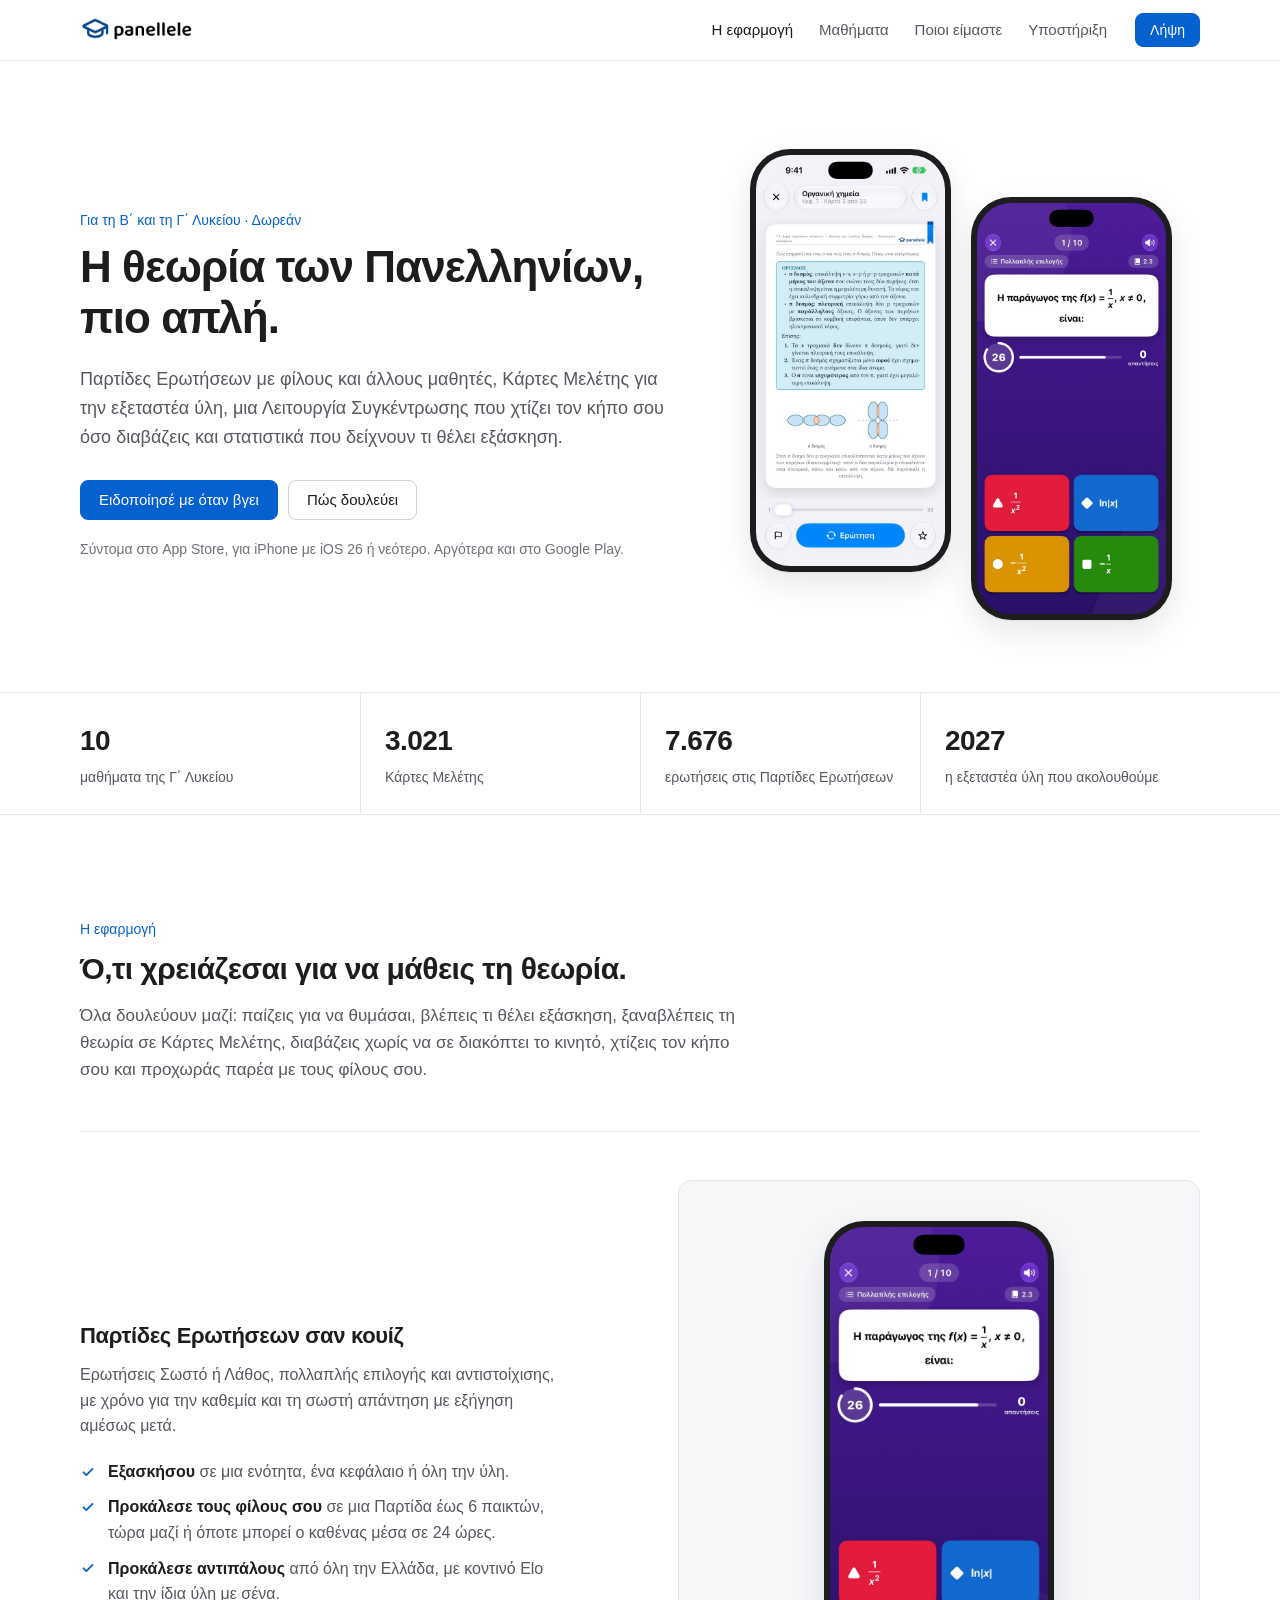
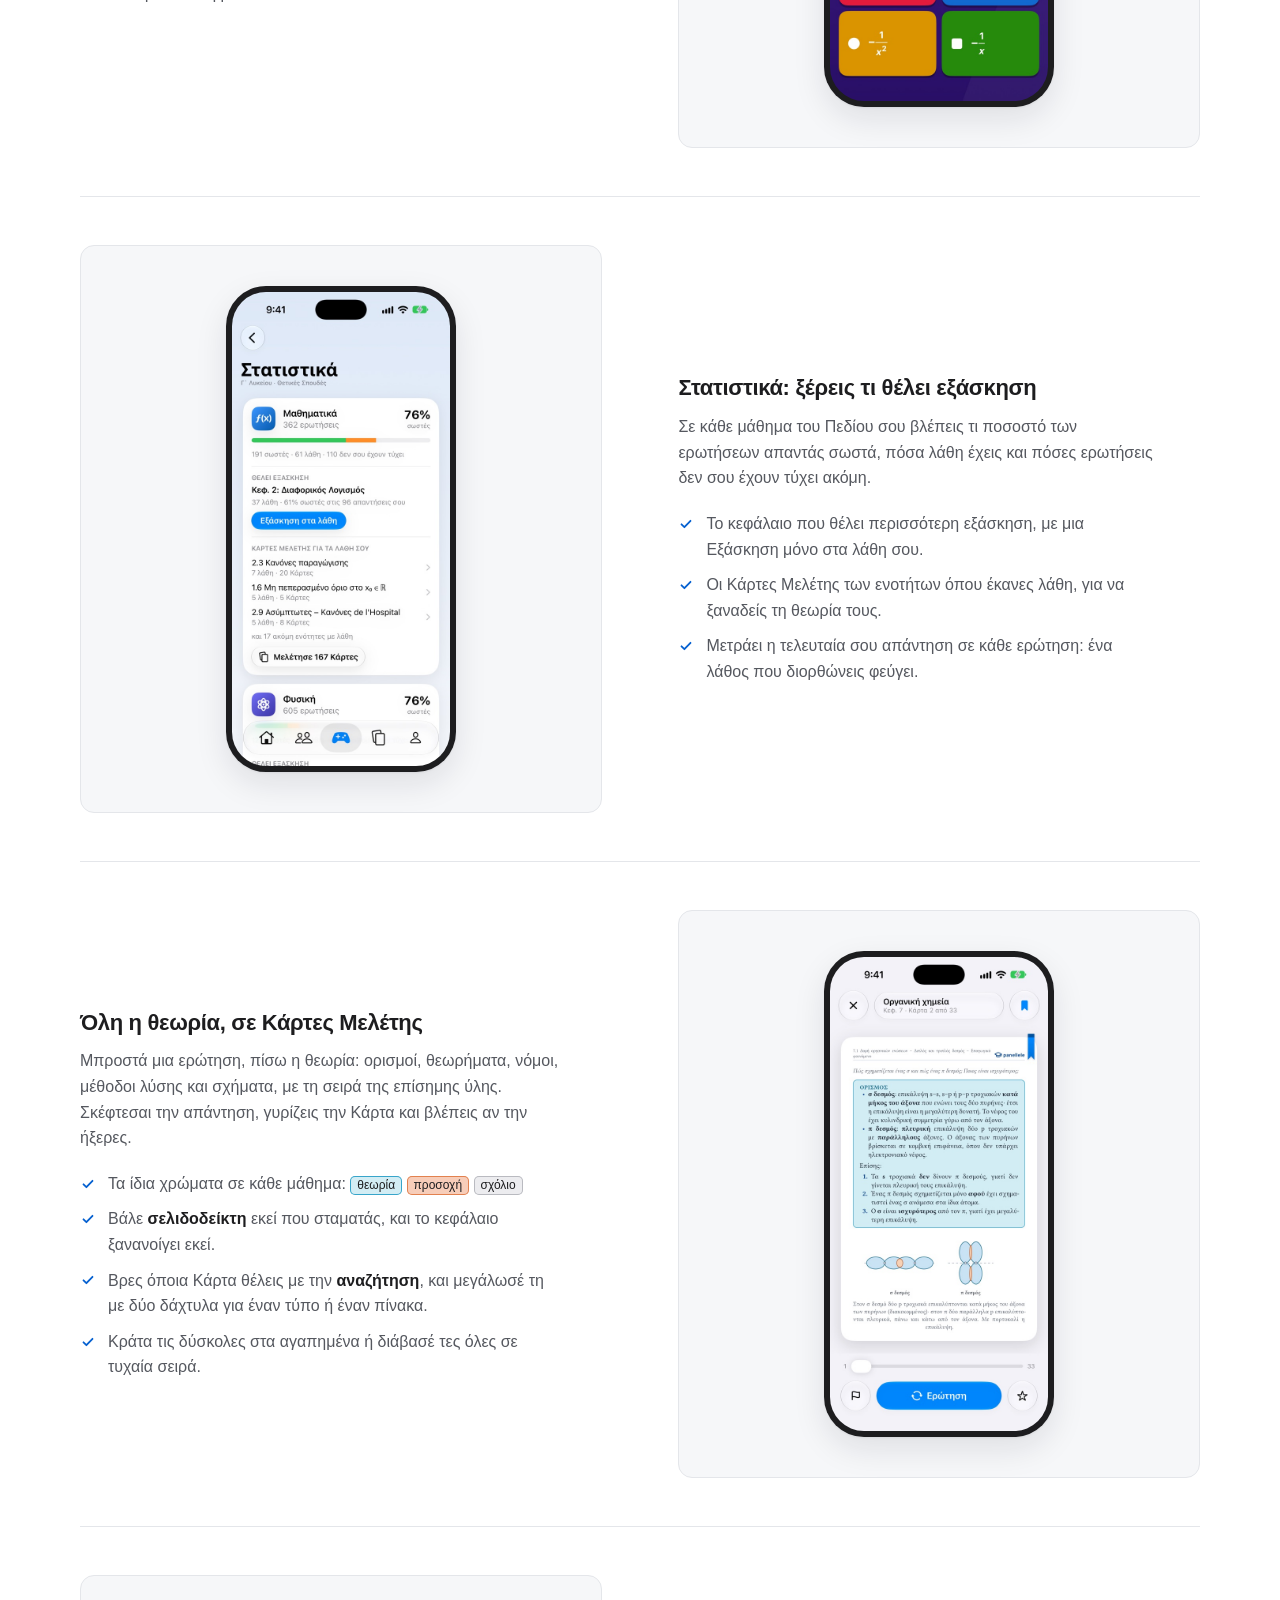
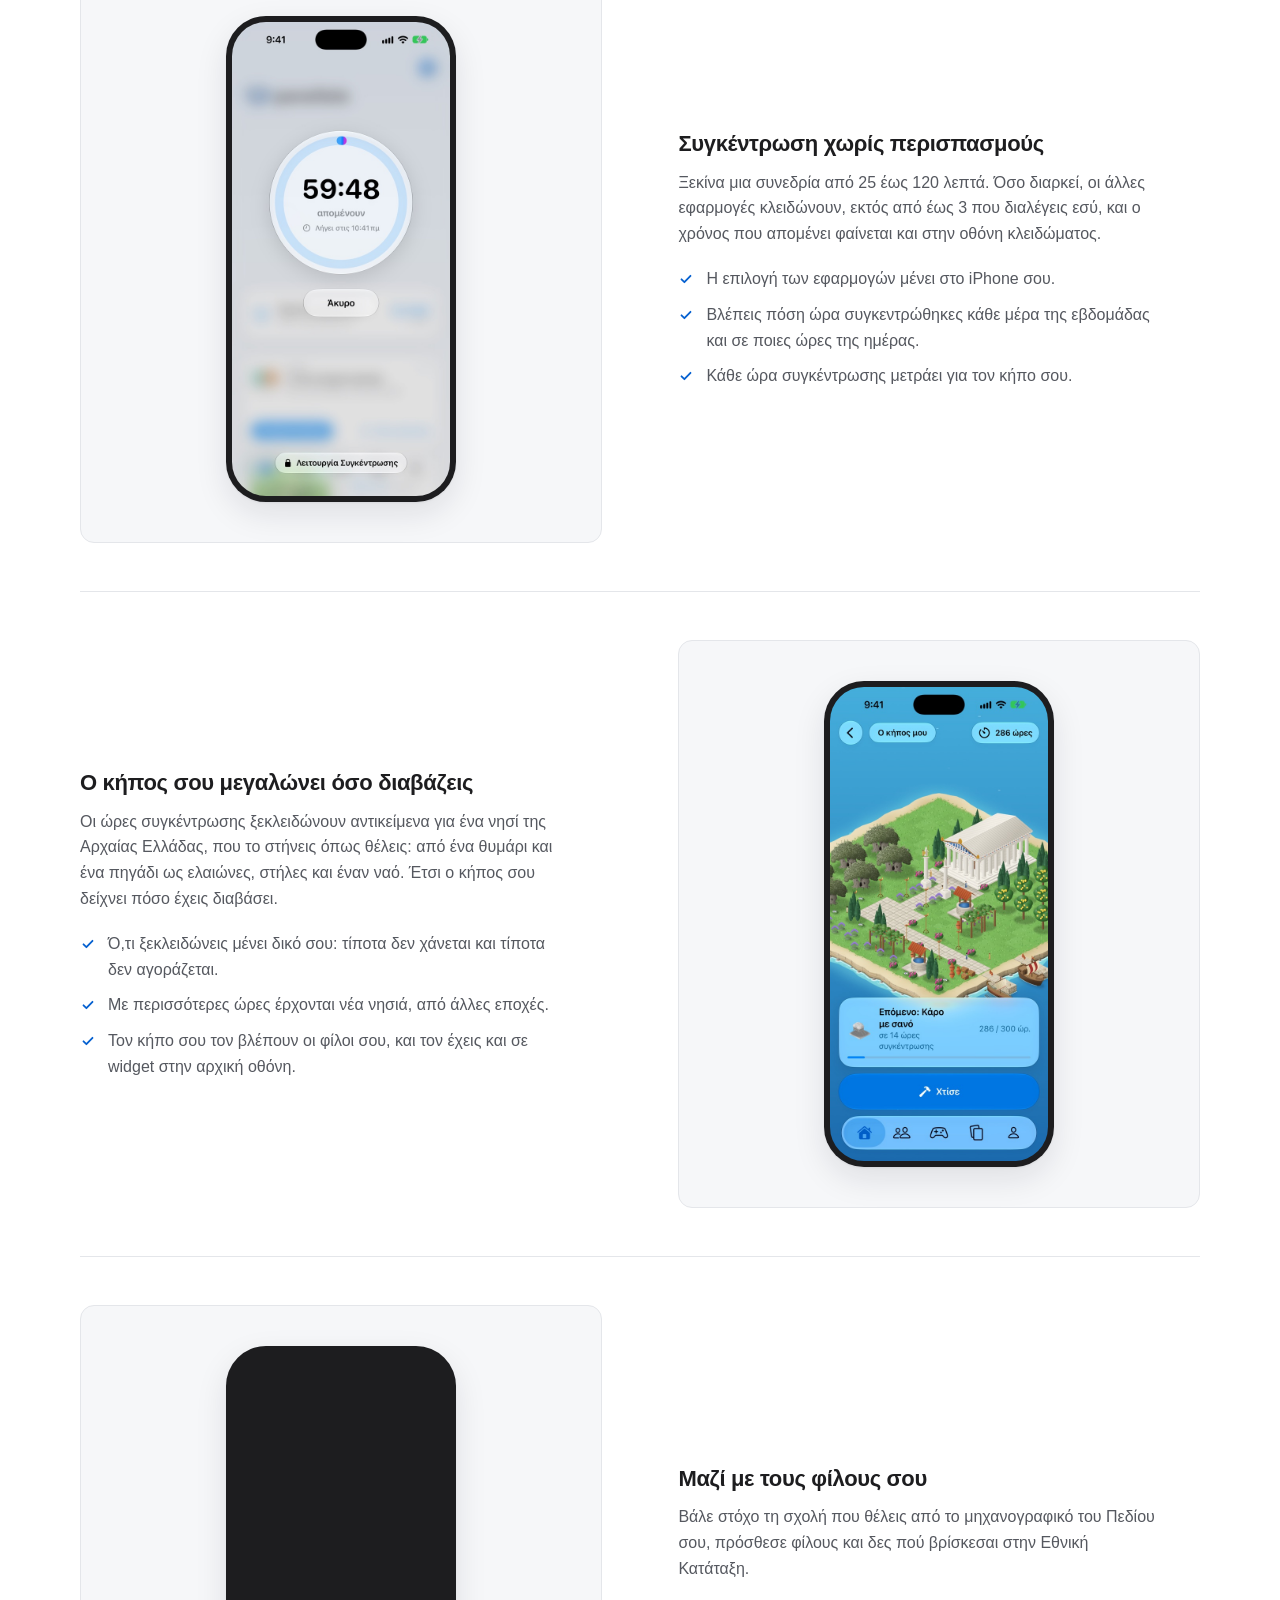
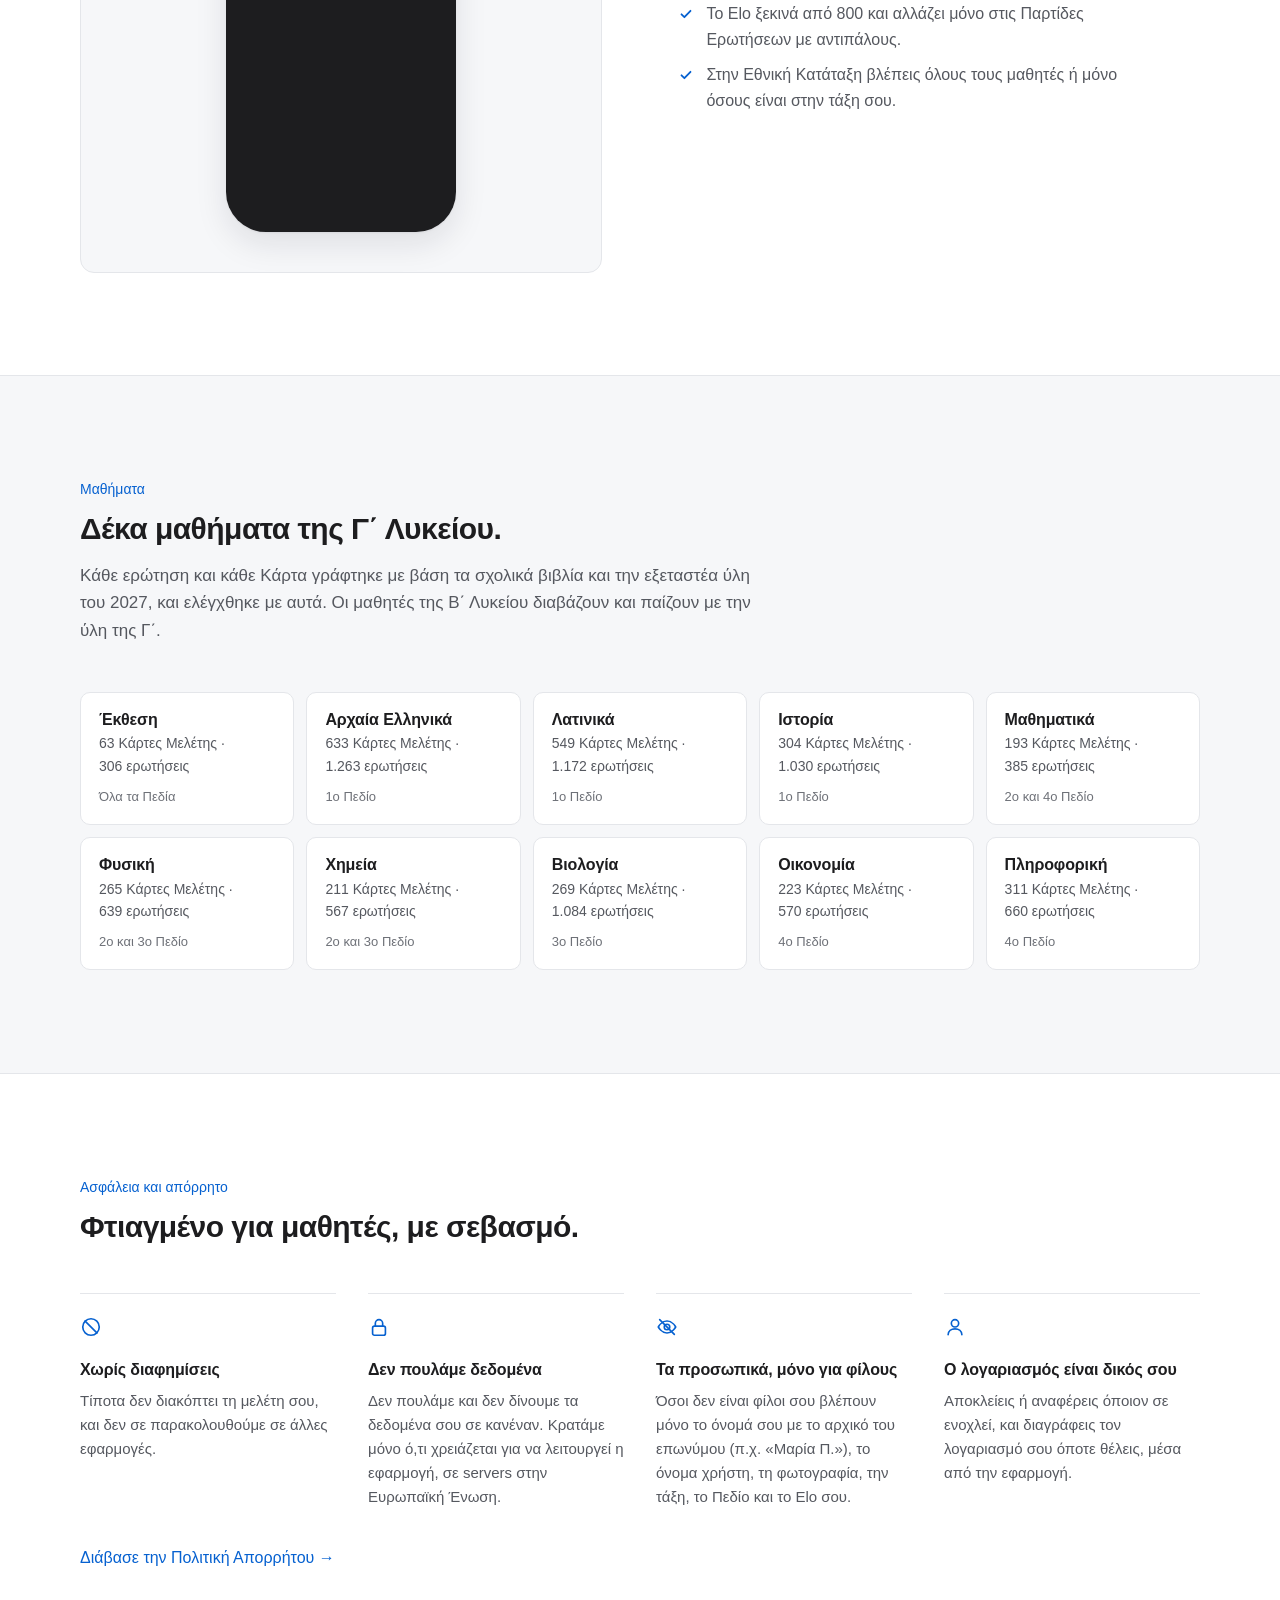
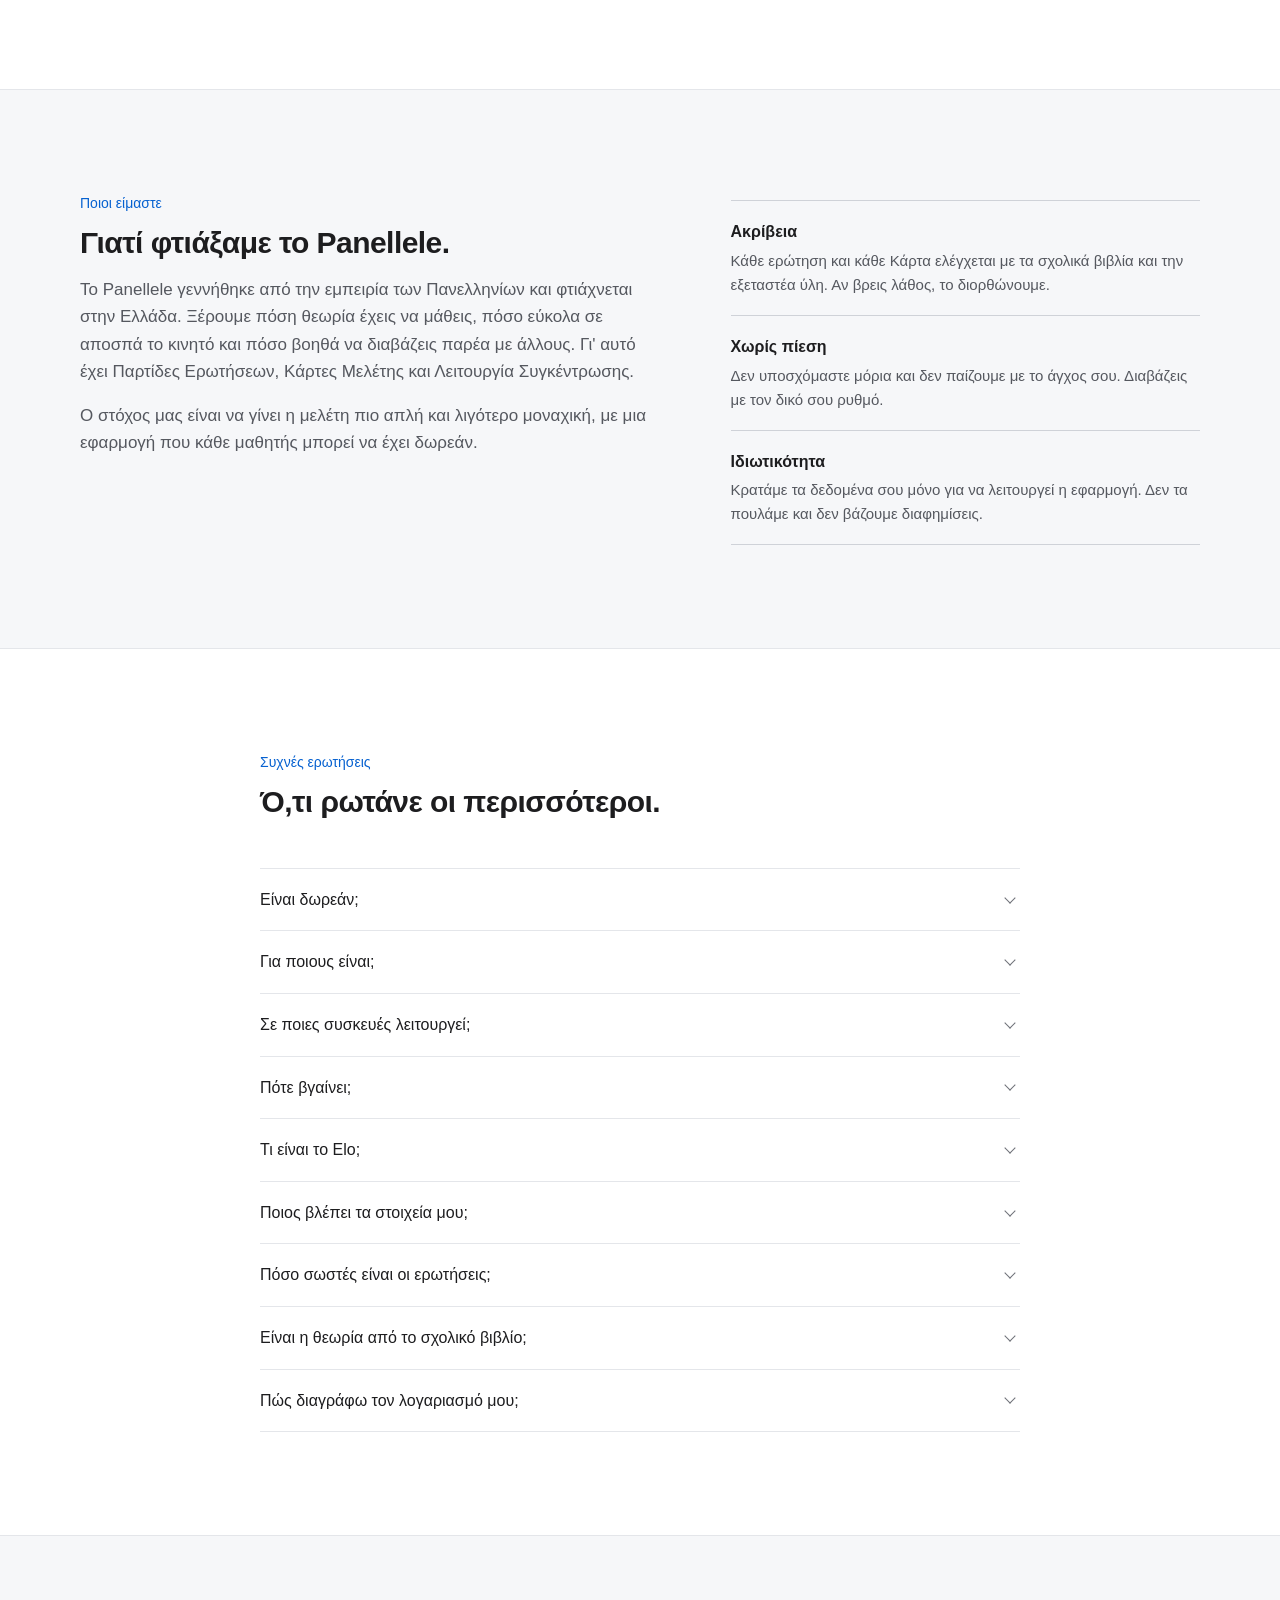
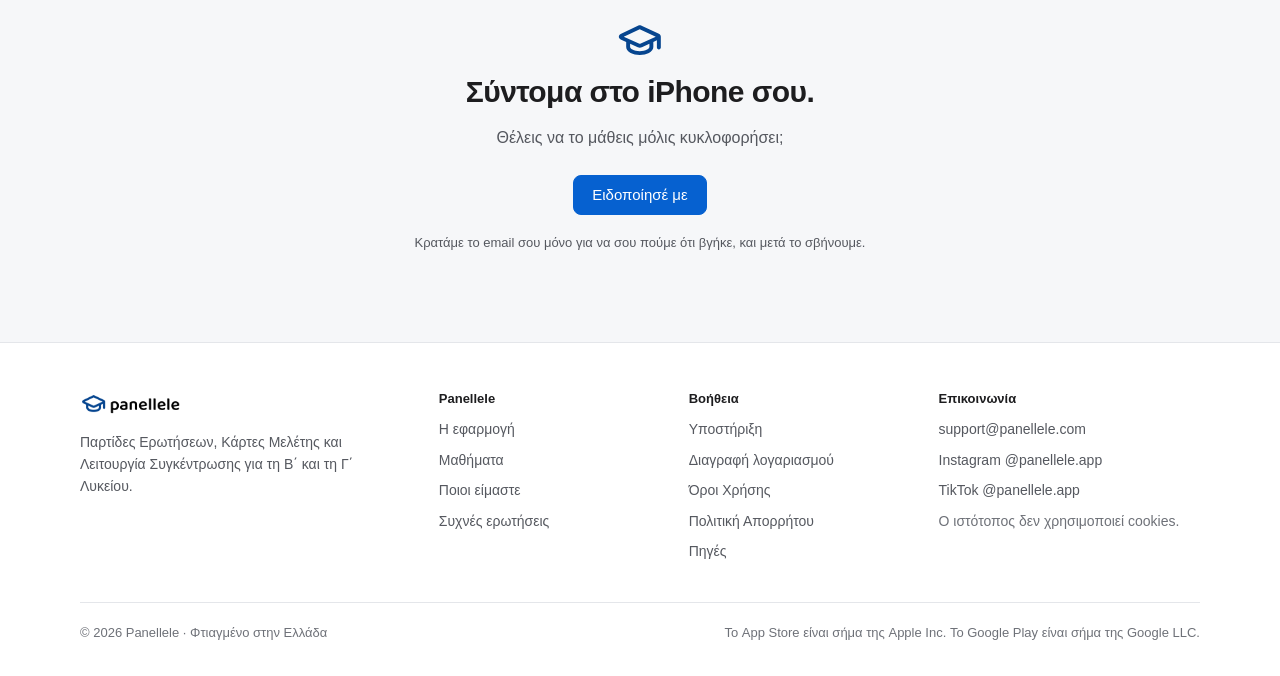
<file: index.html>
<!doctype html>
<html lang="el">
<head>
<meta charset="utf-8">
<meta name="viewport" content="width=device-width, initial-scale=1, viewport-fit=cover">
<meta http-equiv="Content-Security-Policy" content="default-src 'self'; img-src 'self' data:; style-src 'self'; script-src 'none'; object-src 'none'; base-uri 'none'; form-action 'none'">
<meta name="referrer" content="strict-origin-when-cross-origin">
<title>Panellele · Ο no1 βοηθός στο διάβασμα</title>
<meta name="description" content="Παρτίδες Ερωτήσεων με φίλους και άλλους μαθητές, Κάρτες Μελέτης για την εξεταστέα ύλη, Λειτουργία Συγκέντρωσης με τον κήπο σου και στατιστικά για τα λάθη σου. Δωρεάν, για τη Β΄ και τη Γ΄ Λυκείου.">
<link rel="canonical" href="https://panellele.com/">
<meta name="robots" content="index, follow">
<meta name="theme-color" content="#ffffff">
<meta name="color-scheme" content="light only">
<meta name="apple-mobile-web-app-title" content="Panellele">
<link rel="icon" href="/favicon.svg" type="image/svg+xml">
<link rel="icon" href="/assets/icon-32.png?v=5129329c" type="image/png" sizes="32x32">
<link rel="apple-touch-icon" href="/apple-touch-icon.png">
<meta property="og:type" content="website">
<meta property="og:site_name" content="Panellele">
<meta property="og:locale" content="el_GR">
<meta property="og:title" content="Panellele · Ο no1 βοηθός στο διάβασμα">
<meta property="og:description" content="Παρτίδες Ερωτήσεων με φίλους και άλλους μαθητές, Κάρτες Μελέτης για την εξεταστέα ύλη, Λειτουργία Συγκέντρωσης με τον κήπο σου και στατιστικά για τα λάθη σου. Δωρεάν, για τη Β΄ και τη Γ΄ Λυκείου.">
<meta property="og:url" content="https://panellele.com/">
<meta property="og:image" content="https://panellele.com/assets/og.jpg?v=eeeae248">
<meta property="og:image:width" content="1200">
<meta property="og:image:height" content="630">
<meta property="og:image:alt" content="Το λογότυπο του Panellele και δύο οθόνες της εφαρμογής: μια Κάρτα Μελέτης και μια ερώτηση Παρτίδας.">
<meta name="twitter:card" content="summary_large_image">
<link rel="stylesheet" href="/assets/site.css?v=f30239a4">

</head>
<body class="">
<a class="skip" href="#main">Μετάβαση στο περιεχόμενο</a>
<header class="site-header">
  <div class="wrap header-row">
    <a class="brand" href="/" aria-label="Panellele, αρχική σελίδα">
      <img src="/assets/wordmark.png?v=815b059f" alt="panellele" width="147" height="41">
    </a>
    <nav class="nav" aria-label="Κύριο μενού">
      <a href="/#efarmogi" aria-current="page">Η εφαρμογή</a>
      <a href="/#mathimata">Μαθήματα</a>
      <a href="/#poioi-eimaste">Ποιοι είμαστε</a>
      <a href="/support/">Υποστήριξη</a>
    </nav>
    <a class="button button-small header-cta" href="/#lipsi">Λήψη</a>
    <!-- Στο κινητό: το ίδιο μενού σε ένα <details>, χωρίς JavaScript. -->
    <details class="menu">
      <summary aria-label="Μενού"><span class="menu-icon" aria-hidden="true"></span></summary>
      <nav class="menu-panel" aria-label="Μενού">
        <a href="/#efarmogi">Η εφαρμογή</a>
        <a href="/#mathimata">Μαθήματα</a>
        <a href="/#poioi-eimaste">Ποιοι είμαστε</a>
        <a href="/#erotiseis">Συχνές ερωτήσεις</a>
        <a href="/support/">Υποστήριξη</a>
      </nav>
    </details>
  </div>
</header>
<main id="main">
<section class="hero">
  <div class="wrap hero-grid">
    <div class="hero-text">
      <p class="eyebrow">Για τη Β΄ και τη Γ΄ Λυκείου · Δωρεάν</p>
      <h1>Η θεωρία των Πανελληνίων, πιο απλή.</h1>
      <p class="lead">Παρτίδες Ερωτήσεων με φίλους και άλλους μαθητές, Κάρτες Μελέτης για την εξεταστέα ύλη, μια Λειτουργία Συγκέντρωσης που χτίζει τον κήπο σου όσο διαβάζεις και στατιστικά που δείχνουν τι θέλει εξάσκηση.</p>
      <div class="actions" id="lipsi">
        <a class="button" href="mailto:support@panellele.com?subject=%CE%95%CE%BD%CE%B7%CE%BC%CE%AD%CF%81%CF%89%CF%83%CE%B7%20%CE%B3%CE%B9%CE%B1%20%CF%84%CE%B7%CE%BD%20%CE%BA%CF%85%CE%BA%CE%BB%CE%BF%CF%86%CE%BF%CF%81%CE%AF%CE%B1">Ειδοποίησέ με όταν βγει</a>
        <a class="button button-secondary" href="#efarmogi">Πώς δουλεύει</a>
      </div>
      <p class="availability">Σύντομα στο App Store, για iPhone με iOS 26 ή νεότερο. Αργότερα και στο Google Play.</p>
    </div>
    <div class="hero-shots" aria-hidden="true">
      <figure class="phone"><img src="/assets/screens/card.jpg?v=ef814029" alt="" width="552" height="1200"></figure>
      <figure class="phone phone-lower"><img src="/assets/screens/game.jpg?v=5db34655" alt="" width="552" height="1200"></figure>
    </div>
  </div>
</section>

<section class="stats" aria-label="Το Panellele με αριθμούς">
  <div class="wrap stats-row">
    <div class="stat"><strong>10</strong><span>μαθήματα της Γ΄ Λυκείου</span></div>
    <div class="stat"><strong>3.021</strong><span>Κάρτες Μελέτης</span></div>
    <div class="stat"><strong>7.676</strong><span>ερωτήσεις στις Παρτίδες Ερωτήσεων</span></div>
    <div class="stat"><strong>2027</strong><span>η εξεταστέα ύλη που ακολουθούμε</span></div>
  </div>
</section>

<section class="section" id="efarmogi">
  <div class="wrap">
    <header class="section-head">
      <p class="eyebrow">Η εφαρμογή</p>
      <h2>Ό,τι χρειάζεσαι για να μάθεις τη θεωρία.</h2>
      <p>Όλα δουλεύουν μαζί: παίζεις για να θυμάσαι, βλέπεις τι θέλει εξάσκηση, ξαναβλέπεις τη θεωρία σε Κάρτες Μελέτης, διαβάζεις χωρίς να σε διακόπτει το κινητό, χτίζεις τον κήπο σου και προχωράς παρέα με τους φίλους σου.</p>
    </header>

    <article class="feature">
      <div class="feature-text">
        <h3>Παρτίδες Ερωτήσεων σαν κουίζ</h3>
        <p>Ερωτήσεις Σωστό ή Λάθος, πολλαπλής επιλογής και αντιστοίχισης, με χρόνο για την καθεμία και τη σωστή απάντηση με εξήγηση αμέσως μετά.</p>
        <ul class="ticks">
          <li><strong>Εξασκήσου</strong> σε μια ενότητα, ένα κεφάλαιο ή όλη την ύλη.</li>
          <li><strong>Προκάλεσε τους φίλους σου</strong> σε μια Παρτίδα έως 6 παικτών, τώρα μαζί ή όποτε μπορεί ο καθένας μέσα σε 24 ώρες.</li>
          <li><strong>Προκάλεσε αντιπάλους</strong> από όλη την Ελλάδα, με κοντινό Elo και την ίδια ύλη με σένα.</li>
        </ul>
      </div>
      <figure class="shot"><div class="phone"><img src="/assets/screens/game.jpg?v=5db34655" alt="Ερώτηση Μαθηματικών σε μια Παρτίδα: η παράγωγος της 1/x, με τέσσερις απαντήσεις σε κλάσματα και χρόνο για να απαντήσεις." width="552" height="1200" loading="lazy"></div></figure>
    </article>

    <article class="feature feature-flip">
      <div class="feature-text">
        <h3>Στατιστικά: ξέρεις τι θέλει εξάσκηση</h3>
        <p>Σε κάθε μάθημα του Πεδίου σου βλέπεις τι ποσοστό των ερωτήσεων απαντάς σωστά, πόσα λάθη έχεις και πόσες ερωτήσεις δεν σου έχουν τύχει ακόμη.</p>
        <ul class="ticks">
          <li>Το κεφάλαιο που θέλει περισσότερη εξάσκηση, με μια Εξάσκηση μόνο στα λάθη σου.</li>
          <li>Οι Κάρτες Μελέτης των ενοτήτων όπου έκανες λάθη, για να ξαναδείς τη θεωρία τους.</li>
          <li>Μετράει η τελευταία σου απάντηση σε κάθε ερώτηση: ένα λάθος που διορθώνεις φεύγει.</li>
        </ul>
      </div>
      <figure class="shot"><div class="phone"><img src="/assets/screens/stats.jpg?v=d683421c" alt="Τα Στατιστικά των Μαθηματικών: 76% σωστές απαντήσεις, 61 λάθη, το κεφάλαιο που θέλει εξάσκηση και οι Κάρτες Μελέτης για τα λάθη." width="552" height="1200" loading="lazy"></div></figure>
    </article>

    <article class="feature">
      <div class="feature-text">
        <h3>Όλη η θεωρία, σε Κάρτες Μελέτης</h3>
        <p>Μπροστά μια ερώτηση, πίσω η θεωρία: ορισμοί, θεωρήματα, νόμοι, μέθοδοι λύσης και σχήματα, με τη σειρά της επίσημης ύλης. Σκέφτεσαι την απάντηση, γυρίζεις την Κάρτα και βλέπεις αν την ήξερες.</p>
        <ul class="ticks">
          <li>Τα ίδια χρώματα σε κάθε μάθημα: <span class="tag tag-blue">θεωρία</span> <span class="tag tag-orange">προσοχή</span> <span class="tag tag-gray">σχόλιο</span></li>
          <li>Βάλε <strong>σελιδοδείκτη</strong> εκεί που σταματάς, και το κεφάλαιο ξανανοίγει εκεί.</li>
          <li>Βρες όποια Κάρτα θέλεις με την <strong>αναζήτηση</strong>, και μεγάλωσέ τη με δύο δάχτυλα για έναν τύπο ή έναν πίνακα.</li>
          <li>Κράτα τις δύσκολες στα αγαπημένα ή διάβασέ τες όλες σε τυχαία σειρά.</li>
        </ul>
      </div>
      <figure class="shot"><div class="phone"><img src="/assets/screens/card.jpg?v=ef814029" alt="Η πίσω όψη μιας Κάρτας Χημείας: πώς σχηματίζονται οι δεσμοί σ και π, με σχήμα της επικάλυψης των τροχιακών, και ο σελιδοδείκτης του κεφαλαίου πάνω της." width="552" height="1200" loading="lazy"></div></figure>
    </article>

    <article class="feature feature-flip">
      <div class="feature-text">
        <h3>Συγκέντρωση χωρίς περισπασμούς</h3>
        <p>Ξεκίνα μια συνεδρία από 25 έως 120 λεπτά. Όσο διαρκεί, οι άλλες εφαρμογές κλειδώνουν, εκτός από έως 3 που διαλέγεις εσύ, και ο χρόνος που απομένει φαίνεται και στην οθόνη κλειδώματος.</p>
        <ul class="ticks">
          <li>Η επιλογή των εφαρμογών μένει στο iPhone σου.</li>
          <li>Βλέπεις πόση ώρα συγκεντρώθηκες κάθε μέρα της εβδομάδας και σε ποιες ώρες της ημέρας.</li>
          <li>Κάθε ώρα συγκέντρωσης μετράει για τον κήπο σου.</li>
        </ul>
      </div>
      <figure class="shot"><div class="phone"><img src="/assets/screens/focus.jpg?v=e341c480" alt="Μια συνεδρία συγκέντρωσης σε εξέλιξη, με σχεδόν μία ώρα που απομένει και την ώρα που λήγει." width="552" height="1200" loading="lazy"></div></figure>
    </article>

    <article class="feature">
      <div class="feature-text">
        <h3>Ο κήπος σου μεγαλώνει όσο διαβάζεις</h3>
        <p>Οι ώρες συγκέντρωσης ξεκλειδώνουν αντικείμενα για ένα νησί της Αρχαίας Ελλάδας, που το στήνεις όπως θέλεις: από ένα θυμάρι και ένα πηγάδι ως ελαιώνες, στήλες και έναν ναό. Έτσι ο κήπος σου δείχνει πόσο έχεις διαβάσει.</p>
        <ul class="ticks">
          <li>Ό,τι ξεκλειδώνεις μένει δικό σου: τίποτα δεν χάνεται και τίποτα δεν αγοράζεται.</li>
          <li>Με περισσότερες ώρες έρχονται νέα νησιά, από άλλες εποχές.</li>
          <li>Τον κήπο σου τον βλέπουν οι φίλοι σου, και τον έχεις και σε widget στην αρχική οθόνη.</li>
        </ul>
      </div>
      <figure class="shot"><div class="phone"><img src="/assets/screens/garden.jpg?v=9baf6bda" alt="Ο κήπος της Αρχαίας Ελλάδας με 286 ώρες συγκέντρωσης: ο ναός, δύο στήλες, ελαιώνας, πηγάδια και λεμονιές." width="552" height="1200" loading="lazy"></div></figure>
    </article>

    <article class="feature feature-flip">
      <div class="feature-text">
        <h3>Μαζί με τους φίλους σου</h3>
        <p>Βάλε στόχο τη σχολή που θέλεις από το μηχανογραφικό του Πεδίου σου, πρόσθεσε φίλους και δες πού βρίσκεσαι στην Εθνική Κατάταξη.</p>
        <ul class="ticks">
          <li>Το Elo ξεκινά από 800 και αλλάζει μόνο στις Παρτίδες Ερωτήσεων με αντιπάλους.</li>
          <li>Στην Εθνική Κατάταξη βλέπεις όλους τους μαθητές ή μόνο όσους είναι στην τάξη σου.</li>
        </ul>
      </div>
      <figure class="shot"><div class="phone"><img src="/assets/screens/ranking.jpg?v=bc093ad8" alt="Η Εθνική Κατάταξη με βάθρο για τους τρεις πρώτους μαθητές." width="552" height="1200" loading="lazy"></div></figure>
    </article>
  </div>
</section>

<section class="section section-soft" id="mathimata">
  <div class="wrap">
    <header class="section-head">
      <p class="eyebrow">Μαθήματα</p>
      <h2>Δέκα μαθήματα της Γ΄ Λυκείου.</h2>
      <p>Κάθε ερώτηση και κάθε Κάρτα γράφτηκε με βάση τα σχολικά βιβλία και την εξεταστέα ύλη του 2027, και ελέγχθηκε με αυτά. Οι μαθητές της Β΄ Λυκείου διαβάζουν και παίζουν με την ύλη της Γ΄.</p>
    </header>
    <ul class="subjects">
      <li class="subject">
        <h3>Έκθεση</h3>
        <p>63&nbsp;Κάρτες Μελέτης · 306&nbsp;ερωτήσεις</p>
        <span class="field">Όλα τα Πεδία</span>
      </li>
      <li class="subject">
        <h3>Αρχαία Ελληνικά</h3>
        <p>633&nbsp;Κάρτες Μελέτης · 1.263&nbsp;ερωτήσεις</p>
        <span class="field">1ο Πεδίο</span>
      </li>
      <li class="subject">
        <h3>Λατινικά</h3>
        <p>549&nbsp;Κάρτες Μελέτης · 1.172&nbsp;ερωτήσεις</p>
        <span class="field">1ο Πεδίο</span>
      </li>
      <li class="subject">
        <h3>Ιστορία</h3>
        <p>304&nbsp;Κάρτες Μελέτης · 1.030&nbsp;ερωτήσεις</p>
        <span class="field">1ο Πεδίο</span>
      </li>
      <li class="subject">
        <h3>Μαθηματικά</h3>
        <p>193&nbsp;Κάρτες Μελέτης · 385&nbsp;ερωτήσεις</p>
        <span class="field">2ο και 4ο Πεδίο</span>
      </li>
      <li class="subject">
        <h3>Φυσική</h3>
        <p>265&nbsp;Κάρτες Μελέτης · 639&nbsp;ερωτήσεις</p>
        <span class="field">2ο και 3ο Πεδίο</span>
      </li>
      <li class="subject">
        <h3>Χημεία</h3>
        <p>211&nbsp;Κάρτες Μελέτης · 567&nbsp;ερωτήσεις</p>
        <span class="field">2ο και 3ο Πεδίο</span>
      </li>
      <li class="subject">
        <h3>Βιολογία</h3>
        <p>269&nbsp;Κάρτες Μελέτης · 1.084&nbsp;ερωτήσεις</p>
        <span class="field">3ο Πεδίο</span>
      </li>
      <li class="subject">
        <h3>Οικονομία</h3>
        <p>223&nbsp;Κάρτες Μελέτης · 570&nbsp;ερωτήσεις</p>
        <span class="field">4ο Πεδίο</span>
      </li>
      <li class="subject">
        <h3>Πληροφορική</h3>
        <p>311&nbsp;Κάρτες Μελέτης · 660&nbsp;ερωτήσεις</p>
        <span class="field">4ο Πεδίο</span>
      </li>
    </ul>
  </div>
</section>

<section class="section" id="asfaleia">
  <div class="wrap">
    <header class="section-head">
      <p class="eyebrow">Ασφάλεια και απόρρητο</p>
      <h2>Φτιαγμένο για μαθητές, με σεβασμό.</h2>
    </header>
    <ul class="points">
      <li>
        <svg class="icon" aria-hidden="true" viewBox="0 0 24 24" width="22" height="22" fill="none" stroke="currentColor" stroke-width="1.8" stroke-linecap="round" stroke-linejoin="round"><circle cx="12" cy="12" r="9"/><path d="M5.6 5.6l12.8 12.8"/></svg>
        <h3>Χωρίς διαφημίσεις</h3>
        <p>Τίποτα δεν διακόπτει τη μελέτη σου, και δεν σε παρακολουθούμε σε άλλες εφαρμογές.</p>
      </li>
      <li>
        <svg class="icon" aria-hidden="true" viewBox="0 0 24 24" width="22" height="22" fill="none" stroke="currentColor" stroke-width="1.8" stroke-linecap="round" stroke-linejoin="round"><rect x="5" y="11" width="14" height="10" rx="2"/><path d="M8 11V8a4 4 0 0 1 8 0v3"/></svg>
        <h3>Δεν πουλάμε δεδομένα</h3>
        <p>Δεν πουλάμε και δεν δίνουμε τα δεδομένα σου σε κανέναν. Κρατάμε μόνο ό,τι χρειάζεται για να λειτουργεί η εφαρμογή, σε servers στην Ευρωπαϊκή Ένωση.</p>
      </li>
      <li>
        <svg class="icon" aria-hidden="true" viewBox="0 0 24 24" width="22" height="22" fill="none" stroke="currentColor" stroke-width="1.8" stroke-linecap="round" stroke-linejoin="round"><path d="M2.5 12S6 5.5 12 5.5 21.5 12 21.5 12 18 18.5 12 18.5 2.5 12 2.5 12z"/><circle cx="12" cy="12" r="3"/><path d="M4 4l16 16"/></svg>
        <h3>Τα προσωπικά, μόνο για φίλους</h3>
        <p>Όσοι δεν είναι φίλοι σου βλέπουν μόνο το όνομά σου με το αρχικό του επωνύμου (π.χ. «Μαρία Π.»), το όνομα χρήστη, τη φωτογραφία, την τάξη, το Πεδίο και το Elo σου.</p>
      </li>
      <li>
        <svg class="icon" aria-hidden="true" viewBox="0 0 24 24" width="22" height="22" fill="none" stroke="currentColor" stroke-width="1.8" stroke-linecap="round" stroke-linejoin="round"><circle cx="12" cy="8" r="4"/><path d="M4.5 20.5c0-4 3.4-6.5 7.5-6.5s7.5 2.5 7.5 6.5"/></svg>
        <h3>Ο λογαριασμός είναι δικός σου</h3>
        <p>Αποκλείεις ή αναφέρεις όποιον σε ενοχλεί, και διαγράφεις τον λογαριασμό σου όποτε θέλεις, μέσα από την εφαρμογή.</p>
      </li>
    </ul>
    <p><a class="link-arrow" href="/privacy/">Διάβασε την Πολιτική Απορρήτου</a></p>
  </div>
</section>

<section class="section section-soft" id="poioi-eimaste">
  <div class="wrap about">
    <div>
      <p class="eyebrow">Ποιοι είμαστε</p>
      <h2>Γιατί φτιάξαμε το Panellele.</h2>
      <p>Το Panellele γεννήθηκε από την εμπειρία των Πανελληνίων και φτιάχνεται στην Ελλάδα. Ξέρουμε πόση θεωρία έχεις να μάθεις, πόσο εύκολα σε αποσπά το κινητό και πόσο βοηθά να διαβάζεις παρέα με άλλους. Γι' αυτό έχει Παρτίδες Ερωτήσεων, Κάρτες Μελέτης και Λειτουργία Συγκέντρωσης.</p>
      <p>Ο στόχος μας είναι να γίνει η μελέτη πιο απλή και λιγότερο μοναχική, με μια εφαρμογή που κάθε μαθητής μπορεί να έχει δωρεάν.</p>
    </div>
    <dl class="values">
      <div><dt>Ακρίβεια</dt><dd>Κάθε ερώτηση και κάθε Κάρτα ελέγχεται με τα σχολικά βιβλία και την εξεταστέα ύλη. Αν βρεις λάθος, το διορθώνουμε.</dd></div>
      <div><dt>Χωρίς πίεση</dt><dd>Δεν υποσχόμαστε μόρια και δεν παίζουμε με το άγχος σου. Διαβάζεις με τον δικό σου ρυθμό.</dd></div>
      <div><dt>Ιδιωτικότητα</dt><dd>Κρατάμε τα δεδομένα σου μόνο για να λειτουργεί η εφαρμογή. Δεν τα πουλάμε και δεν βάζουμε διαφημίσεις.</dd></div>
    </dl>
  </div>
</section>

<section class="section" id="erotiseis">
  <div class="wrap narrow">
    <header class="section-head">
      <p class="eyebrow">Συχνές ερωτήσεις</p>
      <h2>Ό,τι ρωτάνε οι περισσότεροι.</h2>
    </header>
    <div class="faq">
      <details>
        <summary>Είναι δωρεάν;</summary>
        <p>Ναι. Όλες οι λειτουργίες του Panellele είναι δωρεάν, χωρίς διαφημίσεις και χωρίς αγορές μέσα στην εφαρμογή.</p>
      </details>
      <details>
        <summary>Για ποιους είναι;</summary>
        <p>Για μαθητές της Β΄ και της Γ΄ Λυκείου, από 15 ετών. Οι μαθητές της Β΄, που ξεκινούν ήδη την προετοιμασία για τις Πανελλήνιες, διαβάζουν και παίζουν με την ύλη της Γ΄.</p>
      </details>
      <details>
        <summary>Σε ποιες συσκευές λειτουργεί;</summary>
        <p>Σε iPhone με iOS 26 ή νεότερο. Η έκδοση για Android έρχεται αργότερα.</p>
      </details>
      <details>
        <summary>Πότε βγαίνει;</summary>
        <p>Ετοιμάζουμε την πρώτη έκδοση για iPhone. <a href="mailto:support@panellele.com?subject=%CE%95%CE%BD%CE%B7%CE%BC%CE%AD%CF%81%CF%89%CF%83%CE%B7%20%CE%B3%CE%B9%CE%B1%20%CF%84%CE%B7%CE%BD%20%CE%BA%CF%85%CE%BA%CE%BB%CE%BF%CF%86%CE%BF%CF%81%CE%AF%CE%B1">Γράψε μας</a> αν θέλεις να σε ειδοποιήσουμε μόλις κυκλοφορήσει.</p>
      </details>
      <details>
        <summary>Τι είναι το Elo;</summary>
        <p>Ένας αριθμός που δείχνει πόσο καλά τα πας στις Παρτίδες Ερωτήσεων με αντιπάλους, όπως στο σκάκι. Ξεκινά από 800, ανεβαίνει όταν τερματίζεις πιο ψηλά από τους αντιπάλους σου και πέφτει όταν τερματίζεις πιο χαμηλά. Οι Παρτίδες Ερωτήσεων με φίλους και η Εξάσκηση δεν το αλλάζουν.</p>
      </details>
      <details>
        <summary>Ποιος βλέπει τα στοιχεία μου;</summary>
        <p>Οι άλλοι μαθητές βλέπουν το όνομά σου με το αρχικό του επωνύμου (π.χ. «Μαρία Π.»), το όνομα χρήστη, τη φωτογραφία, την τάξη, το Πεδίο και το Elo σου. Ολόκληρο το επώνυμο, τον στόχο, τις ώρες συγκέντρωσης και τον κήπο σου τα βλέπουν μόνο οι φίλοι σου. Περισσότερα στην <a href="/privacy/">Πολιτική Απορρήτου</a>.</p>
      </details>
      <details>
        <summary>Πόσο σωστές είναι οι ερωτήσεις;</summary>
        <p>Κάθε ερώτηση και κάθε Κάρτα γράφτηκε με βάση τα σχολικά βιβλία και την εξεταστέα ύλη του 2027, και ελέγχθηκε με αυτά. Αν βρεις κάποιο λάθος, <a href="/support/#lathos">πες μας</a> για να το διορθώσουμε.</p>
      </details>
      <details>
        <summary>Είναι η θεωρία από το σχολικό βιβλίο;</summary>
        <p>Τη γράφουμε κυρίως με δικά μας λόγια. Όσα στις εξετάσεις ζητούνται όπως είναι γραμμένα στο σχολικό βιβλίο, όπως ορισμοί, θεωρήματα και αποδείξεις, είναι αυτούσια. Από ποια βιβλία είναι, ποιοι τα έγραψαν και ποιος τα εκδίδει θα το βρεις στις <a href="/sources/">Πηγές</a>.</p>
      </details>
      <details>
        <summary>Πώς διαγράφω τον λογαριασμό μου;</summary>
        <p>Από την εφαρμογή: Προφίλ › Διαγραφή λογαριασμού. Αν δεν την έχεις πια στο κινητό, δες <a href="/support/#diagrafi">εδώ</a>.</p>
      </details>
    </div>
  </div>
</section>

<section class="cta">
  <div class="wrap narrow">
    <img class="cta-hat" src="/assets/hat.svg?v=924123c8" alt="" width="44" height="33">
    <h2>Σύντομα στο iPhone σου.</h2>
    <p>Θέλεις να το μάθεις μόλις κυκλοφορήσει;</p>
    <a class="button" href="mailto:support@panellele.com?subject=%CE%95%CE%BD%CE%B7%CE%BC%CE%AD%CF%81%CF%89%CF%83%CE%B7%20%CE%B3%CE%B9%CE%B1%20%CF%84%CE%B7%CE%BD%20%CE%BA%CF%85%CE%BA%CE%BB%CE%BF%CF%86%CE%BF%CF%81%CE%AF%CE%B1">Ειδοποίησέ με</a>
    <p class="fine">Κρατάμε το email σου μόνο για να σου πούμε ότι βγήκε, και μετά το σβήνουμε.</p>
  </div>
</section>
</main>
<footer class="site-footer">
  <div class="wrap footer-grid">
    <div class="footer-brand">
      <img src="/assets/wordmark.png?v=815b059f" alt="panellele" width="126" height="35">
      <p>Παρτίδες Ερωτήσεων, Κάρτες Μελέτης και Λειτουργία Συγκέντρωσης για τη Β΄ και τη Γ΄ Λυκείου.</p>
    </div>
    <nav class="footer-links" aria-label="Σύνδεσμοι">
      <h2>Panellele</h2>
      <a href="/#efarmogi">Η εφαρμογή</a>
      <a href="/#mathimata">Μαθήματα</a>
      <a href="/#poioi-eimaste">Ποιοι είμαστε</a>
      <a href="/#erotiseis">Συχνές ερωτήσεις</a>
    </nav>
    <nav class="footer-links" aria-label="Βοήθεια και νομικά">
      <h2>Βοήθεια</h2>
      <a href="/support/">Υποστήριξη</a>
      <a href="/support/#diagrafi">Διαγραφή λογαριασμού</a>
      <a href="/terms/">Όροι Χρήσης</a>
      <a href="/privacy/">Πολιτική Απορρήτου</a>
      <a href="/sources/">Πηγές</a>
    </nav>
    <div class="footer-links">
      <h2>Επικοινωνία</h2>
      <a href="mailto:support@panellele.com">support@panellele.com</a>
      <a href="https://www.instagram.com/panellele.app/">Instagram @panellele.app</a>
      <a href="https://www.tiktok.com/@panellele.app">TikTok @panellele.app</a>
      <p class="muted">Ο ιστότοπος δεν χρησιμοποιεί cookies.</p>
    </div>
  </div>
  <div class="wrap footer-bottom">
    <p>© 2026 Panellele · Φτιαγμένο στην Ελλάδα</p>
    <p class="muted">Το App Store είναι σήμα της Apple Inc. Το Google Play είναι σήμα της Google LLC.</p>
  </div>
</footer>
</body>
</html>
</file>
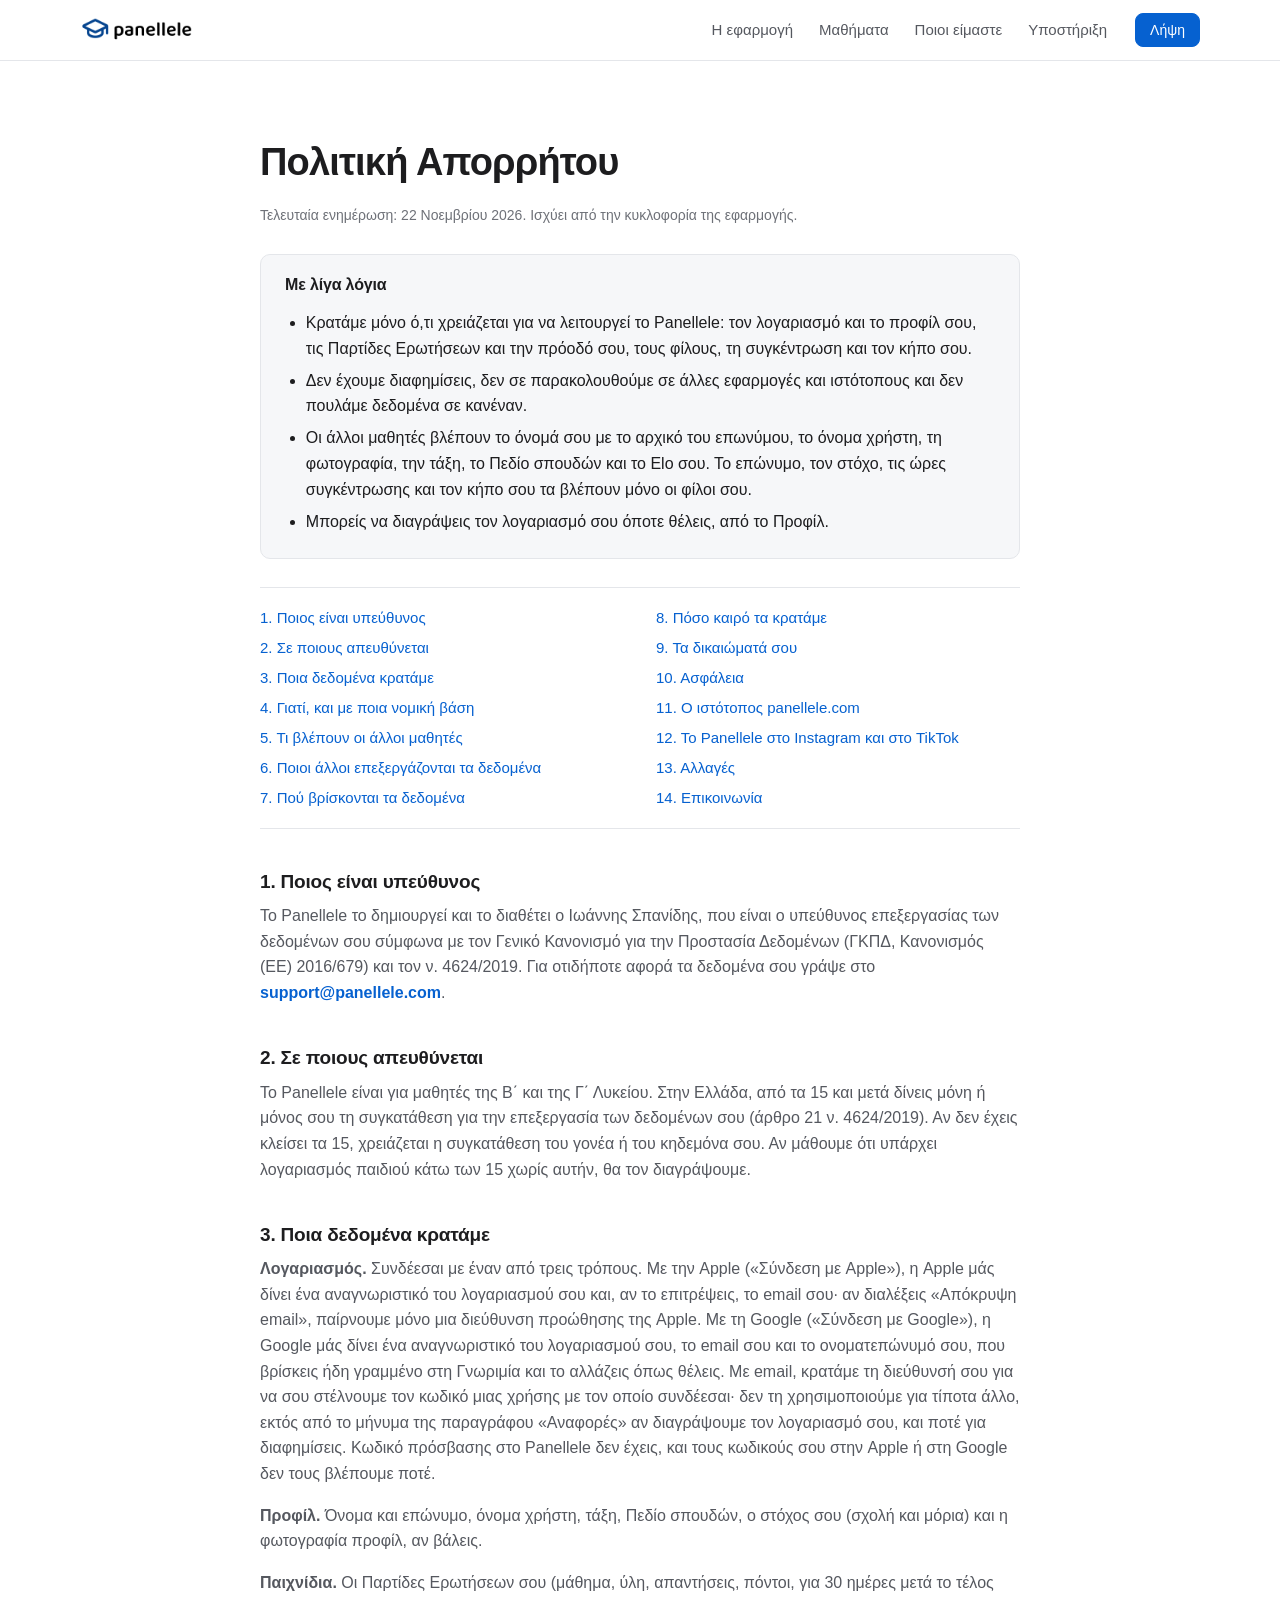
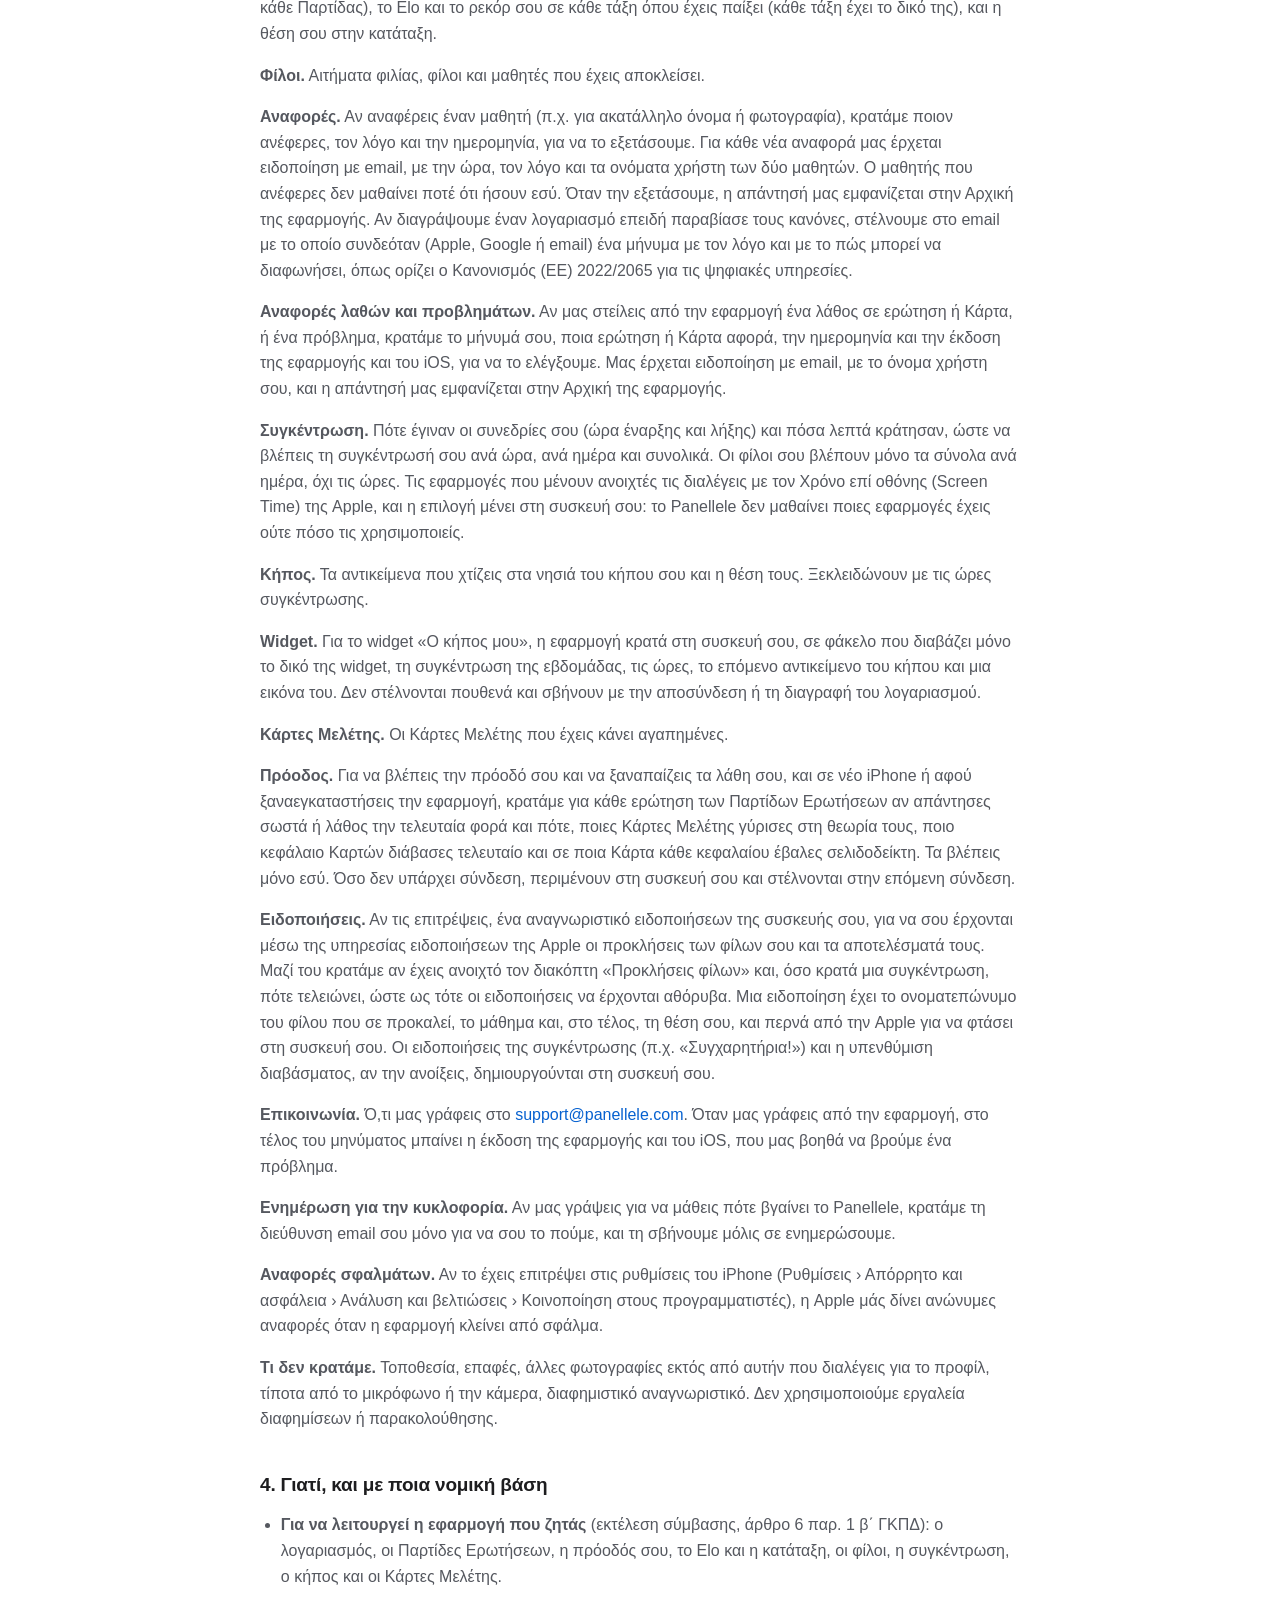
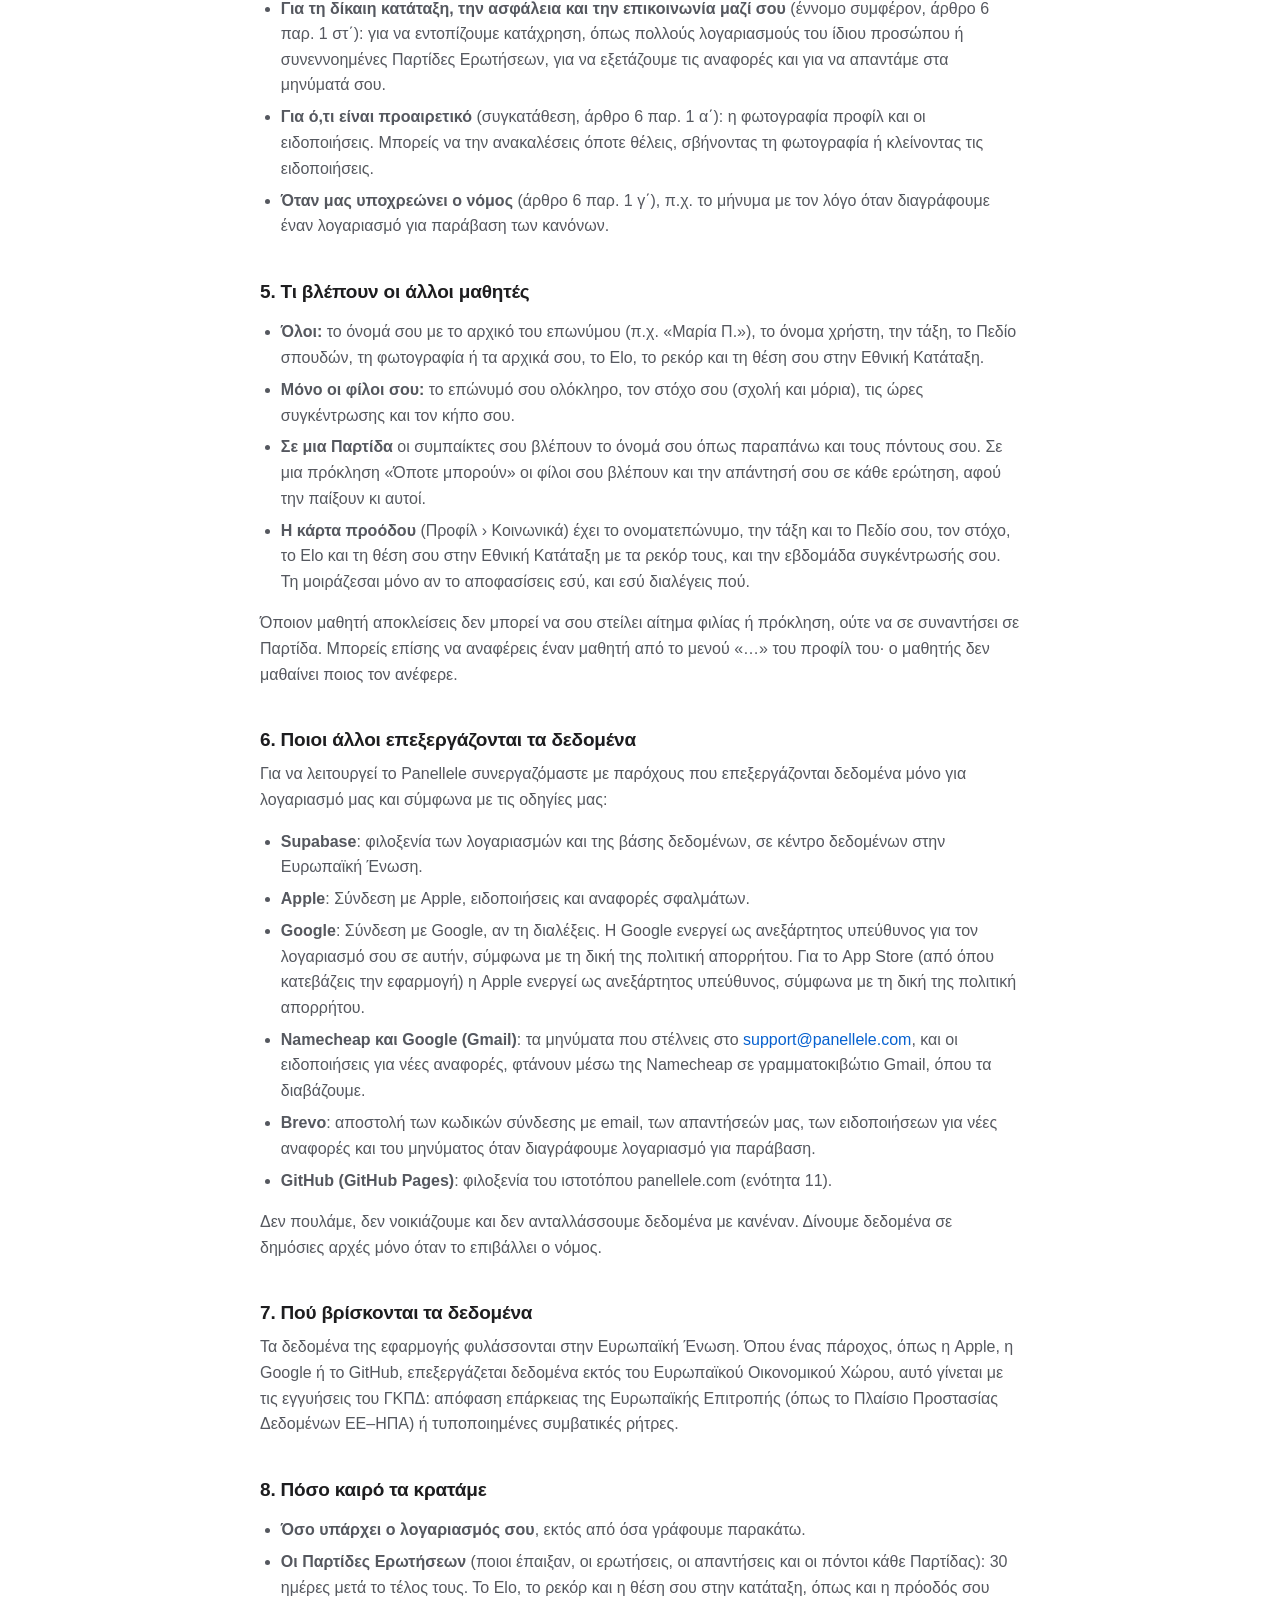
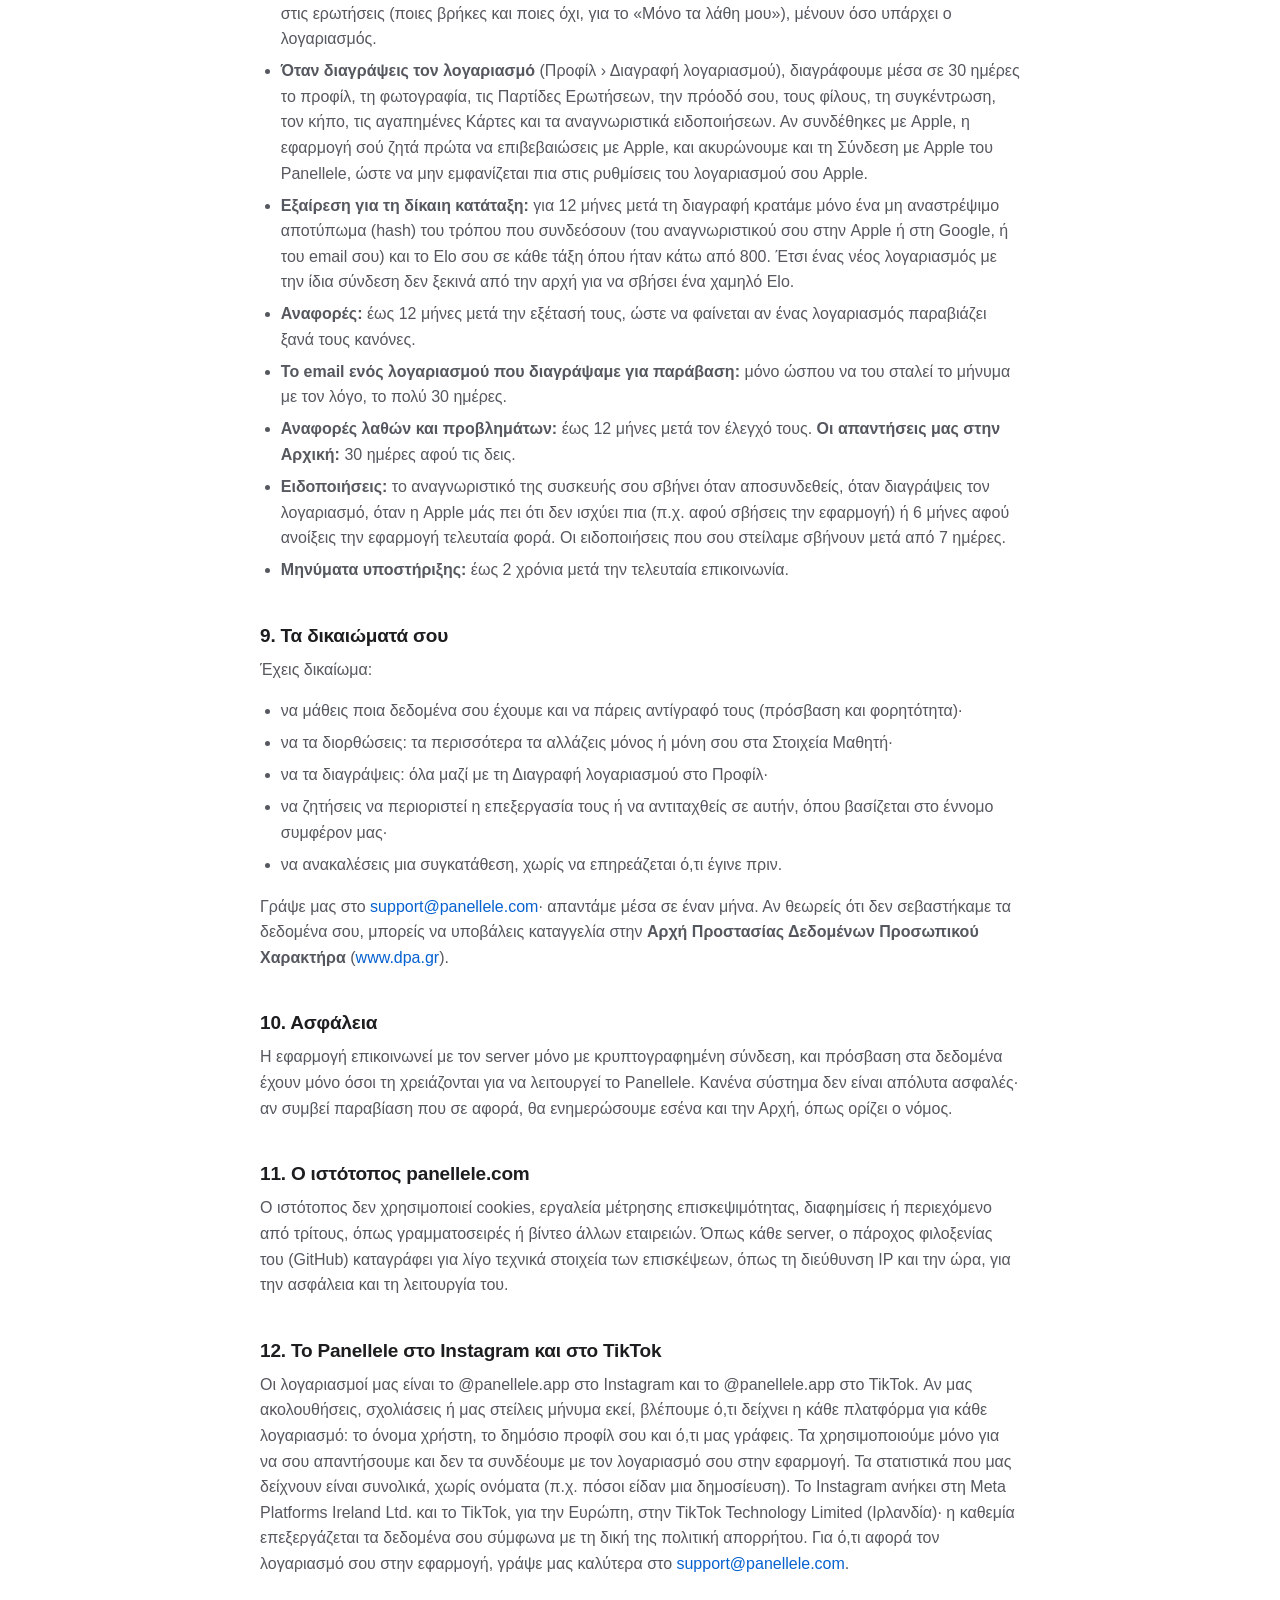
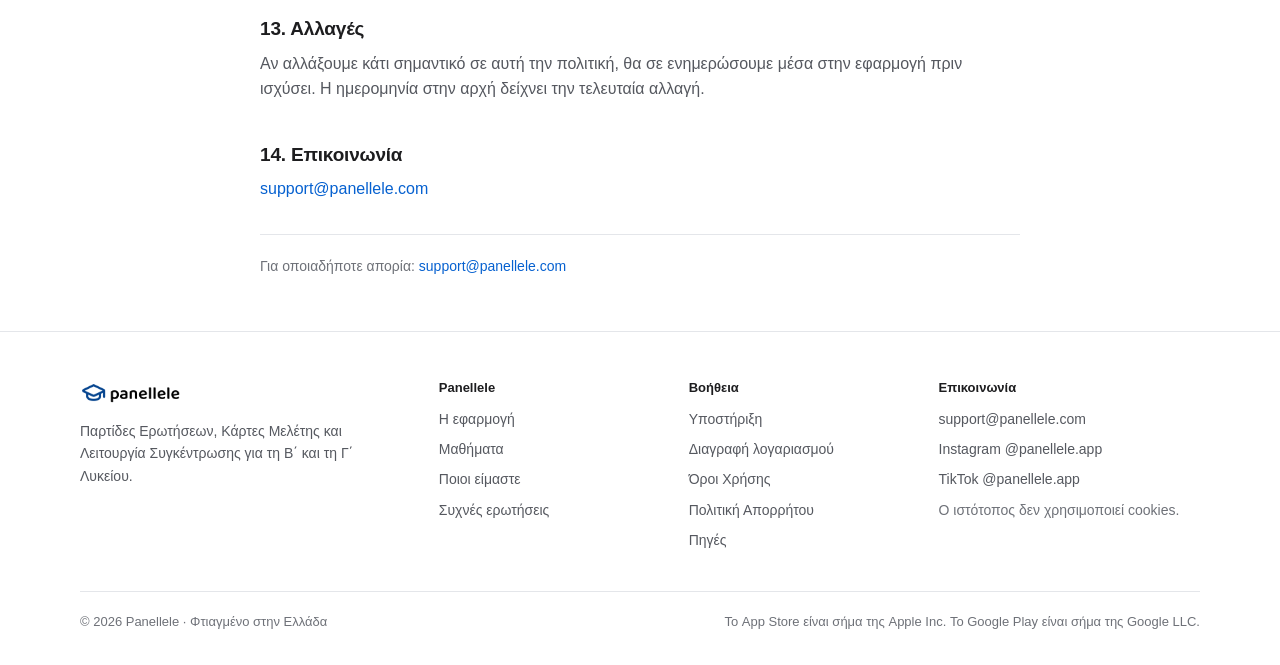
<file: privacy/index.html>
<!doctype html>
<html lang="el">
<head>
<meta charset="utf-8">
<meta name="viewport" content="width=device-width, initial-scale=1, viewport-fit=cover">
<meta http-equiv="Content-Security-Policy" content="default-src 'self'; img-src 'self' data:; style-src 'self'; script-src 'none'; object-src 'none'; base-uri 'none'; form-action 'none'">
<meta name="referrer" content="strict-origin-when-cross-origin">
<title>Πολιτική Απορρήτου · Panellele</title>
<meta name="description" content="Ποια δεδομένα κρατά το Panellele, γιατί, ποιος τα βλέπει, πόσο καιρό και ποια είναι τα δικαιώματά σου.">
<link rel="canonical" href="https://panellele.com/privacy/">
<meta name="robots" content="index, follow">
<meta name="theme-color" content="#ffffff">
<meta name="color-scheme" content="light only">
<meta name="apple-mobile-web-app-title" content="Panellele">
<link rel="icon" href="/favicon.svg" type="image/svg+xml">
<link rel="icon" href="/assets/icon-32.png?v=5129329c" type="image/png" sizes="32x32">
<link rel="apple-touch-icon" href="/apple-touch-icon.png">
<meta property="og:type" content="website">
<meta property="og:site_name" content="Panellele">
<meta property="og:locale" content="el_GR">
<meta property="og:title" content="Πολιτική Απορρήτου · Panellele">
<meta property="og:description" content="Ποια δεδομένα κρατά το Panellele, γιατί, ποιος τα βλέπει, πόσο καιρό και ποια είναι τα δικαιώματά σου.">
<meta property="og:url" content="https://panellele.com/privacy/">
<meta property="og:image" content="https://panellele.com/assets/og.jpg?v=eeeae248">
<meta property="og:image:width" content="1200">
<meta property="og:image:height" content="630">
<meta property="og:image:alt" content="Το λογότυπο του Panellele και δύο οθόνες της εφαρμογής: μια Κάρτα Μελέτης και μια ερώτηση Παρτίδας.">
<meta name="twitter:card" content="summary_large_image">
<link rel="stylesheet" href="/assets/site.css?v=f30239a4">

</head>
<body class="">
<a class="skip" href="#main">Μετάβαση στο περιεχόμενο</a>
<header class="site-header">
  <div class="wrap header-row">
    <a class="brand" href="/" aria-label="Panellele, αρχική σελίδα">
      <img src="/assets/wordmark.png?v=815b059f" alt="panellele" width="147" height="41">
    </a>
    <nav class="nav" aria-label="Κύριο μενού">
      <a href="/#efarmogi">Η εφαρμογή</a>
      <a href="/#mathimata">Μαθήματα</a>
      <a href="/#poioi-eimaste">Ποιοι είμαστε</a>
      <a href="/support/">Υποστήριξη</a>
    </nav>
    <a class="button button-small header-cta" href="/#lipsi">Λήψη</a>
    <!-- Στο κινητό: το ίδιο μενού σε ένα <details>, χωρίς JavaScript. -->
    <details class="menu">
      <summary aria-label="Μενού"><span class="menu-icon" aria-hidden="true"></span></summary>
      <nav class="menu-panel" aria-label="Μενού">
        <a href="/#efarmogi">Η εφαρμογή</a>
        <a href="/#mathimata">Μαθήματα</a>
        <a href="/#poioi-eimaste">Ποιοι είμαστε</a>
        <a href="/#erotiseis">Συχνές ερωτήσεις</a>
        <a href="/support/">Υποστήριξη</a>
      </nav>
    </details>
  </div>
</header>
<main id="main">
<section class="page-hero"><div class="wrap narrow"><article class="legal">
<h1>Πολιτική Απορρήτου</h1>
<p class="effective">Τελευταία ενημέρωση: 22 Νοεμβρίου 2026. Ισχύει από την κυκλοφορία της εφαρμογής.</p>
<section class="summary" aria-label="Με λίγα λόγια">
<h2>Με λίγα λόγια</h2>
<ul>
<li>Κρατάμε μόνο ό,τι χρειάζεται για να λειτουργεί το Panellele: τον λογαριασμό και το προφίλ σου, τις Παρτίδες Ερωτήσεων και την πρόοδό σου, τους φίλους, τη συγκέντρωση και τον κήπο σου.</li>
<li>Δεν έχουμε διαφημίσεις, δεν σε παρακολουθούμε σε άλλες εφαρμογές και ιστότοπους και δεν πουλάμε δεδομένα σε κανέναν.</li>
<li>Οι άλλοι μαθητές βλέπουν το όνομά σου με το αρχικό του επωνύμου, το όνομα χρήστη, τη φωτογραφία, την τάξη, το Πεδίο σπουδών και το Elo σου. Το επώνυμο, τον στόχο, τις ώρες συγκέντρωσης και τον κήπο σου τα βλέπουν μόνο οι φίλοι σου.</li>
<li>Μπορείς να διαγράψεις τον λογαριασμό σου όποτε θέλεις, από το Προφίλ.</li>
</ul>
</section>
<nav class="toc-nav" aria-label="Περιεχόμενα"><ul class="toc">
<li><a href="#enotita-1">1. Ποιος είναι υπεύθυνος</a></li>
<li><a href="#enotita-2">2. Σε ποιους απευθύνεται</a></li>
<li><a href="#enotita-3">3. Ποια δεδομένα κρατάμε</a></li>
<li><a href="#enotita-4">4. Γιατί, και με ποια νομική βάση</a></li>
<li><a href="#enotita-5">5. Τι βλέπουν οι άλλοι μαθητές</a></li>
<li><a href="#enotita-6">6. Ποιοι άλλοι επεξεργάζονται τα δεδομένα</a></li>
<li><a href="#enotita-7">7. Πού βρίσκονται τα δεδομένα</a></li>
<li><a href="#enotita-8">8. Πόσο καιρό τα κρατάμε</a></li>
<li><a href="#enotita-9">9. Τα δικαιώματά σου</a></li>
<li><a href="#enotita-10">10. Ασφάλεια</a></li>
<li><a href="#enotita-11">11. Ο ιστότοπος panellele.com</a></li>
<li><a href="#enotita-12">12. Το Panellele στο Instagram και στο TikTok</a></li>
<li><a href="#enotita-13">13. Αλλαγές</a></li>
<li><a href="#enotita-14">14. Επικοινωνία</a></li>
</ul></nav>
<h2 id="enotita-1"><a href="#enotita-1">1. Ποιος είναι υπεύθυνος</a></h2>
<p>Το Panellele το δημιουργεί και το διαθέτει ο Ιωάννης Σπανίδης, που είναι ο υπεύθυνος επεξεργασίας των δεδομένων σου σύμφωνα με τον Γενικό Κανονισμό για την Προστασία Δεδομένων (ΓΚΠΔ, Κανονισμός (ΕΕ) 2016/679) και τον ν. 4624/2019. Για οτιδήποτε αφορά τα δεδομένα σου γράψε στο <strong><a href="mailto:support@panellele.com">support@panellele.com</a></strong>.</p>
<h2 id="enotita-2"><a href="#enotita-2">2. Σε ποιους απευθύνεται</a></h2>
<p>Το Panellele είναι για μαθητές της Β΄ και της Γ΄ Λυκείου. Στην Ελλάδα, από τα 15 και μετά δίνεις μόνη ή μόνος σου τη συγκατάθεση για την επεξεργασία των δεδομένων σου (άρθρο 21 ν. 4624/2019). Αν δεν έχεις κλείσει τα 15, χρειάζεται η συγκατάθεση του γονέα ή του κηδεμόνα σου. Αν μάθουμε ότι υπάρχει λογαριασμός παιδιού κάτω των 15 χωρίς αυτήν, θα τον διαγράψουμε.</p>
<h2 id="enotita-3"><a href="#enotita-3">3. Ποια δεδομένα κρατάμε</a></h2>
<p><strong>Λογαριασμός.</strong> Συνδέεσαι με έναν από τρεις τρόπους. Με την Apple («Σύνδεση με Apple»), η Apple μάς δίνει ένα αναγνωριστικό του λογαριασμού σου και, αν το επιτρέψεις, το email σου· αν διαλέξεις «Απόκρυψη email», παίρνουμε μόνο μια διεύθυνση προώθησης της Apple. Με τη Google («Σύνδεση με Google»), η Google μάς δίνει ένα αναγνωριστικό του λογαριασμού σου, το email σου και το ονοματεπώνυμό σου, που βρίσκεις ήδη γραμμένο στη Γνωριμία και το αλλάζεις όπως θέλεις. Με email, κρατάμε τη διεύθυνσή σου για να σου στέλνουμε τον κωδικό μιας χρήσης με τον οποίο συνδέεσαι· δεν τη χρησιμοποιούμε για τίποτα άλλο, εκτός από το μήνυμα της παραγράφου «Αναφορές» αν διαγράψουμε τον λογαριασμό σου, και ποτέ για διαφημίσεις. Κωδικό πρόσβασης στο Panellele δεν έχεις, και τους κωδικούς σου στην Apple ή στη Google δεν τους βλέπουμε ποτέ.</p>
<p><strong>Προφίλ.</strong> Όνομα και επώνυμο, όνομα χρήστη, τάξη, Πεδίο σπουδών, ο στόχος σου (σχολή και μόρια) και η φωτογραφία προφίλ, αν βάλεις.</p>
<p><strong>Παιχνίδια.</strong> Οι Παρτίδες Ερωτήσεων σου (μάθημα, ύλη, απαντήσεις, πόντοι, για 30 ημέρες μετά το τέλος κάθε Παρτίδας), το Elo και το ρεκόρ σου σε κάθε τάξη όπου έχεις παίξει (κάθε τάξη έχει το δικό της), και η θέση σου στην κατάταξη.</p>
<p><strong>Φίλοι.</strong> Αιτήματα φιλίας, φίλοι και μαθητές που έχεις αποκλείσει.</p>
<p><strong>Αναφορές.</strong> Αν αναφέρεις έναν μαθητή (π.χ. για ακατάλληλο όνομα ή φωτογραφία), κρατάμε ποιον ανέφερες, τον λόγο και την ημερομηνία, για να το εξετάσουμε. Για κάθε νέα αναφορά μας έρχεται ειδοποίηση με email, με την ώρα, τον λόγο και τα ονόματα χρήστη των δύο μαθητών. Ο μαθητής που ανέφερες δεν μαθαίνει ποτέ ότι ήσουν εσύ. Όταν την εξετάσουμε, η απάντησή μας εμφανίζεται στην Αρχική της εφαρμογής. Αν διαγράψουμε έναν λογαριασμό επειδή παραβίασε τους κανόνες, στέλνουμε στο email με το οποίο συνδεόταν (Apple, Google ή email) ένα μήνυμα με τον λόγο και με το πώς μπορεί να διαφωνήσει, όπως ορίζει ο Κανονισμός (ΕΕ) 2022/2065 για τις ψηφιακές υπηρεσίες.</p>
<p><strong>Αναφορές λαθών και προβλημάτων.</strong> Αν μας στείλεις από την εφαρμογή ένα λάθος σε ερώτηση ή Κάρτα, ή ένα πρόβλημα, κρατάμε το μήνυμά σου, ποια ερώτηση ή Κάρτα αφορά, την ημερομηνία και την έκδοση της εφαρμογής και του iOS, για να το ελέγξουμε. Μας έρχεται ειδοποίηση με email, με το όνομα χρήστη σου, και η απάντησή μας εμφανίζεται στην Αρχική της εφαρμογής.</p>
<p><strong>Συγκέντρωση.</strong> Πότε έγιναν οι συνεδρίες σου (ώρα έναρξης και λήξης) και πόσα λεπτά κράτησαν, ώστε να βλέπεις τη συγκέντρωσή σου ανά ώρα, ανά ημέρα και συνολικά. Οι φίλοι σου βλέπουν μόνο τα σύνολα ανά ημέρα, όχι τις ώρες. Τις εφαρμογές που μένουν ανοιχτές τις διαλέγεις με τον Χρόνο επί οθόνης (Screen Time) της Apple, και η επιλογή μένει στη συσκευή σου: το Panellele δεν μαθαίνει ποιες εφαρμογές έχεις ούτε πόσο τις χρησιμοποιείς.</p>
<p><strong>Κήπος.</strong> Τα αντικείμενα που χτίζεις στα νησιά του κήπου σου και η θέση τους. Ξεκλειδώνουν με τις ώρες συγκέντρωσης.</p>
<p><strong>Widget.</strong> Για το widget «Ο κήπος μου», η εφαρμογή κρατά στη συσκευή σου, σε φάκελο που διαβάζει μόνο το δικό της widget, τη συγκέντρωση της εβδομάδας, τις ώρες, το επόμενο αντικείμενο του κήπου και μια εικόνα του. Δεν στέλνονται πουθενά και σβήνουν με την αποσύνδεση ή τη διαγραφή του λογαριασμού.</p>
<p><strong>Κάρτες Μελέτης.</strong> Οι Κάρτες Μελέτης που έχεις κάνει αγαπημένες.</p>
<p><strong>Πρόοδος.</strong> Για να βλέπεις την πρόοδό σου και να ξαναπαίζεις τα λάθη σου, και σε νέο iPhone ή αφού ξαναεγκαταστήσεις την εφαρμογή, κρατάμε για κάθε ερώτηση των Παρτίδων Ερωτήσεων αν απάντησες σωστά ή λάθος την τελευταία φορά και πότε, ποιες Κάρτες Μελέτης γύρισες στη θεωρία τους, ποιο κεφάλαιο Καρτών διάβασες τελευταίο και σε ποια Κάρτα κάθε κεφαλαίου έβαλες σελιδοδείκτη. Τα βλέπεις μόνο εσύ. Όσο δεν υπάρχει σύνδεση, περιμένουν στη συσκευή σου και στέλνονται στην επόμενη σύνδεση.</p>
<p><strong>Ειδοποιήσεις.</strong> Αν τις επιτρέψεις, ένα αναγνωριστικό ειδοποιήσεων της συσκευής σου, για να σου έρχονται μέσω της υπηρεσίας ειδοποιήσεων της Apple οι προκλήσεις των φίλων σου και τα αποτελέσματά τους. Μαζί του κρατάμε αν έχεις ανοιχτό τον διακόπτη «Προκλήσεις φίλων» και, όσο κρατά μια συγκέντρωση, πότε τελειώνει, ώστε ως τότε οι ειδοποιήσεις να έρχονται αθόρυβα. Μια ειδοποίηση έχει το ονοματεπώνυμο του φίλου που σε προκαλεί, το μάθημα και, στο τέλος, τη θέση σου, και περνά από την Apple για να φτάσει στη συσκευή σου. Οι ειδοποιήσεις της συγκέντρωσης (π.χ. «Συγχαρητήρια!») και η υπενθύμιση διαβάσματος, αν την ανοίξεις, δημιουργούνται στη συσκευή σου.</p>
<p><strong>Επικοινωνία.</strong> Ό,τι μας γράφεις στο <a href="mailto:support@panellele.com">support@panellele.com</a>. Όταν μας γράφεις από την εφαρμογή, στο τέλος του μηνύματος μπαίνει η έκδοση της εφαρμογής και του iOS, που μας βοηθά να βρούμε ένα πρόβλημα.</p>
<p><strong>Ενημέρωση για την κυκλοφορία.</strong> Αν μας γράψεις για να μάθεις πότε βγαίνει το Panellele, κρατάμε τη διεύθυνση email σου μόνο για να σου το πούμε, και τη σβήνουμε μόλις σε ενημερώσουμε.</p>
<p><strong>Αναφορές σφαλμάτων.</strong> Αν το έχεις επιτρέψει στις ρυθμίσεις του iPhone (Ρυθμίσεις › Απόρρητο και ασφάλεια › Ανάλυση και βελτιώσεις › Κοινοποίηση στους προγραμματιστές), η Apple μάς δίνει ανώνυμες αναφορές όταν η εφαρμογή κλείνει από σφάλμα.</p>
<p><strong>Τι δεν κρατάμε.</strong> Τοποθεσία, επαφές, άλλες φωτογραφίες εκτός από αυτήν που διαλέγεις για το προφίλ, τίποτα από το μικρόφωνο ή την κάμερα, διαφημιστικό αναγνωριστικό. Δεν χρησιμοποιούμε εργαλεία διαφημίσεων ή παρακολούθησης.</p>
<h2 id="enotita-4"><a href="#enotita-4">4. Γιατί, και με ποια νομική βάση</a></h2>
<ul>
<li><strong>Για να λειτουργεί η εφαρμογή που ζητάς</strong> (εκτέλεση σύμβασης, άρθρο 6 παρ. 1 β΄ ΓΚΠΔ): ο λογαριασμός, οι Παρτίδες Ερωτήσεων, η πρόοδός σου, το Elo και η κατάταξη, οι φίλοι, η συγκέντρωση, ο κήπος και οι Κάρτες Μελέτης.</li>
<li><strong>Για τη δίκαιη κατάταξη, την ασφάλεια και την επικοινωνία μαζί σου</strong> (έννομο συμφέρον, άρθρο 6 παρ. 1 στ΄): για να εντοπίζουμε κατάχρηση, όπως πολλούς λογαριασμούς του ίδιου προσώπου ή συνεννοημένες Παρτίδες Ερωτήσεων, για να εξετάζουμε τις αναφορές και για να απαντάμε στα μηνύματά σου.</li>
<li><strong>Για ό,τι είναι προαιρετικό</strong> (συγκατάθεση, άρθρο 6 παρ. 1 α΄): η φωτογραφία προφίλ και οι ειδοποιήσεις. Μπορείς να την ανακαλέσεις όποτε θέλεις, σβήνοντας τη φωτογραφία ή κλείνοντας τις ειδοποιήσεις.</li>
<li><strong>Όταν μας υποχρεώνει ο νόμος</strong> (άρθρο 6 παρ. 1 γ΄), π.χ. το μήνυμα με τον λόγο όταν διαγράφουμε έναν λογαριασμό για παράβαση των κανόνων.</li>
</ul>
<h2 id="enotita-5"><a href="#enotita-5">5. Τι βλέπουν οι άλλοι μαθητές</a></h2>
<ul>
<li><strong>Όλοι:</strong> το όνομά σου με το αρχικό του επωνύμου (π.χ. «Μαρία Π.»), το όνομα χρήστη, την τάξη, το Πεδίο σπουδών, τη φωτογραφία ή τα αρχικά σου, το Elo, το ρεκόρ και τη θέση σου στην Εθνική Κατάταξη.</li>
<li><strong>Μόνο οι φίλοι σου:</strong> το επώνυμό σου ολόκληρο, τον στόχο σου (σχολή και μόρια), τις ώρες συγκέντρωσης και τον κήπο σου.</li>
<li><strong>Σε μια Παρτίδα</strong> οι συμπαίκτες σου βλέπουν το όνομά σου όπως παραπάνω και τους πόντους σου. Σε μια πρόκληση «Όποτε μπορούν» οι φίλοι σου βλέπουν και την απάντησή σου σε κάθε ερώτηση, αφού την παίξουν κι αυτοί.</li>
<li><strong>Η κάρτα προόδου</strong> (Προφίλ › Κοινωνικά) έχει το ονοματεπώνυμο, την τάξη και το Πεδίο σου, τον στόχο, το Elo και τη θέση σου στην Εθνική Κατάταξη με τα ρεκόρ τους, και την εβδομάδα συγκέντρωσής σου. Τη μοιράζεσαι μόνο αν το αποφασίσεις εσύ, και εσύ διαλέγεις πού.</li>
</ul>
<p>Όποιον μαθητή αποκλείσεις δεν μπορεί να σου στείλει αίτημα φιλίας ή πρόκληση, ούτε να σε συναντήσει σε Παρτίδα. Μπορείς επίσης να αναφέρεις έναν μαθητή από το μενού «…» του προφίλ του· ο μαθητής δεν μαθαίνει ποιος τον ανέφερε.</p>
<h2 id="enotita-6"><a href="#enotita-6">6. Ποιοι άλλοι επεξεργάζονται τα δεδομένα</a></h2>
<p>Για να λειτουργεί το Panellele συνεργαζόμαστε με παρόχους που επεξεργάζονται δεδομένα μόνο για λογαριασμό μας και σύμφωνα με τις οδηγίες μας:</p>
<ul>
<li><strong>Supabase</strong>: φιλοξενία των λογαριασμών και της βάσης δεδομένων, σε κέντρο δεδομένων στην Ευρωπαϊκή Ένωση.</li>
<li><strong>Apple</strong>: Σύνδεση με Apple, ειδοποιήσεις και αναφορές σφαλμάτων.</li>
<li><strong>Google</strong>: Σύνδεση με Google, αν τη διαλέξεις. Η Google ενεργεί ως ανεξάρτητος υπεύθυνος για τον λογαριασμό σου σε αυτήν, σύμφωνα με τη δική της πολιτική απορρήτου. Για το App Store (από όπου κατεβάζεις την εφαρμογή) η Apple ενεργεί ως ανεξάρτητος υπεύθυνος, σύμφωνα με τη δική της πολιτική απορρήτου.</li>
<li><strong>Namecheap και Google (Gmail)</strong>: τα μηνύματα που στέλνεις στο <a href="mailto:support@panellele.com">support@panellele.com</a>, και οι ειδοποιήσεις για νέες αναφορές, φτάνουν μέσω της Namecheap σε γραμματοκιβώτιο Gmail, όπου τα διαβάζουμε.</li>
<li><strong>Brevo</strong>: αποστολή των κωδικών σύνδεσης με email, των απαντήσεών μας, των ειδοποιήσεων για νέες αναφορές και του μηνύματος όταν διαγράφουμε λογαριασμό για παράβαση.</li>
<li><strong>GitHub (GitHub Pages)</strong>: φιλοξενία του ιστοτόπου panellele.com (ενότητα 11).</li>
</ul>
<p>Δεν πουλάμε, δεν νοικιάζουμε και δεν ανταλλάσσουμε δεδομένα με κανέναν. Δίνουμε δεδομένα σε δημόσιες αρχές μόνο όταν το επιβάλλει ο νόμος.</p>
<h2 id="enotita-7"><a href="#enotita-7">7. Πού βρίσκονται τα δεδομένα</a></h2>
<p>Τα δεδομένα της εφαρμογής φυλάσσονται στην Ευρωπαϊκή Ένωση. Όπου ένας πάροχος, όπως η Apple, η Google ή το GitHub, επεξεργάζεται δεδομένα εκτός του Ευρωπαϊκού Οικονομικού Χώρου, αυτό γίνεται με τις εγγυήσεις του ΓΚΠΔ: απόφαση επάρκειας της Ευρωπαϊκής Επιτροπής (όπως το Πλαίσιο Προστασίας Δεδομένων ΕΕ–ΗΠΑ) ή τυποποιημένες συμβατικές ρήτρες.</p>
<h2 id="enotita-8"><a href="#enotita-8">8. Πόσο καιρό τα κρατάμε</a></h2>
<ul>
<li><strong>Όσο υπάρχει ο λογαριασμός σου</strong>, εκτός από όσα γράφουμε παρακάτω.</li>
<li><strong>Οι Παρτίδες Ερωτήσεων</strong> (ποιοι έπαιξαν, οι ερωτήσεις, οι απαντήσεις και οι πόντοι κάθε Παρτίδας): 30 ημέρες μετά το τέλος τους. Το Elo, το ρεκόρ και η θέση σου στην κατάταξη, όπως και η πρόοδός σου στις ερωτήσεις (ποιες βρήκες και ποιες όχι, για το «Μόνο τα λάθη μου»), μένουν όσο υπάρχει ο λογαριασμός.</li>
<li><strong>Όταν διαγράψεις τον λογαριασμό</strong> (Προφίλ › Διαγραφή λογαριασμού), διαγράφουμε μέσα σε 30 ημέρες το προφίλ, τη φωτογραφία, τις Παρτίδες Ερωτήσεων, την πρόοδό σου, τους φίλους, τη συγκέντρωση, τον κήπο, τις αγαπημένες Κάρτες και τα αναγνωριστικά ειδοποιήσεων. Αν συνδέθηκες με Apple, η εφαρμογή σού ζητά πρώτα να επιβεβαιώσεις με Apple, και ακυρώνουμε και τη Σύνδεση με Apple του Panellele, ώστε να μην εμφανίζεται πια στις ρυθμίσεις του λογαριασμού σου Apple.</li>
<li><strong>Εξαίρεση για τη δίκαιη κατάταξη:</strong> για 12 μήνες μετά τη διαγραφή κρατάμε μόνο ένα μη αναστρέψιμο αποτύπωμα (hash) του τρόπου που συνδεόσουν (του αναγνωριστικού σου στην Apple ή στη Google, ή του email σου) και το Elo σου σε κάθε τάξη όπου ήταν κάτω από 800. Έτσι ένας νέος λογαριασμός με την ίδια σύνδεση δεν ξεκινά από την αρχή για να σβήσει ένα χαμηλό Elo.</li>
<li><strong>Αναφορές:</strong> έως 12 μήνες μετά την εξέτασή τους, ώστε να φαίνεται αν ένας λογαριασμός παραβιάζει ξανά τους κανόνες.</li>
<li><strong>Το email ενός λογαριασμού που διαγράψαμε για παράβαση:</strong> μόνο ώσπου να του σταλεί το μήνυμα με τον λόγο, το πολύ 30 ημέρες.</li>
<li><strong>Αναφορές λαθών και προβλημάτων:</strong> έως 12 μήνες μετά τον έλεγχό τους. <strong>Οι απαντήσεις μας στην Αρχική:</strong> 30 ημέρες αφού τις δεις.</li>
<li><strong>Ειδοποιήσεις:</strong> το αναγνωριστικό της συσκευής σου σβήνει όταν αποσυνδεθείς, όταν διαγράψεις τον λογαριασμό, όταν η Apple μάς πει ότι δεν ισχύει πια (π.χ. αφού σβήσεις την εφαρμογή) ή 6 μήνες αφού ανοίξεις την εφαρμογή τελευταία φορά. Οι ειδοποιήσεις που σου στείλαμε σβήνουν μετά από 7 ημέρες.</li>
<li><strong>Μηνύματα υποστήριξης:</strong> έως 2 χρόνια μετά την τελευταία επικοινωνία.</li>
</ul>
<h2 id="enotita-9"><a href="#enotita-9">9. Τα δικαιώματά σου</a></h2>
<p>Έχεις δικαίωμα:</p>
<ul>
<li>να μάθεις ποια δεδομένα σου έχουμε και να πάρεις αντίγραφό τους (πρόσβαση και φορητότητα)·</li>
<li>να τα διορθώσεις: τα περισσότερα τα αλλάζεις μόνος ή μόνη σου στα Στοιχεία Μαθητή·</li>
<li>να τα διαγράψεις: όλα μαζί με τη Διαγραφή λογαριασμού στο Προφίλ·</li>
<li>να ζητήσεις να περιοριστεί η επεξεργασία τους ή να αντιταχθείς σε αυτήν, όπου βασίζεται στο έννομο συμφέρον μας·</li>
<li>να ανακαλέσεις μια συγκατάθεση, χωρίς να επηρεάζεται ό,τι έγινε πριν.</li>
</ul>
<p>Γράψε μας στο <a href="mailto:support@panellele.com">support@panellele.com</a>· απαντάμε μέσα σε έναν μήνα. Αν θεωρείς ότι δεν σεβαστήκαμε τα δεδομένα σου, μπορείς να υποβάλεις καταγγελία στην <strong>Αρχή Προστασίας Δεδομένων Προσωπικού Χαρακτήρα</strong> (<a href="https://www.dpa.gr">www.dpa.gr</a>).</p>
<h2 id="enotita-10"><a href="#enotita-10">10. Ασφάλεια</a></h2>
<p>Η εφαρμογή επικοινωνεί με τον server μόνο με κρυπτογραφημένη σύνδεση, και πρόσβαση στα δεδομένα έχουν μόνο όσοι τη χρειάζονται για να λειτουργεί το Panellele. Κανένα σύστημα δεν είναι απόλυτα ασφαλές· αν συμβεί παραβίαση που σε αφορά, θα ενημερώσουμε εσένα και την Αρχή, όπως ορίζει ο νόμος.</p>
<h2 id="enotita-11"><a href="#enotita-11">11. Ο ιστότοπος panellele.com</a></h2>
<p>Ο ιστότοπος δεν χρησιμοποιεί cookies, εργαλεία μέτρησης επισκεψιμότητας, διαφημίσεις ή περιεχόμενο από τρίτους, όπως γραμματοσειρές ή βίντεο άλλων εταιρειών. Όπως κάθε server, ο πάροχος φιλοξενίας του (GitHub) καταγράφει για λίγο τεχνικά στοιχεία των επισκέψεων, όπως τη διεύθυνση IP και την ώρα, για την ασφάλεια και τη λειτουργία του.</p>
<h2 id="enotita-12"><a href="#enotita-12">12. Το Panellele στο Instagram και στο TikTok</a></h2>
<p>Οι λογαριασμοί μας είναι το @panellele.app στο Instagram και το @panellele.app στο TikTok. Αν μας ακολουθήσεις, σχολιάσεις ή μας στείλεις μήνυμα εκεί, βλέπουμε ό,τι δείχνει η κάθε πλατφόρμα για κάθε λογαριασμό: το όνομα χρήστη, το δημόσιο προφίλ σου και ό,τι μας γράφεις. Τα χρησιμοποιούμε μόνο για να σου απαντήσουμε και δεν τα συνδέουμε με τον λογαριασμό σου στην εφαρμογή. Τα στατιστικά που μας δείχνουν είναι συνολικά, χωρίς ονόματα (π.χ. πόσοι είδαν μια δημοσίευση). Το Instagram ανήκει στη Meta Platforms Ireland Ltd. και το TikTok, για την Ευρώπη, στην TikTok Technology Limited (Ιρλανδία)· η καθεμία επεξεργάζεται τα δεδομένα σου σύμφωνα με τη δική της πολιτική απορρήτου. Για ό,τι αφορά τον λογαριασμό σου στην εφαρμογή, γράψε μας καλύτερα στο <a href="mailto:support@panellele.com">support@panellele.com</a>.</p>
<h2 id="enotita-13"><a href="#enotita-13">13. Αλλαγές</a></h2>
<p>Αν αλλάξουμε κάτι σημαντικό σε αυτή την πολιτική, θα σε ενημερώσουμε μέσα στην εφαρμογή πριν ισχύσει. Η ημερομηνία στην αρχή δείχνει την τελευταία αλλαγή.</p>
<h2 id="enotita-14"><a href="#enotita-14">14. Επικοινωνία</a></h2>
<p><a href="mailto:support@panellele.com">support@panellele.com</a></p>
</article>
<p class="legal-meta">Για οποιαδήποτε απορία: <a href="mailto:support@panellele.com">support@panellele.com</a></p>
</div></section>
</main>
<footer class="site-footer">
  <div class="wrap footer-grid">
    <div class="footer-brand">
      <img src="/assets/wordmark.png?v=815b059f" alt="panellele" width="126" height="35">
      <p>Παρτίδες Ερωτήσεων, Κάρτες Μελέτης και Λειτουργία Συγκέντρωσης για τη Β΄ και τη Γ΄ Λυκείου.</p>
    </div>
    <nav class="footer-links" aria-label="Σύνδεσμοι">
      <h2>Panellele</h2>
      <a href="/#efarmogi">Η εφαρμογή</a>
      <a href="/#mathimata">Μαθήματα</a>
      <a href="/#poioi-eimaste">Ποιοι είμαστε</a>
      <a href="/#erotiseis">Συχνές ερωτήσεις</a>
    </nav>
    <nav class="footer-links" aria-label="Βοήθεια και νομικά">
      <h2>Βοήθεια</h2>
      <a href="/support/">Υποστήριξη</a>
      <a href="/support/#diagrafi">Διαγραφή λογαριασμού</a>
      <a href="/terms/">Όροι Χρήσης</a>
      <a href="/privacy/">Πολιτική Απορρήτου</a>
      <a href="/sources/">Πηγές</a>
    </nav>
    <div class="footer-links">
      <h2>Επικοινωνία</h2>
      <a href="mailto:support@panellele.com">support@panellele.com</a>
      <a href="https://www.instagram.com/panellele.app/">Instagram @panellele.app</a>
      <a href="https://www.tiktok.com/@panellele.app">TikTok @panellele.app</a>
      <p class="muted">Ο ιστότοπος δεν χρησιμοποιεί cookies.</p>
    </div>
  </div>
  <div class="wrap footer-bottom">
    <p>© 2026 Panellele · Φτιαγμένο στην Ελλάδα</p>
    <p class="muted">Το App Store είναι σήμα της Apple Inc. Το Google Play είναι σήμα της Google LLC.</p>
  </div>
</footer>
</body>
</html>
</file>
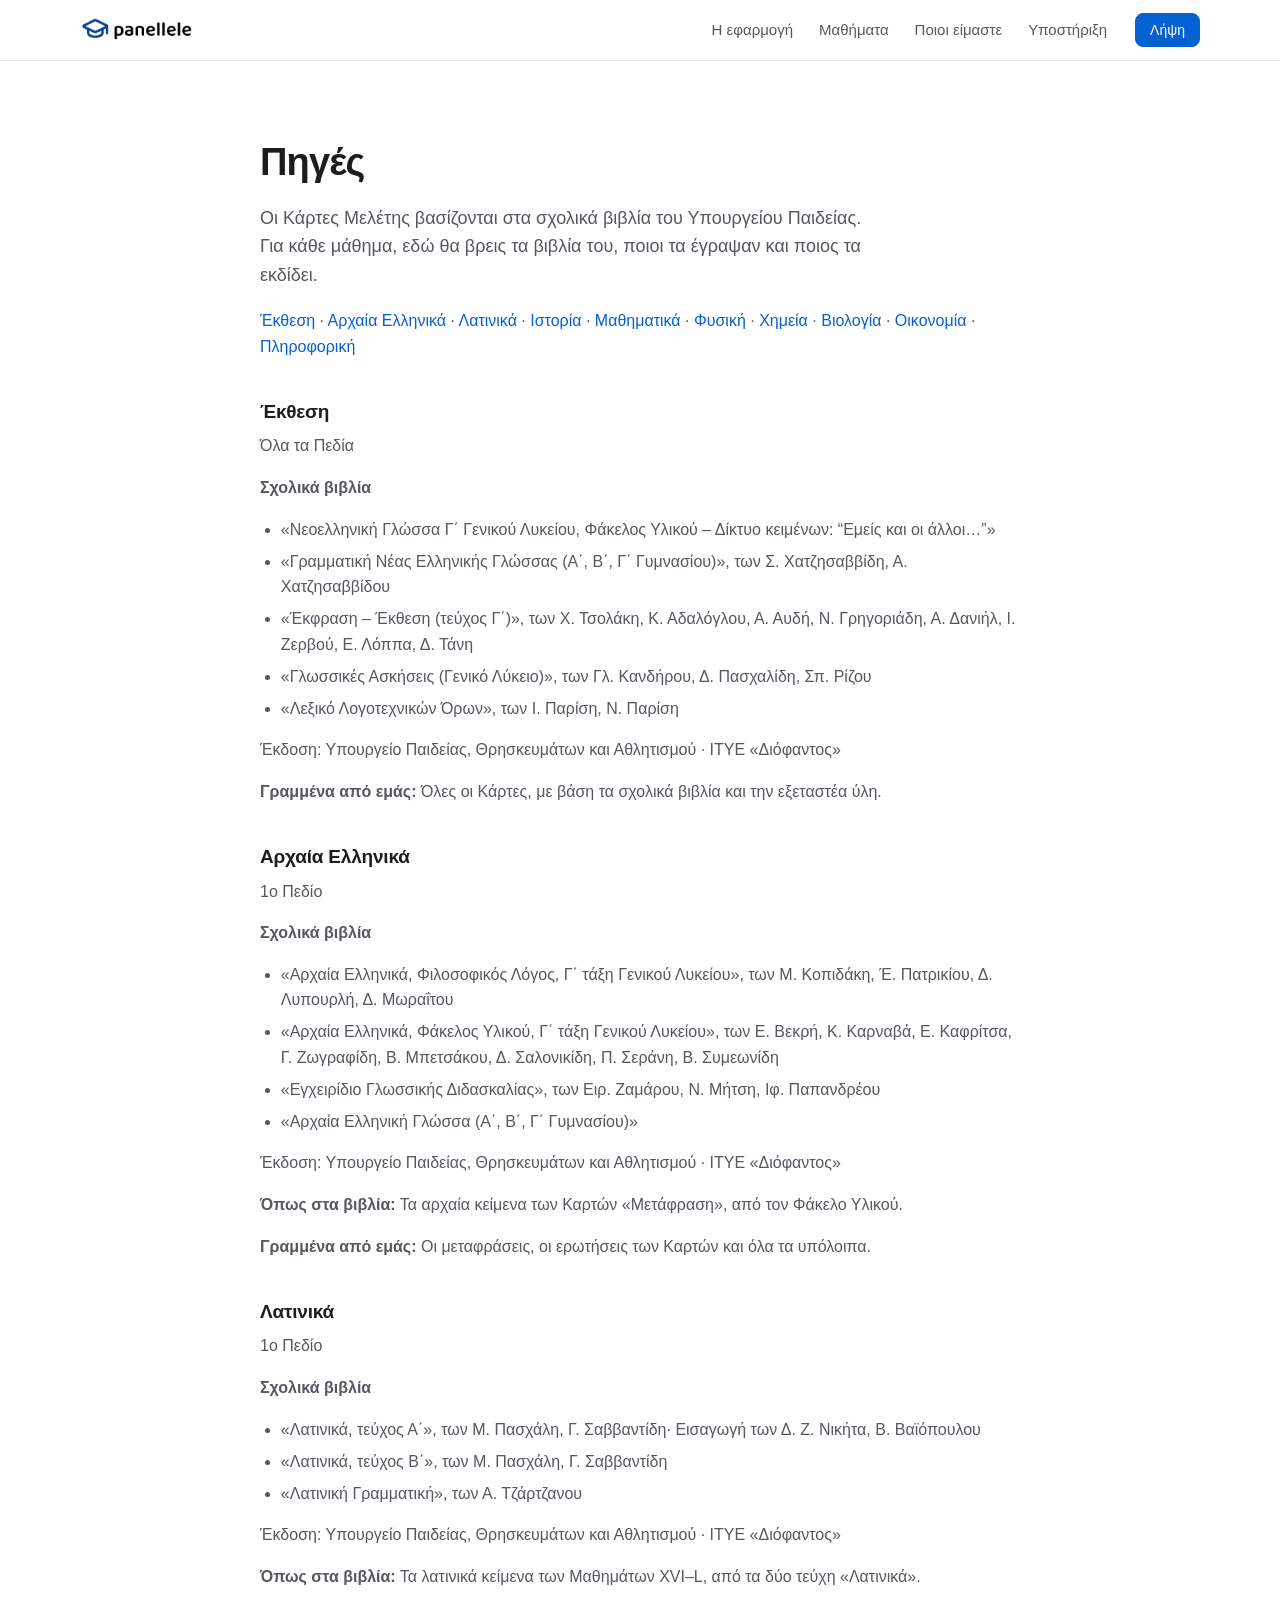
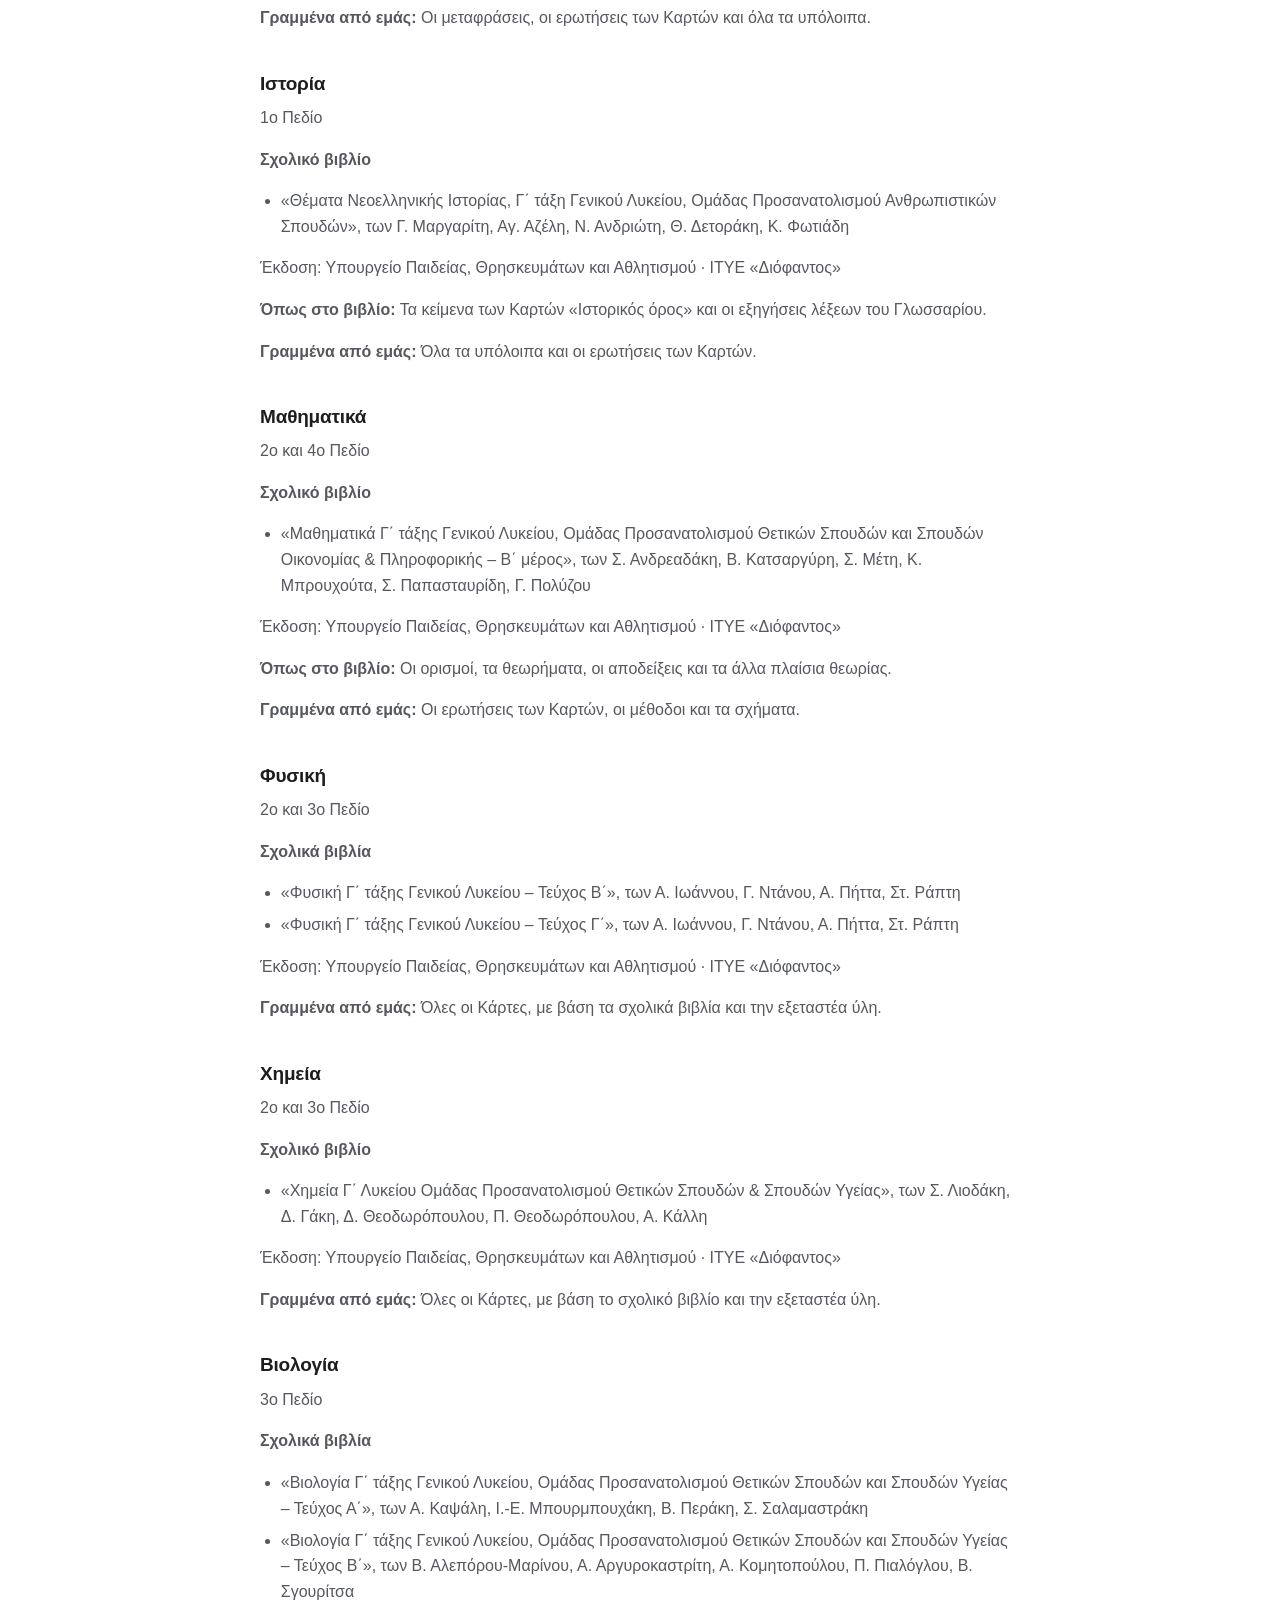
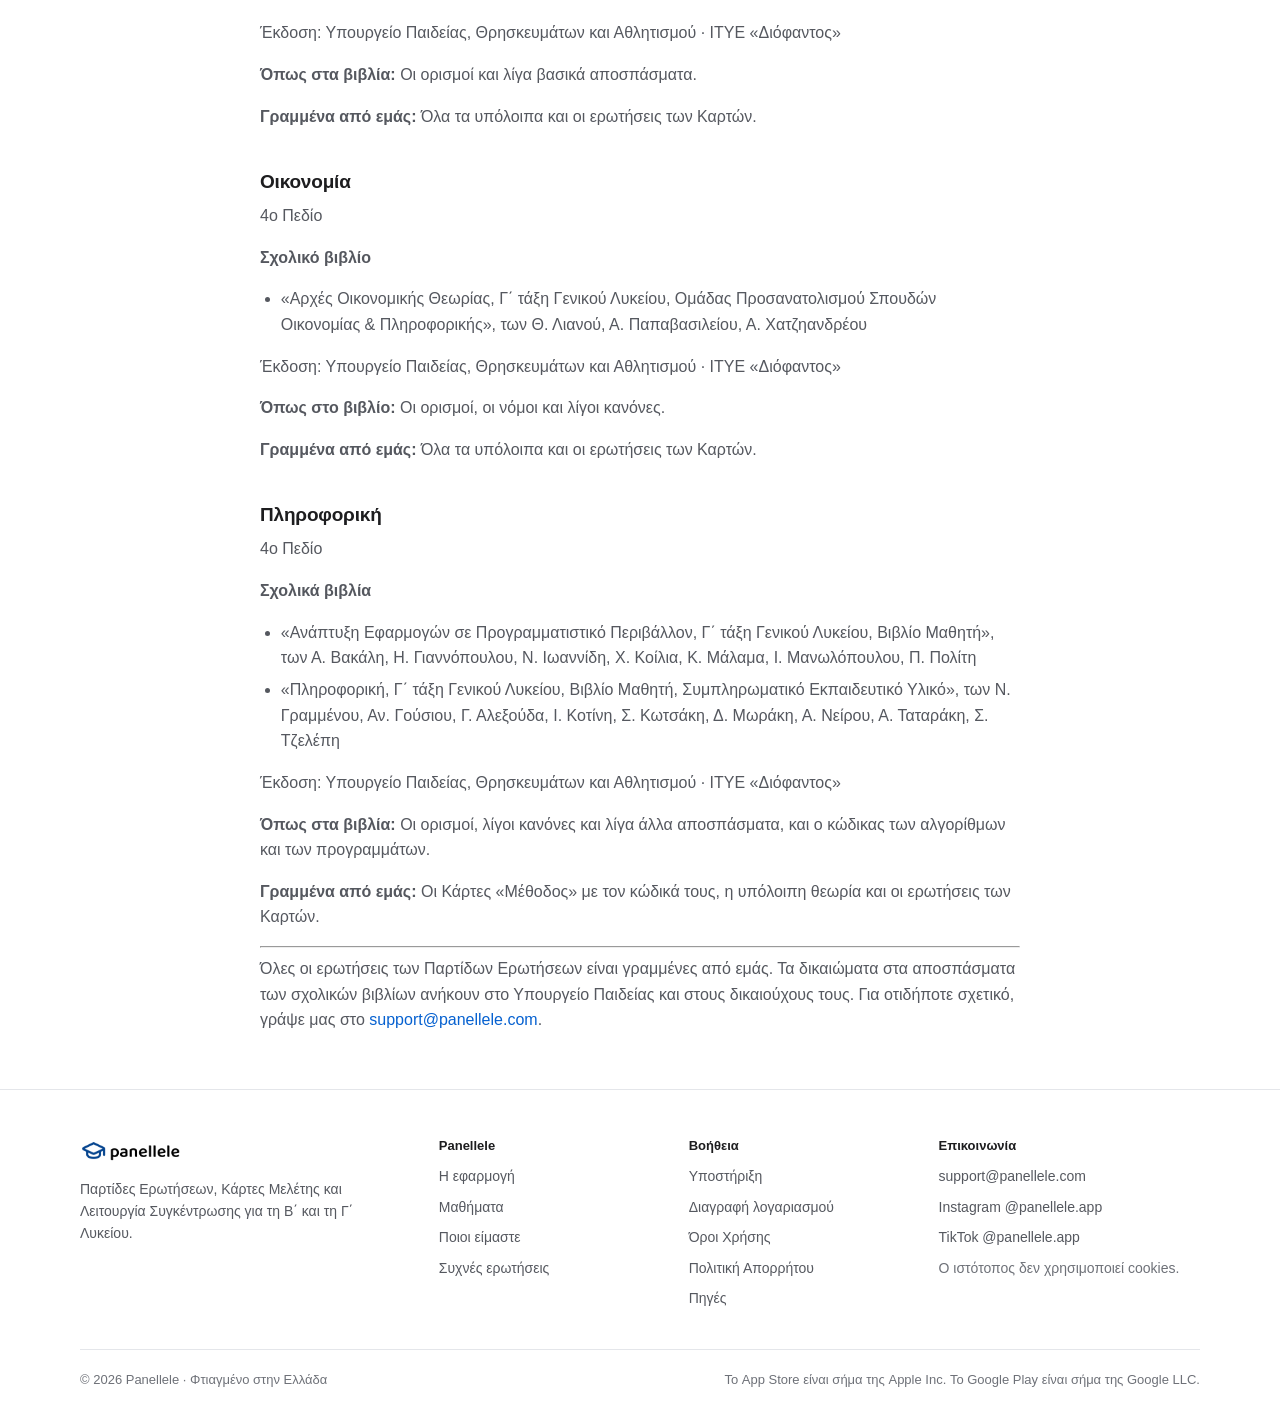
<file: sources/index.html>
<!doctype html>
<html lang="el">
<head>
<meta charset="utf-8">
<meta name="viewport" content="width=device-width, initial-scale=1, viewport-fit=cover">
<meta http-equiv="Content-Security-Policy" content="default-src 'self'; img-src 'self' data:; style-src 'self'; script-src 'none'; object-src 'none'; base-uri 'none'; form-action 'none'">
<meta name="referrer" content="strict-origin-when-cross-origin">
<title>Πηγές · Panellele</title>
<meta name="description" content="Από ποια διδακτικά βιβλία είναι τα αυτούσια αποσπάσματα των Καρτών Μελέτης του Panellele, ποιοι τα έγραψαν και ποιος τα εκδίδει.">
<link rel="canonical" href="https://panellele.com/sources/">
<meta name="robots" content="index, follow">
<meta name="theme-color" content="#ffffff">
<meta name="color-scheme" content="light only">
<meta name="apple-mobile-web-app-title" content="Panellele">
<link rel="icon" href="/favicon.svg" type="image/svg+xml">
<link rel="icon" href="/assets/icon-32.png?v=5129329c" type="image/png" sizes="32x32">
<link rel="apple-touch-icon" href="/apple-touch-icon.png">
<meta property="og:type" content="website">
<meta property="og:site_name" content="Panellele">
<meta property="og:locale" content="el_GR">
<meta property="og:title" content="Πηγές · Panellele">
<meta property="og:description" content="Από ποια διδακτικά βιβλία είναι τα αυτούσια αποσπάσματα των Καρτών Μελέτης του Panellele, ποιοι τα έγραψαν και ποιος τα εκδίδει.">
<meta property="og:url" content="https://panellele.com/sources/">
<meta property="og:image" content="https://panellele.com/assets/og.jpg?v=eeeae248">
<meta property="og:image:width" content="1200">
<meta property="og:image:height" content="630">
<meta property="og:image:alt" content="Το λογότυπο του Panellele και δύο οθόνες της εφαρμογής: μια Κάρτα Μελέτης και μια ερώτηση Παρτίδας.">
<meta name="twitter:card" content="summary_large_image">
<link rel="stylesheet" href="/assets/site.css?v=f30239a4">

</head>
<body class="">
<a class="skip" href="#main">Μετάβαση στο περιεχόμενο</a>
<header class="site-header">
  <div class="wrap header-row">
    <a class="brand" href="/" aria-label="Panellele, αρχική σελίδα">
      <img src="/assets/wordmark.png?v=815b059f" alt="panellele" width="147" height="41">
    </a>
    <nav class="nav" aria-label="Κύριο μενού">
      <a href="/#efarmogi">Η εφαρμογή</a>
      <a href="/#mathimata">Μαθήματα</a>
      <a href="/#poioi-eimaste">Ποιοι είμαστε</a>
      <a href="/support/">Υποστήριξη</a>
    </nav>
    <a class="button button-small header-cta" href="/#lipsi">Λήψη</a>
    <!-- Στο κινητό: το ίδιο μενού σε ένα <details>, χωρίς JavaScript. -->
    <details class="menu">
      <summary aria-label="Μενού"><span class="menu-icon" aria-hidden="true"></span></summary>
      <nav class="menu-panel" aria-label="Μενού">
        <a href="/#efarmogi">Η εφαρμογή</a>
        <a href="/#mathimata">Μαθήματα</a>
        <a href="/#poioi-eimaste">Ποιοι είμαστε</a>
        <a href="/#erotiseis">Συχνές ερωτήσεις</a>
        <a href="/support/">Υποστήριξη</a>
      </nav>
    </details>
  </div>
</header>
<main id="main">
<section class="page-hero"><div class="wrap narrow"><article class="legal">
<h1>Πηγές</h1>
<p class="lead">Οι Κάρτες Μελέτης βασίζονται στα σχολικά βιβλία του Υπουργείου Παιδείας. Για κάθε μάθημα, εδώ θα βρεις τα βιβλία του, ποιοι τα έγραψαν και ποιος τα εκδίδει.</p>
<p><a href="#glossa">Έκθεση</a> · <a href="#ancient">Αρχαία Ελληνικά</a> · <a href="#latin">Λατινικά</a> · <a href="#history">Ιστορία</a> · <a href="#math">Μαθηματικά</a> · <a href="#physics">Φυσική</a> · <a href="#chemistry">Χημεία</a> · <a href="#biology">Βιολογία</a> · <a href="#economics">Οικονομία</a> · <a href="#informatics">Πληροφορική</a></p>
<h2 id="glossa">Έκθεση</h2>
<p>Όλα τα Πεδία</p>
<p><strong>Σχολικά βιβλία</strong></p>
<ul>
<li>«Νεοελληνική Γλώσσα Γ΄ Γενικού Λυκείου, Φάκελος Υλικού – Δίκτυο κειμένων: “Εμείς και οι άλλοι…”»</li>
<li>«Γραμματική Νέας Ελληνικής Γλώσσας (Α΄, Β΄, Γ΄ Γυμνασίου)», των Σ. Χατζησαββίδη, Α. Χατζησαββίδου</li>
<li>«Έκφραση – Έκθεση (τεύχος Γ΄)», των Χ. Τσολάκη, Κ. Αδαλόγλου, Α. Αυδή, Ν. Γρηγοριάδη, Α. Δανιήλ, Ι. Ζερβού, Ε. Λόππα, Δ. Τάνη</li>
<li>«Γλωσσικές Ασκήσεις (Γενικό Λύκειο)», των Γλ. Κανδήρου, Δ. Πασχαλίδη, Σπ. Ρίζου</li>
<li>«Λεξικό Λογοτεχνικών Όρων», των Ι. Παρίση, Ν. Παρίση</li>
</ul>
<p>Έκδοση: Υπουργείο Παιδείας, Θρησκευμάτων και Αθλητισμού · ΙΤΥΕ «Διόφαντος»</p>
<p><strong>Γραμμένα από εμάς:</strong> Όλες οι Κάρτες, με βάση τα σχολικά βιβλία και την εξεταστέα ύλη.</p>
<h2 id="ancient">Αρχαία Ελληνικά</h2>
<p>1ο Πεδίο</p>
<p><strong>Σχολικά βιβλία</strong></p>
<ul>
<li>«Αρχαία Ελληνικά, Φιλοσοφικός Λόγος, Γ΄ τάξη Γενικού Λυκείου», των Μ. Κοπιδάκη, Έ. Πατρικίου, Δ. Λυπουρλή, Δ. Μωραΐτου</li>
<li>«Αρχαία Ελληνικά, Φάκελος Υλικού, Γ΄ τάξη Γενικού Λυκείου», των Ε. Βεκρή, Κ. Καρναβά, Ε. Καφρίτσα, Γ. Ζωγραφίδη, Β. Μπετσάκου, Δ. Σαλονικίδη, Π. Σεράνη, Β. Συμεωνίδη</li>
<li>«Εγχειρίδιο Γλωσσικής Διδασκαλίας», των Ειρ. Ζαμάρου, Ν. Μήτση, Ιφ. Παπανδρέου</li>
<li>«Αρχαία Ελληνική Γλώσσα (Α΄, Β΄, Γ΄ Γυμνασίου)»</li>
</ul>
<p>Έκδοση: Υπουργείο Παιδείας, Θρησκευμάτων και Αθλητισμού · ΙΤΥΕ «Διόφαντος»</p>
<p><strong>Όπως στα βιβλία:</strong> Τα αρχαία κείμενα των Καρτών «Μετάφραση», από τον Φάκελο Υλικού.</p>
<p><strong>Γραμμένα από εμάς:</strong> Οι μεταφράσεις, οι ερωτήσεις των Καρτών και όλα τα υπόλοιπα.</p>
<h2 id="latin">Λατινικά</h2>
<p>1ο Πεδίο</p>
<p><strong>Σχολικά βιβλία</strong></p>
<ul>
<li>«Λατινικά, τεύχος Α΄», των Μ. Πασχάλη, Γ. Σαββαντίδη· Εισαγωγή των Δ. Ζ. Νικήτα, Β. Βαϊόπουλου</li>
<li>«Λατινικά, τεύχος Β΄», των Μ. Πασχάλη, Γ. Σαββαντίδη</li>
<li>«Λατινική Γραμματική», των Α. Τζάρτζανου</li>
</ul>
<p>Έκδοση: Υπουργείο Παιδείας, Θρησκευμάτων και Αθλητισμού · ΙΤΥΕ «Διόφαντος»</p>
<p><strong>Όπως στα βιβλία:</strong> Τα λατινικά κείμενα των Μαθημάτων XVI–L, από τα δύο τεύχη «Λατινικά».</p>
<p><strong>Γραμμένα από εμάς:</strong> Οι μεταφράσεις, οι ερωτήσεις των Καρτών και όλα τα υπόλοιπα.</p>
<h2 id="history">Ιστορία</h2>
<p>1ο Πεδίο</p>
<p><strong>Σχολικό βιβλίο</strong></p>
<ul>
<li>«Θέματα Νεοελληνικής Ιστορίας, Γ΄ τάξη Γενικού Λυκείου, Ομάδας Προσανατολισμού Ανθρωπιστικών Σπουδών», των Γ. Μαργαρίτη, Αγ. Αζέλη, Ν. Ανδριώτη, Θ. Δετοράκη, Κ. Φωτιάδη</li>
</ul>
<p>Έκδοση: Υπουργείο Παιδείας, Θρησκευμάτων και Αθλητισμού · ΙΤΥΕ «Διόφαντος»</p>
<p><strong>Όπως στο βιβλίο:</strong> Τα κείμενα των Καρτών «Ιστορικός όρος» και οι εξηγήσεις λέξεων του Γλωσσαρίου.</p>
<p><strong>Γραμμένα από εμάς:</strong> Όλα τα υπόλοιπα και οι ερωτήσεις των Καρτών.</p>
<h2 id="math">Μαθηματικά</h2>
<p>2ο και 4ο Πεδίο</p>
<p><strong>Σχολικό βιβλίο</strong></p>
<ul>
<li>«Μαθηματικά Γ΄ τάξης Γενικού Λυκείου, Ομάδας Προσανατολισμού Θετικών Σπουδών και Σπουδών Οικονομίας &amp; Πληροφορικής – Β΄ μέρος», των Σ. Ανδρεαδάκη, Β. Κατσαργύρη, Σ. Μέτη, Κ. Μπρουχούτα, Σ. Παπασταυρίδη, Γ. Πολύζου</li>
</ul>
<p>Έκδοση: Υπουργείο Παιδείας, Θρησκευμάτων και Αθλητισμού · ΙΤΥΕ «Διόφαντος»</p>
<p><strong>Όπως στο βιβλίο:</strong> Οι ορισμοί, τα θεωρήματα, οι αποδείξεις και τα άλλα πλαίσια θεωρίας.</p>
<p><strong>Γραμμένα από εμάς:</strong> Οι ερωτήσεις των Καρτών, οι μέθοδοι και τα σχήματα.</p>
<h2 id="physics">Φυσική</h2>
<p>2ο και 3ο Πεδίο</p>
<p><strong>Σχολικά βιβλία</strong></p>
<ul>
<li>«Φυσική Γ΄ τάξης Γενικού Λυκείου – Τεύχος Β΄», των Α. Ιωάννου, Γ. Ντάνου, Α. Πήττα, Στ. Ράπτη</li>
<li>«Φυσική Γ΄ τάξης Γενικού Λυκείου – Τεύχος Γ΄», των Α. Ιωάννου, Γ. Ντάνου, Α. Πήττα, Στ. Ράπτη</li>
</ul>
<p>Έκδοση: Υπουργείο Παιδείας, Θρησκευμάτων και Αθλητισμού · ΙΤΥΕ «Διόφαντος»</p>
<p><strong>Γραμμένα από εμάς:</strong> Όλες οι Κάρτες, με βάση τα σχολικά βιβλία και την εξεταστέα ύλη.</p>
<h2 id="chemistry">Χημεία</h2>
<p>2ο και 3ο Πεδίο</p>
<p><strong>Σχολικό βιβλίο</strong></p>
<ul>
<li>«Χημεία Γ΄ Λυκείου Ομάδας Προσανατολισμού Θετικών Σπουδών &amp; Σπουδών Υγείας», των Σ. Λιοδάκη, Δ. Γάκη, Δ. Θεοδωρόπουλου, Π. Θεοδωρόπουλου, Α. Κάλλη</li>
</ul>
<p>Έκδοση: Υπουργείο Παιδείας, Θρησκευμάτων και Αθλητισμού · ΙΤΥΕ «Διόφαντος»</p>
<p><strong>Γραμμένα από εμάς:</strong> Όλες οι Κάρτες, με βάση το σχολικό βιβλίο και την εξεταστέα ύλη.</p>
<h2 id="biology">Βιολογία</h2>
<p>3ο Πεδίο</p>
<p><strong>Σχολικά βιβλία</strong></p>
<ul>
<li>«Βιολογία Γ΄ τάξης Γενικού Λυκείου, Ομάδας Προσανατολισμού Θετικών Σπουδών και Σπουδών Υγείας – Τεύχος Α΄», των Α. Καψάλη, Ι.-Ε. Μπουρμπουχάκη, Β. Περάκη, Σ. Σαλαμαστράκη</li>
<li>«Βιολογία Γ΄ τάξης Γενικού Λυκείου, Ομάδας Προσανατολισμού Θετικών Σπουδών και Σπουδών Υγείας – Τεύχος Β΄», των Β. Αλεπόρου-Μαρίνου, Α. Αργυροκαστρίτη, Α. Κομητοπούλου, Π. Πιαλόγλου, Β. Σγουρίτσα</li>
</ul>
<p>Έκδοση: Υπουργείο Παιδείας, Θρησκευμάτων και Αθλητισμού · ΙΤΥΕ «Διόφαντος»</p>
<p><strong>Όπως στα βιβλία:</strong> Οι ορισμοί και λίγα βασικά αποσπάσματα.</p>
<p><strong>Γραμμένα από εμάς:</strong> Όλα τα υπόλοιπα και οι ερωτήσεις των Καρτών.</p>
<h2 id="economics">Οικονομία</h2>
<p>4ο Πεδίο</p>
<p><strong>Σχολικό βιβλίο</strong></p>
<ul>
<li>«Αρχές Οικονομικής Θεωρίας, Γ΄ τάξη Γενικού Λυκείου, Ομάδας Προσανατολισμού Σπουδών Οικονομίας &amp; Πληροφορικής», των Θ. Λιανού, Α. Παπαβασιλείου, Α. Χατζηανδρέου</li>
</ul>
<p>Έκδοση: Υπουργείο Παιδείας, Θρησκευμάτων και Αθλητισμού · ΙΤΥΕ «Διόφαντος»</p>
<p><strong>Όπως στο βιβλίο:</strong> Οι ορισμοί, οι νόμοι και λίγοι κανόνες.</p>
<p><strong>Γραμμένα από εμάς:</strong> Όλα τα υπόλοιπα και οι ερωτήσεις των Καρτών.</p>
<h2 id="informatics">Πληροφορική</h2>
<p>4ο Πεδίο</p>
<p><strong>Σχολικά βιβλία</strong></p>
<ul>
<li>«Ανάπτυξη Εφαρμογών σε Προγραμματιστικό Περιβάλλον, Γ΄ τάξη Γενικού Λυκείου, Βιβλίο Μαθητή», των Α. Βακάλη, Η. Γιαννόπουλου, Ν. Ιωαννίδη, Χ. Κοίλια, Κ. Μάλαμα, Ι. Μανωλόπουλου, Π. Πολίτη</li>
<li>«Πληροφορική, Γ΄ τάξη Γενικού Λυκείου, Βιβλίο Μαθητή, Συμπληρωματικό Εκπαιδευτικό Υλικό», των Ν. Γραμμένου, Αν. Γούσιου, Γ. Αλεξούδα, Ι. Κοτίνη, Σ. Κωτσάκη, Δ. Μωράκη, Α. Νείρου, Α. Ταταράκη, Σ. Τζελέπη</li>
</ul>
<p>Έκδοση: Υπουργείο Παιδείας, Θρησκευμάτων και Αθλητισμού · ΙΤΥΕ «Διόφαντος»</p>
<p><strong>Όπως στα βιβλία:</strong> Οι ορισμοί, λίγοι κανόνες και λίγα άλλα αποσπάσματα, και ο κώδικας των αλγορίθμων και των προγραμμάτων.</p>
<p><strong>Γραμμένα από εμάς:</strong> Οι Κάρτες «Μέθοδος» με τον κώδικά τους, η υπόλοιπη θεωρία και οι ερωτήσεις των Καρτών.</p>
<hr>
<p>Όλες οι ερωτήσεις των Παρτίδων Ερωτήσεων είναι γραμμένες από εμάς. Τα δικαιώματα στα αποσπάσματα των σχολικών βιβλίων ανήκουν στο Υπουργείο Παιδείας και στους δικαιούχους τους. Για οτιδήποτε σχετικό, γράψε μας στο <a href="mailto:support@panellele.com">support@panellele.com</a>.</p>
</article></div></section>
</main>
<footer class="site-footer">
  <div class="wrap footer-grid">
    <div class="footer-brand">
      <img src="/assets/wordmark.png?v=815b059f" alt="panellele" width="126" height="35">
      <p>Παρτίδες Ερωτήσεων, Κάρτες Μελέτης και Λειτουργία Συγκέντρωσης για τη Β΄ και τη Γ΄ Λυκείου.</p>
    </div>
    <nav class="footer-links" aria-label="Σύνδεσμοι">
      <h2>Panellele</h2>
      <a href="/#efarmogi">Η εφαρμογή</a>
      <a href="/#mathimata">Μαθήματα</a>
      <a href="/#poioi-eimaste">Ποιοι είμαστε</a>
      <a href="/#erotiseis">Συχνές ερωτήσεις</a>
    </nav>
    <nav class="footer-links" aria-label="Βοήθεια και νομικά">
      <h2>Βοήθεια</h2>
      <a href="/support/">Υποστήριξη</a>
      <a href="/support/#diagrafi">Διαγραφή λογαριασμού</a>
      <a href="/terms/">Όροι Χρήσης</a>
      <a href="/privacy/">Πολιτική Απορρήτου</a>
      <a href="/sources/">Πηγές</a>
    </nav>
    <div class="footer-links">
      <h2>Επικοινωνία</h2>
      <a href="mailto:support@panellele.com">support@panellele.com</a>
      <a href="https://www.instagram.com/panellele.app/">Instagram @panellele.app</a>
      <a href="https://www.tiktok.com/@panellele.app">TikTok @panellele.app</a>
      <p class="muted">Ο ιστότοπος δεν χρησιμοποιεί cookies.</p>
    </div>
  </div>
  <div class="wrap footer-bottom">
    <p>© 2026 Panellele · Φτιαγμένο στην Ελλάδα</p>
    <p class="muted">Το App Store είναι σήμα της Apple Inc. Το Google Play είναι σήμα της Google LLC.</p>
  </div>
</footer>
</body>
</html>
</file>
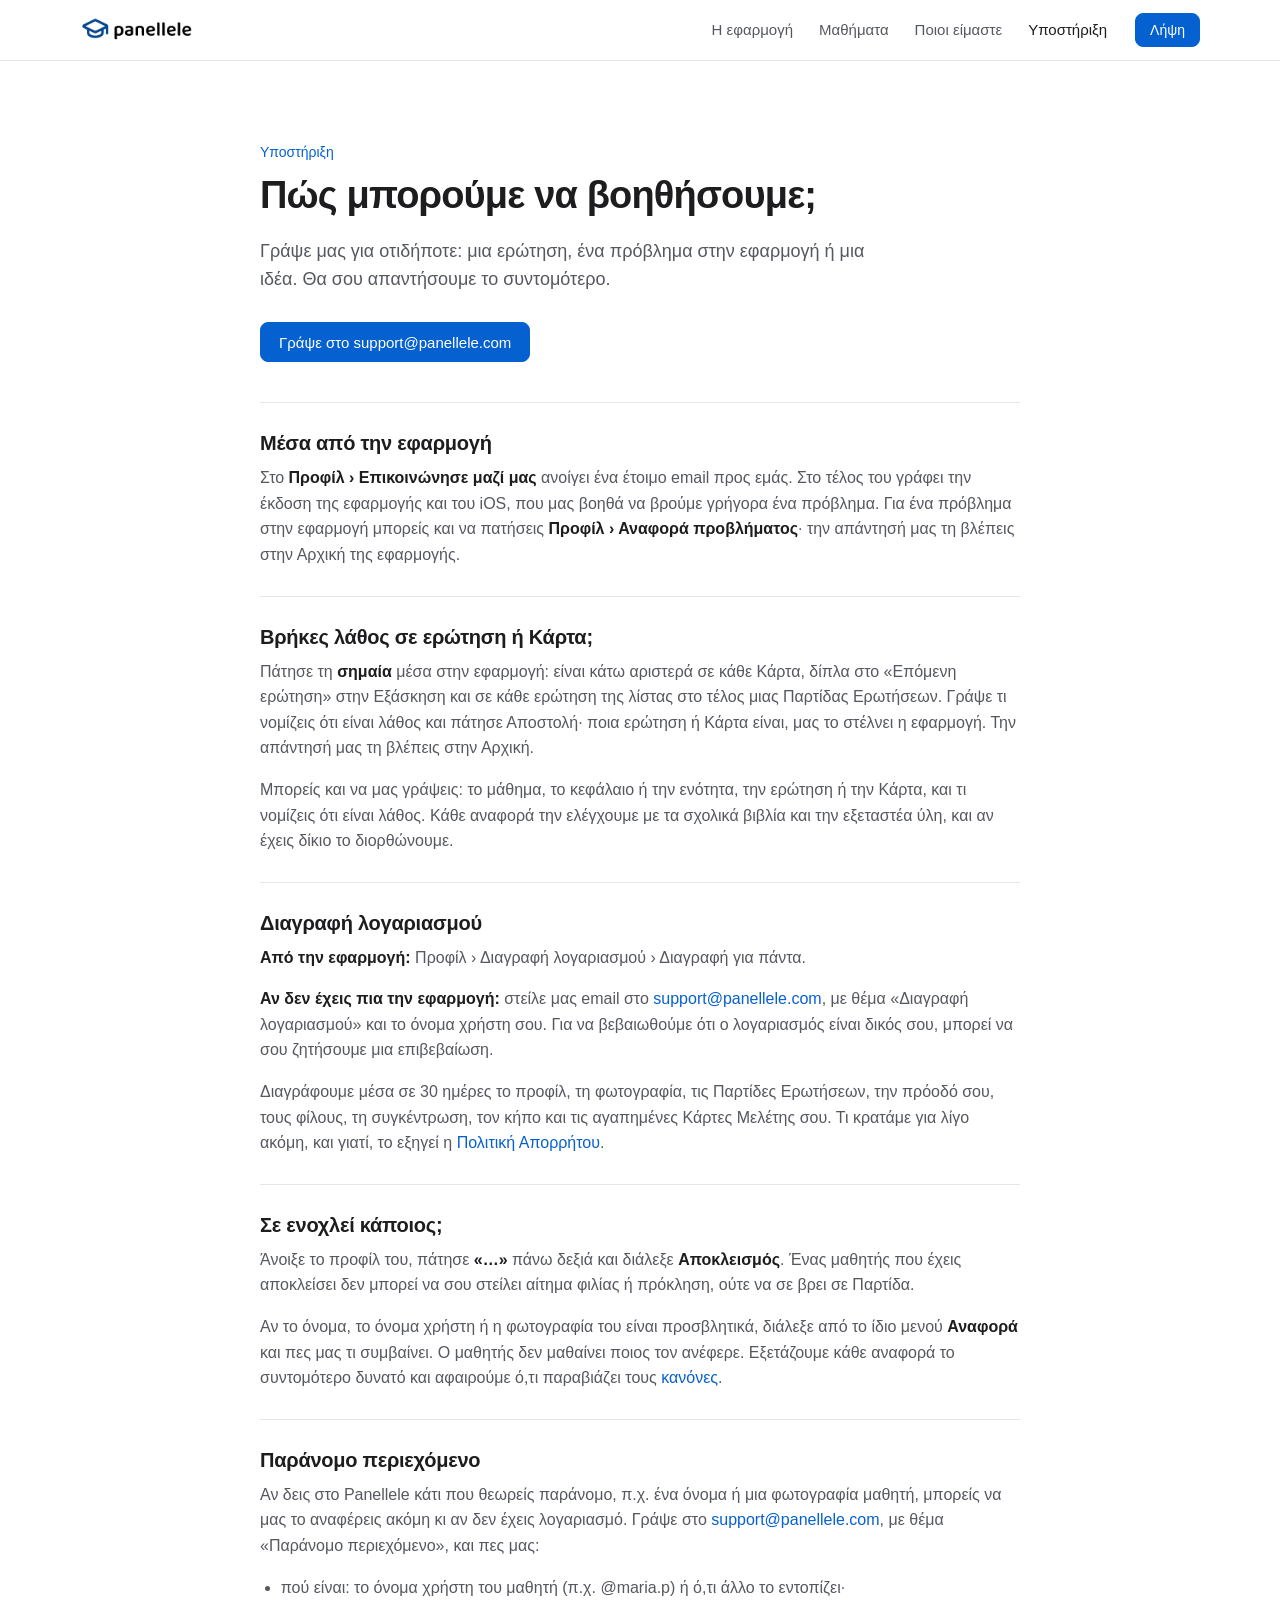
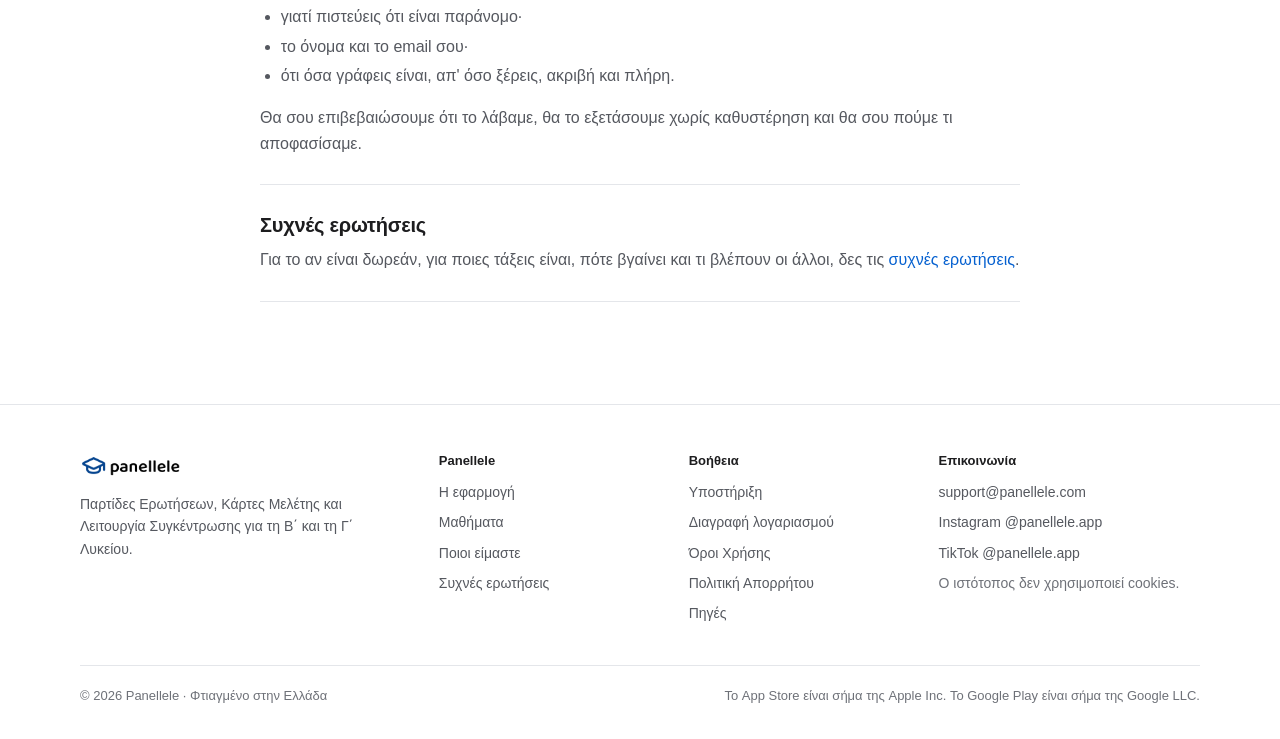
<file: support/index.html>
<!doctype html>
<html lang="el">
<head>
<meta charset="utf-8">
<meta name="viewport" content="width=device-width, initial-scale=1, viewport-fit=cover">
<meta http-equiv="Content-Security-Policy" content="default-src 'self'; img-src 'self' data:; style-src 'self'; script-src 'none'; object-src 'none'; base-uri 'none'; form-action 'none'">
<meta name="referrer" content="strict-origin-when-cross-origin">
<title>Υποστήριξη · Panellele</title>
<meta name="description" content="Επικοινωνία, λάθη σε ερωτήσεις ή Κάρτες, διαγραφή λογαριασμού, αναφορά και αποκλεισμός μαθητών στο Panellele.">
<link rel="canonical" href="https://panellele.com/support/">
<meta name="robots" content="index, follow">
<meta name="theme-color" content="#ffffff">
<meta name="color-scheme" content="light only">
<meta name="apple-mobile-web-app-title" content="Panellele">
<link rel="icon" href="/favicon.svg" type="image/svg+xml">
<link rel="icon" href="/assets/icon-32.png?v=5129329c" type="image/png" sizes="32x32">
<link rel="apple-touch-icon" href="/apple-touch-icon.png">
<meta property="og:type" content="website">
<meta property="og:site_name" content="Panellele">
<meta property="og:locale" content="el_GR">
<meta property="og:title" content="Υποστήριξη · Panellele">
<meta property="og:description" content="Επικοινωνία, λάθη σε ερωτήσεις ή Κάρτες, διαγραφή λογαριασμού, αναφορά και αποκλεισμός μαθητών στο Panellele.">
<meta property="og:url" content="https://panellele.com/support/">
<meta property="og:image" content="https://panellele.com/assets/og.jpg?v=eeeae248">
<meta property="og:image:width" content="1200">
<meta property="og:image:height" content="630">
<meta property="og:image:alt" content="Το λογότυπο του Panellele και δύο οθόνες της εφαρμογής: μια Κάρτα Μελέτης και μια ερώτηση Παρτίδας.">
<meta name="twitter:card" content="summary_large_image">
<link rel="stylesheet" href="/assets/site.css?v=f30239a4">

</head>
<body class="">
<a class="skip" href="#main">Μετάβαση στο περιεχόμενο</a>
<header class="site-header">
  <div class="wrap header-row">
    <a class="brand" href="/" aria-label="Panellele, αρχική σελίδα">
      <img src="/assets/wordmark.png?v=815b059f" alt="panellele" width="147" height="41">
    </a>
    <nav class="nav" aria-label="Κύριο μενού">
      <a href="/#efarmogi">Η εφαρμογή</a>
      <a href="/#mathimata">Μαθήματα</a>
      <a href="/#poioi-eimaste">Ποιοι είμαστε</a>
      <a href="/support/" aria-current="page">Υποστήριξη</a>
    </nav>
    <a class="button button-small header-cta" href="/#lipsi">Λήψη</a>
    <!-- Στο κινητό: το ίδιο μενού σε ένα <details>, χωρίς JavaScript. -->
    <details class="menu">
      <summary aria-label="Μενού"><span class="menu-icon" aria-hidden="true"></span></summary>
      <nav class="menu-panel" aria-label="Μενού">
        <a href="/#efarmogi">Η εφαρμογή</a>
        <a href="/#mathimata">Μαθήματα</a>
        <a href="/#poioi-eimaste">Ποιοι είμαστε</a>
        <a href="/#erotiseis">Συχνές ερωτήσεις</a>
        <a href="/support/">Υποστήριξη</a>
      </nav>
    </details>
  </div>
</header>
<main id="main">
<section class="page-hero">
  <div class="wrap narrow">
    <p class="eyebrow">Υποστήριξη</p>
    <h1>Πώς μπορούμε να βοηθήσουμε;</h1>
    <p class="lead">Γράψε μας για οτιδήποτε: μια ερώτηση, ένα πρόβλημα στην εφαρμογή ή μια ιδέα. Θα σου απαντήσουμε το συντομότερο.</p>
    <div class="actions"><a class="button" href="mailto:support@panellele.com">Γράψε στο support@panellele.com</a></div>
  </div>
</section>

<section class="section section-compact">
  <div class="wrap narrow help">
    <article class="help-card" id="epikoinonia">
      <h2>Μέσα από την εφαρμογή</h2>
      <p>Στο <strong>Προφίλ › Επικοινώνησε μαζί μας</strong> ανοίγει ένα έτοιμο email προς εμάς. Στο τέλος του γράφει την έκδοση της εφαρμογής και του iOS, που μας βοηθά να βρούμε γρήγορα ένα πρόβλημα. Για ένα πρόβλημα στην εφαρμογή μπορείς και να πατήσεις <strong>Προφίλ › Αναφορά προβλήματος</strong>· την απάντησή μας τη βλέπεις στην Αρχική της εφαρμογής.</p>
    </article>

    <article class="help-card" id="lathos">
      <h2>Βρήκες λάθος σε ερώτηση ή Κάρτα;</h2>
      <p>Πάτησε τη <strong>σημαία</strong> μέσα στην εφαρμογή: είναι κάτω αριστερά σε κάθε Κάρτα, δίπλα στο «Επόμενη ερώτηση» στην Εξάσκηση και σε κάθε ερώτηση της λίστας στο τέλος μιας Παρτίδας Ερωτήσεων. Γράψε τι νομίζεις ότι είναι λάθος και πάτησε Αποστολή· ποια ερώτηση ή Κάρτα είναι, μας το στέλνει η εφαρμογή. Την απάντησή μας τη βλέπεις στην Αρχική.</p>
      <p>Μπορείς και να μας γράψεις: το μάθημα, το κεφάλαιο ή την ενότητα, την ερώτηση ή την Κάρτα, και τι νομίζεις ότι είναι λάθος. Κάθε αναφορά την ελέγχουμε με τα σχολικά βιβλία και την εξεταστέα ύλη, και αν έχεις δίκιο το διορθώνουμε.</p>
    </article>

    <article class="help-card" id="diagrafi">
      <h2>Διαγραφή λογαριασμού</h2>
      <p><strong>Από την εφαρμογή:</strong> Προφίλ › Διαγραφή λογαριασμού › Διαγραφή για πάντα.</p>
      <p><strong>Αν δεν έχεις πια την εφαρμογή:</strong> στείλε μας email στο <a href="mailto:support@panellele.com?subject=%CE%94%CE%B9%CE%B1%CE%B3%CF%81%CE%B1%CF%86%CE%AE%20%CE%BB%CE%BF%CE%B3%CE%B1%CF%81%CE%B9%CE%B1%CF%83%CE%BC%CE%BF%CF%8D">support@panellele.com</a>, με θέμα «Διαγραφή λογαριασμού» και το όνομα χρήστη σου. Για να βεβαιωθούμε ότι ο λογαριασμός είναι δικός σου, μπορεί να σου ζητήσουμε μια επιβεβαίωση.</p>
      <p>Διαγράφουμε μέσα σε 30 ημέρες το προφίλ, τη φωτογραφία, τις Παρτίδες Ερωτήσεων, την πρόοδό σου, τους φίλους, τη συγκέντρωση, τον κήπο και τις αγαπημένες Κάρτες Μελέτης σου. Τι κρατάμε για λίγο ακόμη, και γιατί, το εξηγεί η <a href="/privacy/#enotita-8">Πολιτική Απορρήτου</a>.</p>
    </article>

    <article class="help-card" id="apokleismos">
      <h2>Σε ενοχλεί κάποιος;</h2>
      <p>Άνοιξε το προφίλ του, πάτησε <strong>«…»</strong> πάνω δεξιά και διάλεξε <strong>Αποκλεισμός</strong>. Ένας μαθητής που έχεις αποκλείσει δεν μπορεί να σου στείλει αίτημα φιλίας ή πρόκληση, ούτε να σε βρει σε Παρτίδα.</p>
      <p>Αν το όνομα, το όνομα χρήστη ή η φωτογραφία του είναι προσβλητικά, διάλεξε από το ίδιο μενού <strong>Αναφορά</strong> και πες μας τι συμβαίνει. Ο μαθητής δεν μαθαίνει ποιος τον ανέφερε. Εξετάζουμε κάθε αναφορά το συντομότερο δυνατό και αφαιρούμε ό,τι παραβιάζει τους <a href="/terms/#enotita-4">κανόνες</a>.</p>
    </article>

    <article class="help-card" id="paranomo">
      <h2>Παράνομο περιεχόμενο</h2>
      <p>Αν δεις στο Panellele κάτι που θεωρείς παράνομο, π.χ. ένα όνομα ή μια φωτογραφία μαθητή, μπορείς να μας το αναφέρεις ακόμη κι αν δεν έχεις λογαριασμό. Γράψε στο <a href="mailto:support@panellele.com?subject=%CE%A0%CE%B1%CF%81%CE%AC%CE%BD%CE%BF%CE%BC%CE%BF%20%CF%80%CE%B5%CF%81%CE%B9%CE%B5%CF%87%CF%8C%CE%BC%CE%B5%CE%BD%CE%BF">support@panellele.com</a>, με θέμα «Παράνομο περιεχόμενο», και πες μας:</p>
      <ul>
        <li>πού είναι: το όνομα χρήστη του μαθητή (π.χ. @maria.p) ή ό,τι άλλο το εντοπίζει·</li>
        <li>γιατί πιστεύεις ότι είναι παράνομο·</li>
        <li>το όνομα και το email σου·</li>
        <li>ότι όσα γράφεις είναι, απ' όσο ξέρεις, ακριβή και πλήρη.</li>
      </ul>
      <p>Θα σου επιβεβαιώσουμε ότι το λάβαμε, θα το εξετάσουμε χωρίς καθυστέρηση και θα σου πούμε τι αποφασίσαμε.</p>
    </article>

    <article class="help-card">
      <h2>Συχνές ερωτήσεις</h2>
      <p>Για το αν είναι δωρεάν, για ποιες τάξεις είναι, πότε βγαίνει και τι βλέπουν οι άλλοι, δες τις <a href="/#erotiseis">συχνές ερωτήσεις</a>.</p>
    </article>
  </div>
</section>
</main>
<footer class="site-footer">
  <div class="wrap footer-grid">
    <div class="footer-brand">
      <img src="/assets/wordmark.png?v=815b059f" alt="panellele" width="126" height="35">
      <p>Παρτίδες Ερωτήσεων, Κάρτες Μελέτης και Λειτουργία Συγκέντρωσης για τη Β΄ και τη Γ΄ Λυκείου.</p>
    </div>
    <nav class="footer-links" aria-label="Σύνδεσμοι">
      <h2>Panellele</h2>
      <a href="/#efarmogi">Η εφαρμογή</a>
      <a href="/#mathimata">Μαθήματα</a>
      <a href="/#poioi-eimaste">Ποιοι είμαστε</a>
      <a href="/#erotiseis">Συχνές ερωτήσεις</a>
    </nav>
    <nav class="footer-links" aria-label="Βοήθεια και νομικά">
      <h2>Βοήθεια</h2>
      <a href="/support/">Υποστήριξη</a>
      <a href="/support/#diagrafi">Διαγραφή λογαριασμού</a>
      <a href="/terms/">Όροι Χρήσης</a>
      <a href="/privacy/">Πολιτική Απορρήτου</a>
      <a href="/sources/">Πηγές</a>
    </nav>
    <div class="footer-links">
      <h2>Επικοινωνία</h2>
      <a href="mailto:support@panellele.com">support@panellele.com</a>
      <a href="https://www.instagram.com/panellele.app/">Instagram @panellele.app</a>
      <a href="https://www.tiktok.com/@panellele.app">TikTok @panellele.app</a>
      <p class="muted">Ο ιστότοπος δεν χρησιμοποιεί cookies.</p>
    </div>
  </div>
  <div class="wrap footer-bottom">
    <p>© 2026 Panellele · Φτιαγμένο στην Ελλάδα</p>
    <p class="muted">Το App Store είναι σήμα της Apple Inc. Το Google Play είναι σήμα της Google LLC.</p>
  </div>
</footer>
</body>
</html>
</file>
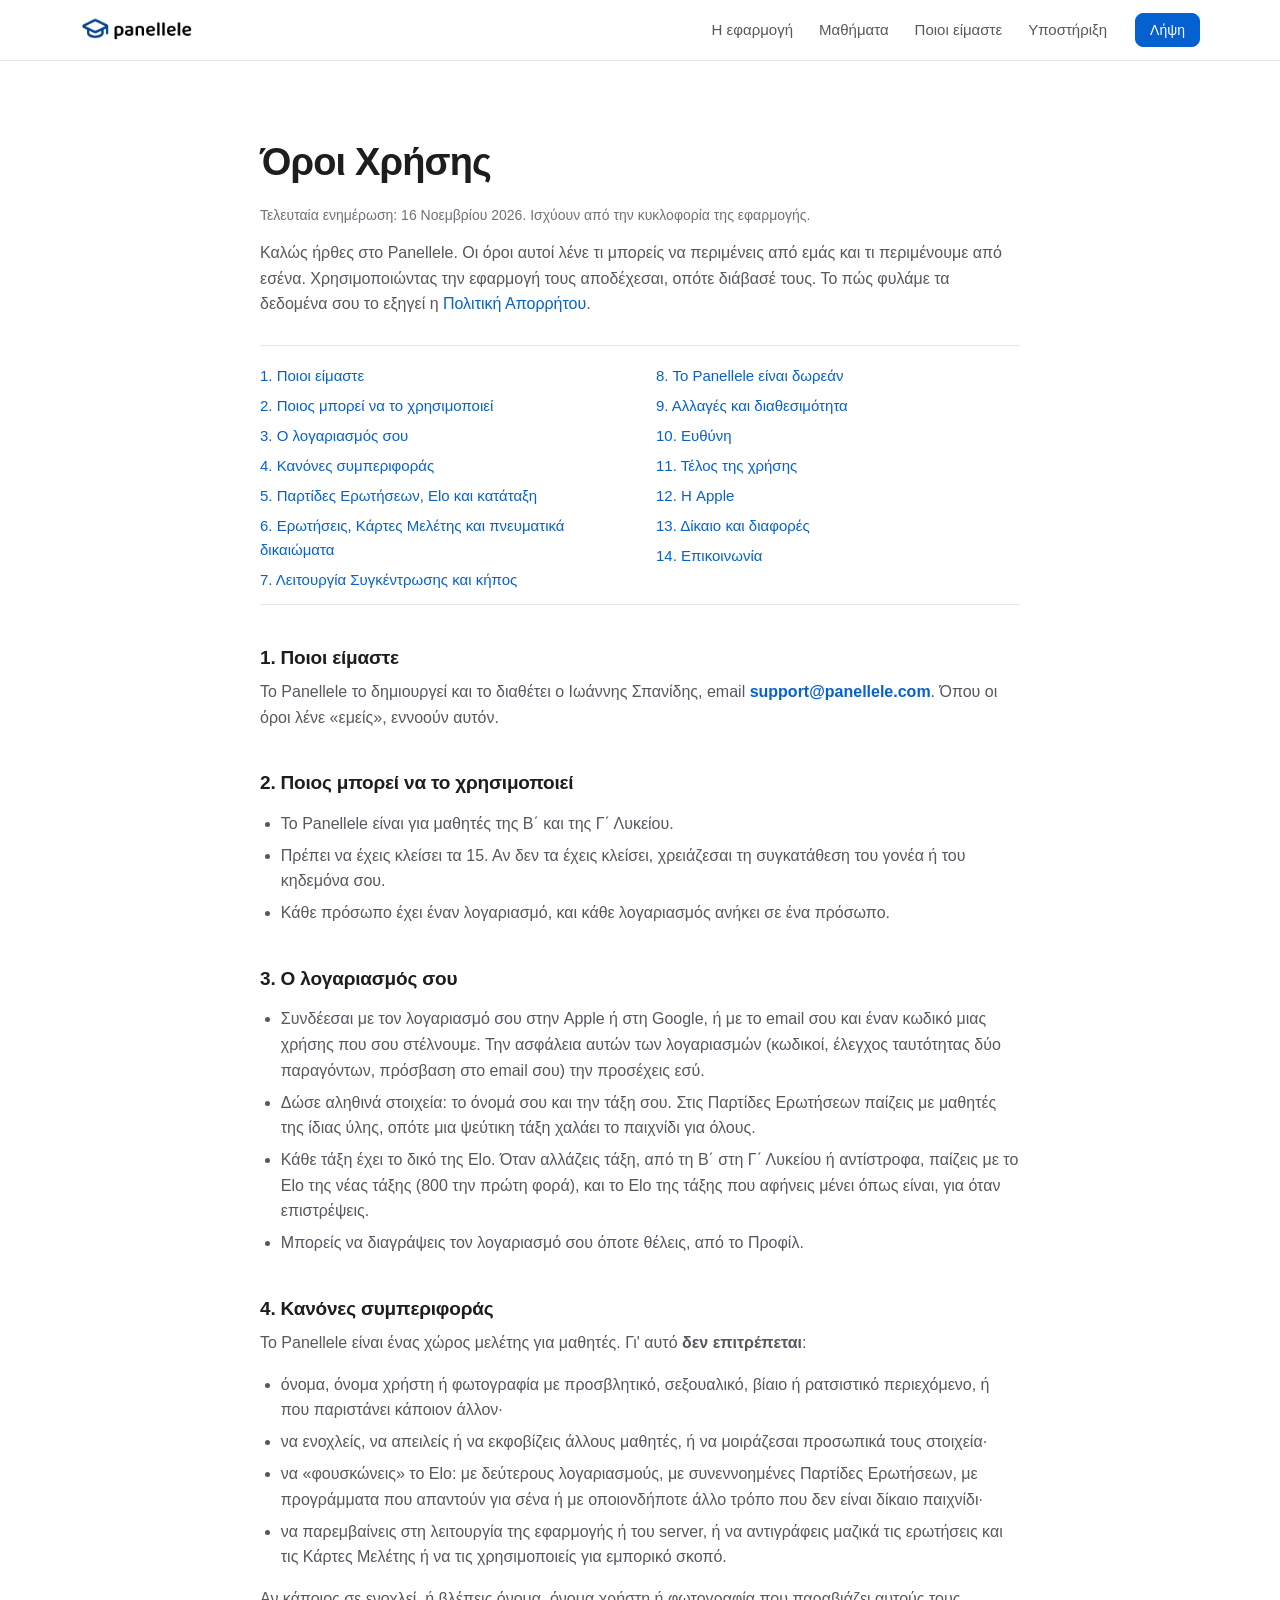
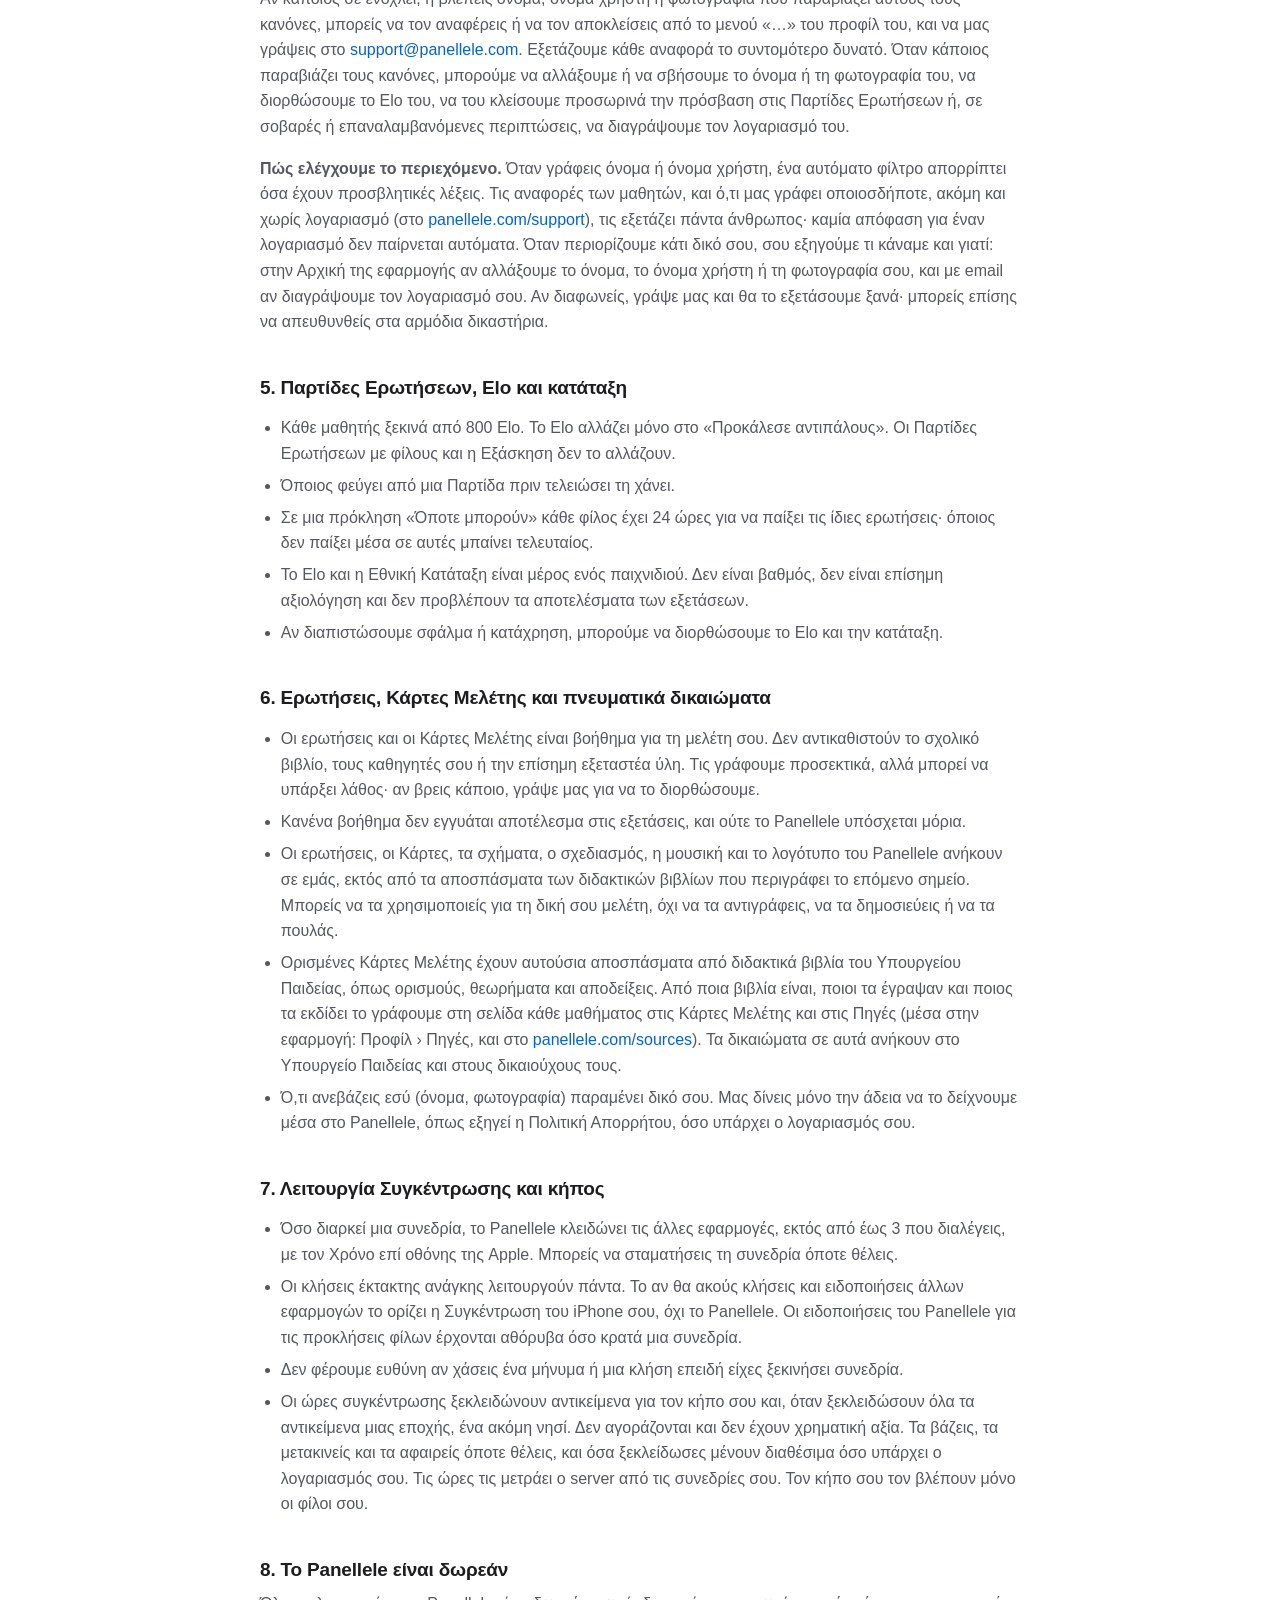
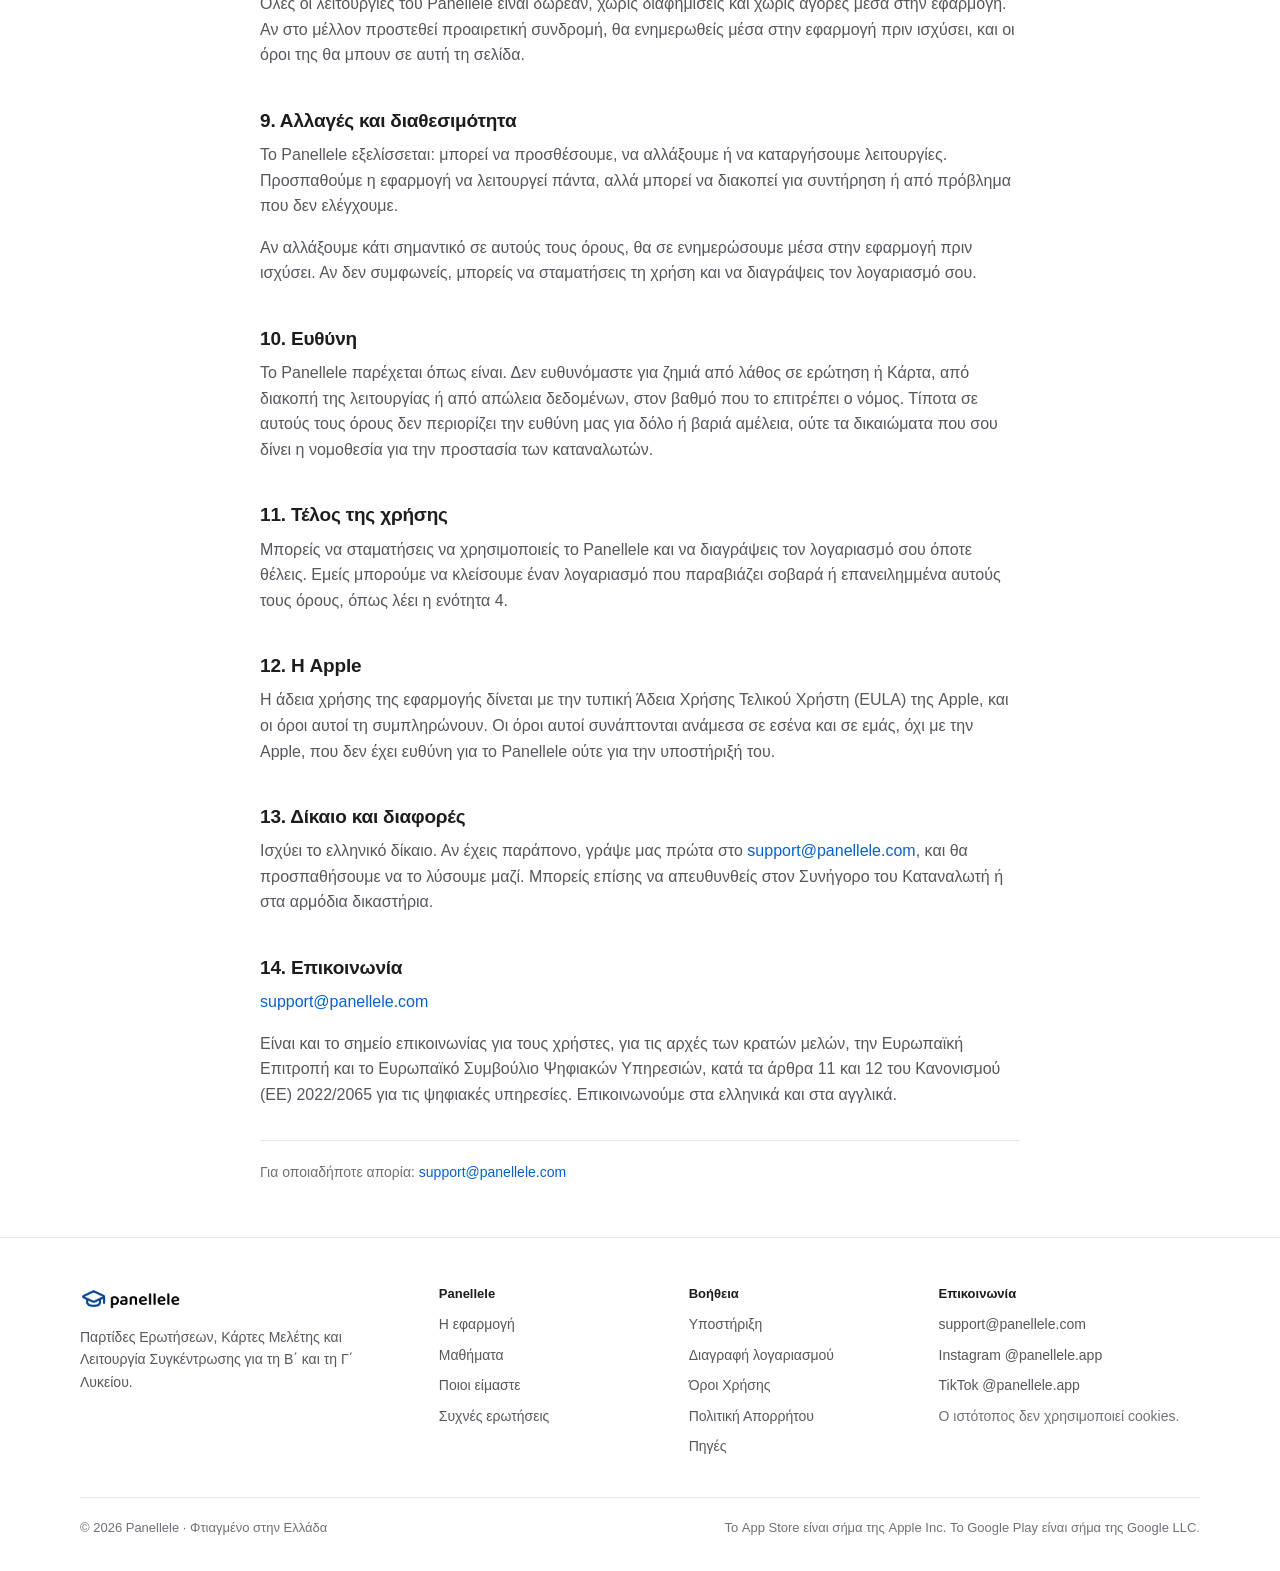
<file: terms/index.html>
<!doctype html>
<html lang="el">
<head>
<meta charset="utf-8">
<meta name="viewport" content="width=device-width, initial-scale=1, viewport-fit=cover">
<meta http-equiv="Content-Security-Policy" content="default-src 'self'; img-src 'self' data:; style-src 'self'; script-src 'none'; object-src 'none'; base-uri 'none'; form-action 'none'">
<meta name="referrer" content="strict-origin-when-cross-origin">
<title>Όροι Χρήσης · Panellele</title>
<meta name="description" content="Οι κανόνες χρήσης του Panellele: λογαριασμός, συμπεριφορά, Παρτίδες Ερωτήσεων και Elo, Κάρτες Μελέτης, Λειτουργία Συγκέντρωσης.">
<link rel="canonical" href="https://panellele.com/terms/">
<meta name="robots" content="index, follow">
<meta name="theme-color" content="#ffffff">
<meta name="color-scheme" content="light only">
<meta name="apple-mobile-web-app-title" content="Panellele">
<link rel="icon" href="/favicon.svg" type="image/svg+xml">
<link rel="icon" href="/assets/icon-32.png?v=5129329c" type="image/png" sizes="32x32">
<link rel="apple-touch-icon" href="/apple-touch-icon.png">
<meta property="og:type" content="website">
<meta property="og:site_name" content="Panellele">
<meta property="og:locale" content="el_GR">
<meta property="og:title" content="Όροι Χρήσης · Panellele">
<meta property="og:description" content="Οι κανόνες χρήσης του Panellele: λογαριασμός, συμπεριφορά, Παρτίδες Ερωτήσεων και Elo, Κάρτες Μελέτης, Λειτουργία Συγκέντρωσης.">
<meta property="og:url" content="https://panellele.com/terms/">
<meta property="og:image" content="https://panellele.com/assets/og.jpg?v=eeeae248">
<meta property="og:image:width" content="1200">
<meta property="og:image:height" content="630">
<meta property="og:image:alt" content="Το λογότυπο του Panellele και δύο οθόνες της εφαρμογής: μια Κάρτα Μελέτης και μια ερώτηση Παρτίδας.">
<meta name="twitter:card" content="summary_large_image">
<link rel="stylesheet" href="/assets/site.css?v=f30239a4">

</head>
<body class="">
<a class="skip" href="#main">Μετάβαση στο περιεχόμενο</a>
<header class="site-header">
  <div class="wrap header-row">
    <a class="brand" href="/" aria-label="Panellele, αρχική σελίδα">
      <img src="/assets/wordmark.png?v=815b059f" alt="panellele" width="147" height="41">
    </a>
    <nav class="nav" aria-label="Κύριο μενού">
      <a href="/#efarmogi">Η εφαρμογή</a>
      <a href="/#mathimata">Μαθήματα</a>
      <a href="/#poioi-eimaste">Ποιοι είμαστε</a>
      <a href="/support/">Υποστήριξη</a>
    </nav>
    <a class="button button-small header-cta" href="/#lipsi">Λήψη</a>
    <!-- Στο κινητό: το ίδιο μενού σε ένα <details>, χωρίς JavaScript. -->
    <details class="menu">
      <summary aria-label="Μενού"><span class="menu-icon" aria-hidden="true"></span></summary>
      <nav class="menu-panel" aria-label="Μενού">
        <a href="/#efarmogi">Η εφαρμογή</a>
        <a href="/#mathimata">Μαθήματα</a>
        <a href="/#poioi-eimaste">Ποιοι είμαστε</a>
        <a href="/#erotiseis">Συχνές ερωτήσεις</a>
        <a href="/support/">Υποστήριξη</a>
      </nav>
    </details>
  </div>
</header>
<main id="main">
<section class="page-hero"><div class="wrap narrow"><article class="legal">
<h1>Όροι Χρήσης</h1>
<p class="effective">Τελευταία ενημέρωση: 16 Νοεμβρίου 2026. Ισχύουν από την κυκλοφορία της εφαρμογής.</p>
<p>Καλώς ήρθες στο Panellele. Οι όροι αυτοί λένε τι μπορείς να περιμένεις από εμάς και τι περιμένουμε από εσένα. Χρησιμοποιώντας την εφαρμογή τους αποδέχεσαι, οπότε διάβασέ τους. Το πώς φυλάμε τα δεδομένα σου το εξηγεί η <a href="/privacy/">Πολιτική Απορρήτου</a>.</p>
<nav class="toc-nav" aria-label="Περιεχόμενα"><ul class="toc">
<li><a href="#enotita-1">1. Ποιοι είμαστε</a></li>
<li><a href="#enotita-2">2. Ποιος μπορεί να το χρησιμοποιεί</a></li>
<li><a href="#enotita-3">3. Ο λογαριασμός σου</a></li>
<li><a href="#enotita-4">4. Κανόνες συμπεριφοράς</a></li>
<li><a href="#enotita-5">5. Παρτίδες Ερωτήσεων, Elo και κατάταξη</a></li>
<li><a href="#enotita-6">6. Ερωτήσεις, Κάρτες Μελέτης και πνευματικά δικαιώματα</a></li>
<li><a href="#enotita-7">7. Λειτουργία Συγκέντρωσης και κήπος</a></li>
<li><a href="#enotita-8">8. Το Panellele είναι δωρεάν</a></li>
<li><a href="#enotita-9">9. Αλλαγές και διαθεσιμότητα</a></li>
<li><a href="#enotita-10">10. Ευθύνη</a></li>
<li><a href="#enotita-11">11. Τέλος της χρήσης</a></li>
<li><a href="#enotita-12">12. Η Apple</a></li>
<li><a href="#enotita-13">13. Δίκαιο και διαφορές</a></li>
<li><a href="#enotita-14">14. Επικοινωνία</a></li>
</ul></nav>
<h2 id="enotita-1"><a href="#enotita-1">1. Ποιοι είμαστε</a></h2>
<p>Το Panellele το δημιουργεί και το διαθέτει ο Ιωάννης Σπανίδης, email <strong><a href="mailto:support@panellele.com">support@panellele.com</a></strong>. Όπου οι όροι λένε «εμείς», εννοούν αυτόν.</p>
<h2 id="enotita-2"><a href="#enotita-2">2. Ποιος μπορεί να το χρησιμοποιεί</a></h2>
<ul>
<li>Το Panellele είναι για μαθητές της Β΄ και της Γ΄ Λυκείου.</li>
<li>Πρέπει να έχεις κλείσει τα 15. Αν δεν τα έχεις κλείσει, χρειάζεσαι τη συγκατάθεση του γονέα ή του κηδεμόνα σου.</li>
<li>Κάθε πρόσωπο έχει έναν λογαριασμό, και κάθε λογαριασμός ανήκει σε ένα πρόσωπο.</li>
</ul>
<h2 id="enotita-3"><a href="#enotita-3">3. Ο λογαριασμός σου</a></h2>
<ul>
<li>Συνδέεσαι με τον λογαριασμό σου στην Apple ή στη Google, ή με το email σου και έναν κωδικό μιας χρήσης που σου στέλνουμε. Την ασφάλεια αυτών των λογαριασμών (κωδικοί, έλεγχος ταυτότητας δύο παραγόντων, πρόσβαση στο email σου) την προσέχεις εσύ.</li>
<li>Δώσε αληθινά στοιχεία: το όνομά σου και την τάξη σου. Στις Παρτίδες Ερωτήσεων παίζεις με μαθητές της ίδιας ύλης, οπότε μια ψεύτικη τάξη χαλάει το παιχνίδι για όλους.</li>
<li>Κάθε τάξη έχει το δικό της Elo. Όταν αλλάζεις τάξη, από τη Β΄ στη Γ΄ Λυκείου ή αντίστροφα, παίζεις με το Elo της νέας τάξης (800 την πρώτη φορά), και το Elo της τάξης που αφήνεις μένει όπως είναι, για όταν επιστρέψεις.</li>
<li>Μπορείς να διαγράψεις τον λογαριασμό σου όποτε θέλεις, από το Προφίλ.</li>
</ul>
<h2 id="enotita-4"><a href="#enotita-4">4. Κανόνες συμπεριφοράς</a></h2>
<p>Το Panellele είναι ένας χώρος μελέτης για μαθητές. Γι' αυτό <strong>δεν επιτρέπεται</strong>:</p>
<ul>
<li>όνομα, όνομα χρήστη ή φωτογραφία με προσβλητικό, σεξουαλικό, βίαιο ή ρατσιστικό περιεχόμενο, ή που παριστάνει κάποιον άλλον·</li>
<li>να ενοχλείς, να απειλείς ή να εκφοβίζεις άλλους μαθητές, ή να μοιράζεσαι προσωπικά τους στοιχεία·</li>
<li>να «φουσκώνεις» το Elo: με δεύτερους λογαριασμούς, με συνεννοημένες Παρτίδες Ερωτήσεων, με προγράμματα που απαντούν για σένα ή με οποιονδήποτε άλλο τρόπο που δεν είναι δίκαιο παιχνίδι·</li>
<li>να παρεμβαίνεις στη λειτουργία της εφαρμογής ή του server, ή να αντιγράφεις μαζικά τις ερωτήσεις και τις Κάρτες Μελέτης ή να τις χρησιμοποιείς για εμπορικό σκοπό.</li>
</ul>
<p>Αν κάποιος σε ενοχλεί, ή βλέπεις όνομα, όνομα χρήστη ή φωτογραφία που παραβιάζει αυτούς τους κανόνες, μπορείς να τον αναφέρεις ή να τον αποκλείσεις από το μενού «…» του προφίλ του, και να μας γράψεις στο <a href="mailto:support@panellele.com">support@panellele.com</a>. Εξετάζουμε κάθε αναφορά το συντομότερο δυνατό. Όταν κάποιος παραβιάζει τους κανόνες, μπορούμε να αλλάξουμε ή να σβήσουμε το όνομα ή τη φωτογραφία του, να διορθώσουμε το Elo του, να του κλείσουμε προσωρινά την πρόσβαση στις Παρτίδες Ερωτήσεων ή, σε σοβαρές ή επαναλαμβανόμενες περιπτώσεις, να διαγράψουμε τον λογαριασμό του.</p>
<p><strong>Πώς ελέγχουμε το περιεχόμενο.</strong> Όταν γράφεις όνομα ή όνομα χρήστη, ένα αυτόματο φίλτρο απορρίπτει όσα έχουν προσβλητικές λέξεις. Τις αναφορές των μαθητών, και ό,τι μας γράφει οποιοσδήποτε, ακόμη και χωρίς λογαριασμό (στο <a href="https://panellele.com/support/#paranomo">panellele.com/support</a>), τις εξετάζει πάντα άνθρωπος· καμία απόφαση για έναν λογαριασμό δεν παίρνεται αυτόματα. Όταν περιορίζουμε κάτι δικό σου, σου εξηγούμε τι κάναμε και γιατί: στην Αρχική της εφαρμογής αν αλλάξουμε το όνομα, το όνομα χρήστη ή τη φωτογραφία σου, και με email αν διαγράψουμε τον λογαριασμό σου. Αν διαφωνείς, γράψε μας και θα το εξετάσουμε ξανά· μπορείς επίσης να απευθυνθείς στα αρμόδια δικαστήρια.</p>
<h2 id="enotita-5"><a href="#enotita-5">5. Παρτίδες Ερωτήσεων, Elo και κατάταξη</a></h2>
<ul>
<li>Κάθε μαθητής ξεκινά από 800 Elo. Το Elo αλλάζει μόνο στο «Προκάλεσε αντιπάλους». Οι Παρτίδες Ερωτήσεων με φίλους και η Εξάσκηση δεν το αλλάζουν.</li>
<li>Όποιος φεύγει από μια Παρτίδα πριν τελειώσει τη χάνει.</li>
<li>Σε μια πρόκληση «Όποτε μπορούν» κάθε φίλος έχει 24 ώρες για να παίξει τις ίδιες ερωτήσεις· όποιος δεν παίξει μέσα σε αυτές μπαίνει τελευταίος.</li>
<li>Το Elo και η Εθνική Κατάταξη είναι μέρος ενός παιχνιδιού. Δεν είναι βαθμός, δεν είναι επίσημη αξιολόγηση και δεν προβλέπουν τα αποτελέσματα των εξετάσεων.</li>
<li>Αν διαπιστώσουμε σφάλμα ή κατάχρηση, μπορούμε να διορθώσουμε το Elo και την κατάταξη.</li>
</ul>
<h2 id="enotita-6"><a href="#enotita-6">6. Ερωτήσεις, Κάρτες Μελέτης και πνευματικά δικαιώματα</a></h2>
<ul>
<li>Οι ερωτήσεις και οι Κάρτες Μελέτης είναι βοήθημα για τη μελέτη σου. Δεν αντικαθιστούν το σχολικό βιβλίο, τους καθηγητές σου ή την επίσημη εξεταστέα ύλη. Τις γράφουμε προσεκτικά, αλλά μπορεί να υπάρξει λάθος· αν βρεις κάποιο, γράψε μας για να το διορθώσουμε.</li>
<li>Κανένα βοήθημα δεν εγγυάται αποτέλεσμα στις εξετάσεις, και ούτε το Panellele υπόσχεται μόρια.</li>
<li>Οι ερωτήσεις, οι Κάρτες, τα σχήματα, ο σχεδιασμός, η μουσική και το λογότυπο του Panellele ανήκουν σε εμάς, εκτός από τα αποσπάσματα των διδακτικών βιβλίων που περιγράφει το επόμενο σημείο. Μπορείς να τα χρησιμοποιείς για τη δική σου μελέτη, όχι να τα αντιγράφεις, να τα δημοσιεύεις ή να τα πουλάς.</li>
<li>Ορισμένες Κάρτες Μελέτης έχουν αυτούσια αποσπάσματα από διδακτικά βιβλία του Υπουργείου Παιδείας, όπως ορισμούς, θεωρήματα και αποδείξεις. Από ποια βιβλία είναι, ποιοι τα έγραψαν και ποιος τα εκδίδει το γράφουμε στη σελίδα κάθε μαθήματος στις Κάρτες Μελέτης και στις Πηγές (μέσα στην εφαρμογή: Προφίλ › Πηγές, και στο <a href="/sources/">panellele.com/sources</a>). Τα δικαιώματα σε αυτά ανήκουν στο Υπουργείο Παιδείας και στους δικαιούχους τους.</li>
<li>Ό,τι ανεβάζεις εσύ (όνομα, φωτογραφία) παραμένει δικό σου. Μας δίνεις μόνο την άδεια να το δείχνουμε μέσα στο Panellele, όπως εξηγεί η Πολιτική Απορρήτου, όσο υπάρχει ο λογαριασμός σου.</li>
</ul>
<h2 id="enotita-7"><a href="#enotita-7">7. Λειτουργία Συγκέντρωσης και κήπος</a></h2>
<ul>
<li>Όσο διαρκεί μια συνεδρία, το Panellele κλειδώνει τις άλλες εφαρμογές, εκτός από έως 3 που διαλέγεις, με τον Χρόνο επί οθόνης της Apple. Μπορείς να σταματήσεις τη συνεδρία όποτε θέλεις.</li>
<li>Οι κλήσεις έκτακτης ανάγκης λειτουργούν πάντα. Το αν θα ακούς κλήσεις και ειδοποιήσεις άλλων εφαρμογών το ορίζει η Συγκέντρωση του iPhone σου, όχι το Panellele. Οι ειδοποιήσεις του Panellele για τις προκλήσεις φίλων έρχονται αθόρυβα όσο κρατά μια συνεδρία.</li>
<li>Δεν φέρουμε ευθύνη αν χάσεις ένα μήνυμα ή μια κλήση επειδή είχες ξεκινήσει συνεδρία.</li>
<li>Οι ώρες συγκέντρωσης ξεκλειδώνουν αντικείμενα για τον κήπο σου και, όταν ξεκλειδώσουν όλα τα αντικείμενα μιας εποχής, ένα ακόμη νησί. Δεν αγοράζονται και δεν έχουν χρηματική αξία. Τα βάζεις, τα μετακινείς και τα αφαιρείς όποτε θέλεις, και όσα ξεκλείδωσες μένουν διαθέσιμα όσο υπάρχει ο λογαριασμός σου. Τις ώρες τις μετράει ο server από τις συνεδρίες σου. Τον κήπο σου τον βλέπουν μόνο οι φίλοι σου.</li>
</ul>
<h2 id="enotita-8"><a href="#enotita-8">8. Το Panellele είναι δωρεάν</a></h2>
<p>Όλες οι λειτουργίες του Panellele είναι δωρεάν, χωρίς διαφημίσεις και χωρίς αγορές μέσα στην εφαρμογή. Αν στο μέλλον προστεθεί προαιρετική συνδρομή, θα ενημερωθείς μέσα στην εφαρμογή πριν ισχύσει, και οι όροι της θα μπουν σε αυτή τη σελίδα.</p>
<h2 id="enotita-9"><a href="#enotita-9">9. Αλλαγές και διαθεσιμότητα</a></h2>
<p>Το Panellele εξελίσσεται: μπορεί να προσθέσουμε, να αλλάξουμε ή να καταργήσουμε λειτουργίες. Προσπαθούμε η εφαρμογή να λειτουργεί πάντα, αλλά μπορεί να διακοπεί για συντήρηση ή από πρόβλημα που δεν ελέγχουμε.</p>
<p>Αν αλλάξουμε κάτι σημαντικό σε αυτούς τους όρους, θα σε ενημερώσουμε μέσα στην εφαρμογή πριν ισχύσει. Αν δεν συμφωνείς, μπορείς να σταματήσεις τη χρήση και να διαγράψεις τον λογαριασμό σου.</p>
<h2 id="enotita-10"><a href="#enotita-10">10. Ευθύνη</a></h2>
<p>Το Panellele παρέχεται όπως είναι. Δεν ευθυνόμαστε για ζημιά από λάθος σε ερώτηση ή Κάρτα, από διακοπή της λειτουργίας ή από απώλεια δεδομένων, στον βαθμό που το επιτρέπει ο νόμος. Τίποτα σε αυτούς τους όρους δεν περιορίζει την ευθύνη μας για δόλο ή βαριά αμέλεια, ούτε τα δικαιώματα που σου δίνει η νομοθεσία για την προστασία των καταναλωτών.</p>
<h2 id="enotita-11"><a href="#enotita-11">11. Τέλος της χρήσης</a></h2>
<p>Μπορείς να σταματήσεις να χρησιμοποιείς το Panellele και να διαγράψεις τον λογαριασμό σου όποτε θέλεις. Εμείς μπορούμε να κλείσουμε έναν λογαριασμό που παραβιάζει σοβαρά ή επανειλημμένα αυτούς τους όρους, όπως λέει η ενότητα 4.</p>
<h2 id="enotita-12"><a href="#enotita-12">12. Η Apple</a></h2>
<p>Η άδεια χρήσης της εφαρμογής δίνεται με την τυπική Άδεια Χρήσης Τελικού Χρήστη (EULA) της Apple, και οι όροι αυτοί τη συμπληρώνουν. Οι όροι αυτοί συνάπτονται ανάμεσα σε εσένα και σε εμάς, όχι με την Apple, που δεν έχει ευθύνη για το Panellele ούτε για την υποστήριξή του.</p>
<h2 id="enotita-13"><a href="#enotita-13">13. Δίκαιο και διαφορές</a></h2>
<p>Ισχύει το ελληνικό δίκαιο. Αν έχεις παράπονο, γράψε μας πρώτα στο <a href="mailto:support@panellele.com">support@panellele.com</a>, και θα προσπαθήσουμε να το λύσουμε μαζί. Μπορείς επίσης να απευθυνθείς στον Συνήγορο του Καταναλωτή ή στα αρμόδια δικαστήρια.</p>
<h2 id="enotita-14"><a href="#enotita-14">14. Επικοινωνία</a></h2>
<p><a href="mailto:support@panellele.com">support@panellele.com</a></p>
<p>Είναι και το σημείο επικοινωνίας για τους χρήστες, για τις αρχές των κρατών μελών, την Ευρωπαϊκή Επιτροπή και το Ευρωπαϊκό Συμβούλιο Ψηφιακών Υπηρεσιών, κατά τα άρθρα 11 και 12 του Κανονισμού (ΕΕ) 2022/2065 για τις ψηφιακές υπηρεσίες. Επικοινωνούμε στα ελληνικά και στα αγγλικά.</p>
</article>
<p class="legal-meta">Για οποιαδήποτε απορία: <a href="mailto:support@panellele.com">support@panellele.com</a></p>
</div></section>
</main>
<footer class="site-footer">
  <div class="wrap footer-grid">
    <div class="footer-brand">
      <img src="/assets/wordmark.png?v=815b059f" alt="panellele" width="126" height="35">
      <p>Παρτίδες Ερωτήσεων, Κάρτες Μελέτης και Λειτουργία Συγκέντρωσης για τη Β΄ και τη Γ΄ Λυκείου.</p>
    </div>
    <nav class="footer-links" aria-label="Σύνδεσμοι">
      <h2>Panellele</h2>
      <a href="/#efarmogi">Η εφαρμογή</a>
      <a href="/#mathimata">Μαθήματα</a>
      <a href="/#poioi-eimaste">Ποιοι είμαστε</a>
      <a href="/#erotiseis">Συχνές ερωτήσεις</a>
    </nav>
    <nav class="footer-links" aria-label="Βοήθεια και νομικά">
      <h2>Βοήθεια</h2>
      <a href="/support/">Υποστήριξη</a>
      <a href="/support/#diagrafi">Διαγραφή λογαριασμού</a>
      <a href="/terms/">Όροι Χρήσης</a>
      <a href="/privacy/">Πολιτική Απορρήτου</a>
      <a href="/sources/">Πηγές</a>
    </nav>
    <div class="footer-links">
      <h2>Επικοινωνία</h2>
      <a href="mailto:support@panellele.com">support@panellele.com</a>
      <a href="https://www.instagram.com/panellele.app/">Instagram @panellele.app</a>
      <a href="https://www.tiktok.com/@panellele.app">TikTok @panellele.app</a>
      <p class="muted">Ο ιστότοπος δεν χρησιμοποιεί cookies.</p>
    </div>
  </div>
  <div class="wrap footer-bottom">
    <p>© 2026 Panellele · Φτιαγμένο στην Ελλάδα</p>
    <p class="muted">Το App Store είναι σήμα της Apple Inc. Το Google Play είναι σήμα της Google LLC.</p>
  </div>
</footer>
</body>
</html>
</file>
<file: assets/site.css>
/* panellele.com (ιδιοκτήτης, Οκτ. 2026): απλό, καθαρό και επαγγελματικό, στο πνεύμα του code.visualstudio.com.
   Πάντα φωτεινό («το άσπρο προσδίδει επαγγελματικότητα»), ακόμη κι αν η συσκευή είναι σε σκοτεινή εμφάνιση.
   Λευκό και ένα πολύ απαλό γκρι για τις ενότητες, γκρι για τα δεύτερα κείμενα, και ένα μόνο χρώμα έμφασης, το μπλε
   του λογότυπου. Χωρίς λάμψεις και διαβαθμίσεις, μετρημένα μεγέθη και βάρη γραμμάτων, λεπτές γραμμές αντί για σκιές,
   κουμπιά κανονικού μεγέθους. Χωρίς JavaScript και χωρίς εξωτερικές γραμματοσειρές. */

:root {
  --bg: #ffffff;
  --bg-soft: #f6f7f9;
  --text: #1d1d1f;
  --text-2: #55585f;
  --text-3: #6e7178;
  --line: #e4e6ea;
  --line-strong: #cfd2d8;
  --accent: #0661d0;
  --accent-hover: #0552b4;
  --accent-soft: #edf3fc;
  --phone: #1d1d1f;
  --radius: 10px;
  --theory: #d3edf4;
  --theory-line: #38a5ca;
  --caution: #f7cdb9;
  --caution-line: #e2814f;
  --comment: #ececef;
  --comment-line: #b9bac0;
  color-scheme: light;
}

*, *::before, *::after { box-sizing: border-box; }

html {
  -webkit-text-size-adjust: 100%;
  text-size-adjust: 100%;
  scroll-behavior: smooth;
  scroll-padding-top: 76px;
}

body {
  margin: 0;
  background: var(--bg);
  color: var(--text);
  font-family: -apple-system, BlinkMacSystemFont, "SF Pro Text", "Segoe UI", Roboto, "Noto Sans", "Helvetica Neue", Arial, sans-serif;
  font-size: 16px;
  line-height: 1.6;
  -webkit-font-smoothing: antialiased;
  overflow-x: hidden;
}

img { max-width: 100%; height: auto; display: block; }

a { color: var(--accent); text-decoration: none; }
a:hover { text-decoration: underline; text-underline-offset: 3px; }

:focus-visible { outline: 2px solid var(--accent); outline-offset: 2px; border-radius: 4px; }

h1, h2, h3 { color: var(--text); font-weight: 600; margin: 0 0 0.5em; }
h1 { font-size: clamp(2rem, 3.6vw, 2.75rem); line-height: 1.15; letter-spacing: -0.022em; }
h2 { font-size: clamp(1.5rem, 2.4vw, 1.875rem); line-height: 1.2; letter-spacing: -0.018em; }
h3 { font-size: 1.125rem; line-height: 1.35; letter-spacing: -0.008em; }
p { margin: 0 0 1em; }
strong { font-weight: 600; }

.wrap { width: min(1120px, 100% - 48px); margin-inline: auto; }
.narrow { width: min(760px, 100% - 48px); }
.muted { color: var(--text-3); }

.skip {
  position: absolute; left: 16px; top: -60px; z-index: 100;
  background: var(--bg); color: var(--text); padding: 8px 14px; border: 1px solid var(--line); border-radius: 8px;
}
.skip:focus { top: 12px; }

/* Πλοήγηση */
.site-header {
  position: sticky; top: 0; z-index: 50;
  background: rgba(255, 255, 255, 0.92);
  -webkit-backdrop-filter: saturate(180%) blur(16px);
  backdrop-filter: saturate(180%) blur(16px);
  border-bottom: 1px solid var(--line);
}
.header-row { display: flex; align-items: center; gap: 28px; height: 60px; }
.brand { display: block; flex: none; }
.brand img { width: 112px; height: auto; }
.nav { display: flex; gap: 26px; margin-left: auto; }
.nav a { color: var(--text-2); font-size: 0.9375rem; }
.nav a:hover, .nav a[aria-current="page"] { color: var(--text); text-decoration: none; }

/* Μενού κινητού: <details>, χωρίς JavaScript. */
.menu { display: none; position: relative; }
.menu summary {
  list-style: none; cursor: pointer; width: 38px; height: 38px; border-radius: 8px;
  display: flex; align-items: center; justify-content: center;
}
.menu summary::-webkit-details-marker { display: none; }
.menu summary:hover { background: var(--bg-soft); }
.menu-icon, .menu-icon::before, .menu-icon::after {
  display: block; width: 18px; height: 1.5px; background: var(--text); border-radius: 1px; position: relative;
}
.menu-icon::before, .menu-icon::after { content: ""; position: absolute; left: 0; }
.menu-icon::before { top: -6px; }
.menu-icon::after { top: 6px; }
.menu[open] .menu-icon { background: transparent; }
.menu[open] .menu-icon::before { top: 0; transform: rotate(45deg); }
.menu[open] .menu-icon::after { top: 0; transform: rotate(-45deg); }
.menu-panel {
  position: absolute; right: 0; top: 46px; min-width: 220px; padding: 6px;
  background: var(--bg); border: 1px solid var(--line); border-radius: var(--radius);
  box-shadow: 0 8px 24px rgba(17, 24, 39, 0.08); display: flex; flex-direction: column;
}
.menu-panel a { color: var(--text); padding: 9px 12px; border-radius: 6px; }
.menu-panel a:hover { background: var(--bg-soft); text-decoration: none; }

/* Κουμπιά */
.button {
  display: inline-flex; align-items: center; justify-content: center; gap: 8px;
  height: 40px; padding: 0 18px; border-radius: 8px; border: 1px solid var(--accent);
  background: var(--accent); color: #ffffff;
  font-size: 0.9375rem; font-weight: 500; line-height: 1; white-space: nowrap;
  transition: background-color 0.15s ease, border-color 0.15s ease;
}
.button:hover { background: var(--accent-hover); border-color: var(--accent-hover); text-decoration: none; }
.button-secondary { background: var(--bg); color: var(--text); border-color: var(--line-strong); }
.button-secondary:hover { background: var(--bg-soft); border-color: var(--line-strong); }
.button-small { height: 34px; padding: 0 14px; font-size: 0.875rem; }

.actions { display: flex; flex-wrap: wrap; gap: 10px; margin: 28px 0 0; }
.actions-center { justify-content: center; }

.eyebrow { color: var(--accent); font-size: 0.875rem; font-weight: 500; margin-bottom: 0.75em; }
.lead { font-size: 1.125rem; line-height: 1.6; color: var(--text-2); max-width: 34em; }

/* Αρχή της σελίδας */
.hero { padding: clamp(48px, 7vw, 88px) 0 clamp(40px, 6vw, 72px); }
.hero-grid { display: grid; grid-template-columns: 1.1fr 0.9fr; gap: 56px; align-items: center; }
.hero h1 { max-width: 13em; }
.availability { margin: 18px 0 0; font-size: 0.875rem; color: var(--text-3); }

.phone {
  margin: 0; background: var(--phone); padding: 6px; border-radius: 40px;
  box-shadow: 0 1px 2px rgba(17, 24, 39, 0.06), 0 12px 32px rgba(17, 24, 39, 0.10);
}
.phone img { border-radius: 34px; width: 100%; }

.hero-shots { display: flex; justify-content: center; align-items: flex-start; gap: 20px; }
.hero-shots .phone { width: min(230px, 42%); }
.hero-shots .phone-lower { margin-top: 48px; }

/* Αριθμοί */
.stats { border-top: 1px solid var(--line); border-bottom: 1px solid var(--line); }
.stats-row { display: grid; grid-template-columns: repeat(4, 1fr); }
.stat { padding: 26px 24px; display: flex; flex-direction: column; gap: 2px; }
.stat:first-child { padding-left: 0; }
.stat + .stat { border-left: 1px solid var(--line); }
.stat strong { font-size: 1.75rem; font-weight: 600; letter-spacing: -0.02em; font-variant-numeric: tabular-nums; }
.stat span { color: var(--text-2); font-size: 0.875rem; }

/* Ενότητες */
.section { padding: clamp(64px, 8vw, 104px) 0; }
.section-compact { padding-top: 0; }
.section-soft { background: var(--bg-soft); border-top: 1px solid var(--line); border-bottom: 1px solid var(--line); }
.section-head { max-width: 680px; margin-bottom: 48px; }
.section-head p:not(.eyebrow) { color: var(--text-2); font-size: 1.0625rem; margin: 0; }

.feature {
  display: grid; grid-template-columns: 1fr 1fr; gap: clamp(32px, 6vw, 80px); align-items: center;
  padding: 48px 0; border-top: 1px solid var(--line);
}
.feature:last-child { padding-bottom: 0; }
.feature-flip .feature-text { order: 2; }
.feature-text { max-width: 30em; }
.feature h3 { font-size: 1.375rem; letter-spacing: -0.015em; }
.feature p { color: var(--text-2); }
.shot {
  margin: 0; background: var(--bg-soft); border: 1px solid var(--line); border-radius: 14px;
  padding: 40px 24px; display: flex; justify-content: center;
}
.shot .phone { width: 100%; max-width: 230px; }

.ticks { list-style: none; padding: 0; margin: 20px 0 0; display: grid; gap: 10px; }
.ticks li { position: relative; padding-left: 28px; color: var(--text-2); }
.ticks li strong { color: var(--text); }
.ticks li::before {
  content: ""; position: absolute; left: 0; top: 0.3em; width: 16px; height: 16px;
  background: url("data:image/svg+xml,%3Csvg xmlns='http://www.w3.org/2000/svg' viewBox='0 0 16 16'%3E%3Cpath d='M3.5 8.3l2.9 2.9 6.1-6.4' fill='none' stroke='%230661d0' stroke-width='1.8' stroke-linecap='round' stroke-linejoin='round'/%3E%3C/svg%3E") center / 16px no-repeat;
}

.tag { display: inline-block; font-size: 0.75rem; font-weight: 500; padding: 0 7px; border-radius: 5px; color: var(--text); line-height: 1.6; }
.tag-blue { background: var(--theory); box-shadow: inset 0 0 0 1px var(--theory-line); }
.tag-orange { background: var(--caution); box-shadow: inset 0 0 0 1px var(--caution-line); }
.tag-gray { background: var(--comment); box-shadow: inset 0 0 0 1px var(--comment-line); }

/* Μαθήματα */
.subjects { list-style: none; padding: 0; margin: 0; display: grid; grid-template-columns: repeat(auto-fill, minmax(200px, 1fr)); gap: 12px; }
.subject { background: var(--bg); border: 1px solid var(--line); border-radius: var(--radius); padding: 16px 18px; }
.subject h3 { font-size: 1rem; margin-bottom: 2px; }
.subject p { margin: 0; color: var(--text-2); font-size: 0.875rem; font-variant-numeric: tabular-nums; }
.subject .field { display: block; margin-top: 10px; font-size: 0.8125rem; color: var(--text-3); }

/* Ασφάλεια */
.points { list-style: none; padding: 0; margin: 0 0 36px; display: grid; grid-template-columns: repeat(4, 1fr); gap: 32px; }
.points li { border-top: 1px solid var(--line); padding-top: 22px; }
.points .icon { color: var(--accent); margin-bottom: 14px; }
.points h3 { font-size: 1rem; }
.points p { color: var(--text-2); font-size: 0.9375rem; margin: 0; }
.link-arrow { font-weight: 500; }
.link-arrow::after { content: " →"; }

/* Ποιοι είμαστε */
.about { display: grid; grid-template-columns: 1.1fr 0.9fr; gap: clamp(32px, 6vw, 80px); align-items: start; }
.about > div p:not(.eyebrow) { color: var(--text-2); font-size: 1.0625rem; }
.values { margin: 8px 0 0; }
.values div { padding: 18px 0; border-top: 1px solid var(--line-strong); }
.values div:last-child { border-bottom: 1px solid var(--line-strong); }
.values dt { font-weight: 600; margin-bottom: 4px; }
.values dd { margin: 0; color: var(--text-2); font-size: 0.9375rem; }

/* Συχνές ερωτήσεις: <details>, χωρίς JavaScript. */
.faq { border-top: 1px solid var(--line); }
.faq details { border-bottom: 1px solid var(--line); }
.faq summary { cursor: pointer; list-style: none; padding: 18px 40px 18px 0; font-weight: 500; position: relative; }
.faq summary:hover { color: var(--accent); }
.faq summary::-webkit-details-marker { display: none; }
.faq summary::after {
  content: ""; position: absolute; right: 6px; top: 50%; width: 8px; height: 8px; margin-top: -6px;
  border-right: 1.5px solid var(--text-3); border-bottom: 1.5px solid var(--text-3); transform: rotate(45deg);
  transition: transform 0.2s ease;
}
.faq details[open] summary::after { transform: rotate(225deg); margin-top: -2px; }
.faq details p { margin: -4px 0 18px; padding-right: 40px; color: var(--text-2); }

/* Τελική πρόσκληση */
.cta { background: var(--bg-soft); border-top: 1px solid var(--line); padding: clamp(56px, 7vw, 88px) 0; text-align: center; }
.cta-hat { width: 44px; margin: 0 auto 18px; }
.cta p { color: var(--text-2); }
.cta .button { margin: 8px 0 18px; }
.fine { font-size: 0.8125rem; color: var(--text-3); margin: 0; }

/* Υποστήριξη και νομικά */
.page-hero { padding: clamp(48px, 7vw, 80px) 0 40px; }
.page-hero h1 { font-size: clamp(1.875rem, 3.2vw, 2.375rem); }
.help { border-top: 1px solid var(--line); }
.help-card { padding: 28px 0; border-bottom: 1px solid var(--line); }
.help-card h2 { font-size: 1.25rem; letter-spacing: -0.012em; }
.help-card p { color: var(--text-2); }
.help-card p strong { color: var(--text); }
.help-card p:last-child { margin-bottom: 0; }
.help-card ul { color: var(--text-2); padding-left: 1.3em; margin: 0 0 1em; }
.help-card li { margin: 0.25em 0; }

.legal h1 { font-size: clamp(1.875rem, 3.2vw, 2.375rem); }
.legal h2 { font-size: 1.1875rem; letter-spacing: -0.01em; margin-top: 2.2em; scroll-margin-top: 80px; }
.legal h2 a { color: inherit; }
.legal h2 a:hover { text-decoration: none; }
.legal p, .legal li { color: var(--text-2); }
.legal ul { padding-left: 1.3em; }
.legal li { margin-bottom: 0.4em; }
.legal .effective { color: var(--text-3); font-size: 0.875rem; }
.legal .summary { background: var(--bg-soft); border: 1px solid var(--line); border-radius: var(--radius); padding: 20px 24px 8px; margin: 28px 0 8px; }
.legal .summary h2 { margin-top: 0; font-size: 1rem; }
.legal .summary p, .legal .summary li { color: var(--text); }
.legal .toc-nav { border-top: 1px solid var(--line); border-bottom: 1px solid var(--line); padding: 18px 0 12px; margin: 28px 0 8px; }
.legal .toc { columns: 2; column-gap: 32px; padding: 0; list-style: none; margin: 0; font-size: 0.9375rem; }
.legal .toc li { break-inside: avoid; margin-bottom: 6px; }
.legal-meta { margin-top: 32px; padding-top: 20px; border-top: 1px solid var(--line); color: var(--text-3); font-size: 0.875rem; }

/* 404: μια ερώτηση Σωστό ή Λάθος, με τα πλακίδια της Παρτίδας. */
.notfound { padding: clamp(56px, 9vw, 112px) 0; text-align: center; }
.quiz {
  background: var(--bg-soft); border: 1px solid var(--line); border-radius: 14px; padding: 22px;
  max-width: 400px; margin: 0 auto 36px; text-align: left;
}
.quiz-kind { font-size: 0.8125rem; color: var(--text-3); margin-bottom: 10px; }
.quiz-question { background: var(--bg); border: 1px solid var(--line); color: var(--text); font-weight: 600; font-size: 1.0625rem; border-radius: 10px; padding: 16px; margin-bottom: 12px; text-align: center; }
.quiz-answers { display: grid; grid-template-columns: 1fr 1fr; gap: 10px; }
.quiz-tile { position: relative; display: flex; align-items: center; justify-content: center; gap: 8px; height: 48px; border-radius: 10px; font-weight: 600; font-size: 0.9375rem; color: #ffffff; }
.quiz-symbol { font-size: 0.8125rem; }
.quiz-true { background: #1269cf; opacity: 0.35; }
.quiz-false { background: #e31c3d; }
.quiz-check { position: absolute; top: -9px; right: -7px; width: 24px; height: 24px; border-radius: 50%; background: #29b34a; color: #ffffff; font-size: 0.8125rem; line-height: 24px; text-align: center; box-shadow: 0 0 0 2px var(--bg-soft); }
.notfound .lead { margin-inline: auto; }

/* Υποσέλιδο */
.site-footer { border-top: 1px solid var(--line); padding: 48px 0 32px; font-size: 0.875rem; }
.footer-grid { display: grid; grid-template-columns: 1.5fr 1fr 1fr 1.2fr; gap: 32px; }
.footer-brand img { width: 100px; margin-bottom: 12px; }
.footer-brand p { color: var(--text-2); max-width: 24em; }
.footer-links { display: flex; flex-direction: column; gap: 8px; }
.footer-links h2 { font-size: 0.8125rem; font-weight: 600; letter-spacing: 0; color: var(--text); margin-bottom: 4px; }
.footer-links a { color: var(--text-2); }
.footer-links a:hover { color: var(--text); }
.footer-links p { margin: 0; }
.footer-bottom { display: flex; justify-content: space-between; gap: 16px; flex-wrap: wrap; margin-top: 40px; padding-top: 20px; border-top: 1px solid var(--line); color: var(--text-3); font-size: 0.8125rem; }
.footer-bottom p { margin: 0; }

/* Οθόνες */
@media (max-width: 980px) {
  .points { grid-template-columns: repeat(2, 1fr); }
  .stats-row { grid-template-columns: repeat(2, 1fr); }
  .stat:nth-child(3) { border-left: 0; padding-left: 0; }
  .stat:nth-child(n + 3) { border-top: 1px solid var(--line); }
  .footer-grid { grid-template-columns: 1fr 1fr; }
}

@media (max-width: 820px) {
  .nav, .header-cta { display: none; }
  .menu { display: block; margin-left: auto; }
  .hero-grid, .about { grid-template-columns: 1fr; }
  .hero-shots { max-width: 420px; margin: 8px auto 0; width: 100%; }
  .feature { grid-template-columns: 1fr; gap: 28px; }
  .feature-flip .feature-text { order: 0; }
  .legal .toc { columns: 1; }
}

@media (max-width: 520px) {
  .wrap, .narrow { width: calc(100% - 32px); }
  .lead { font-size: 1.0625rem; }
  .actions .button { flex: 1 1 auto; }
  .hero-shots { gap: 12px; }
  .hero-shots .phone-lower { margin-top: 32px; }
  .phone { padding: 5px; border-radius: 32px; }
  .phone img { border-radius: 27px; }
  .shot { padding: 28px 16px; }
  .stat { padding: 20px 16px; }
  .stat strong { font-size: 1.5rem; }
  .points { grid-template-columns: 1fr; gap: 0; }
  .points li { padding-bottom: 22px; }
  .footer-grid { grid-template-columns: 1fr; }
}

@media (prefers-reduced-motion: reduce) {
  html { scroll-behavior: auto; }
  .button, .faq summary::after { transition: none; }
}
</file>
